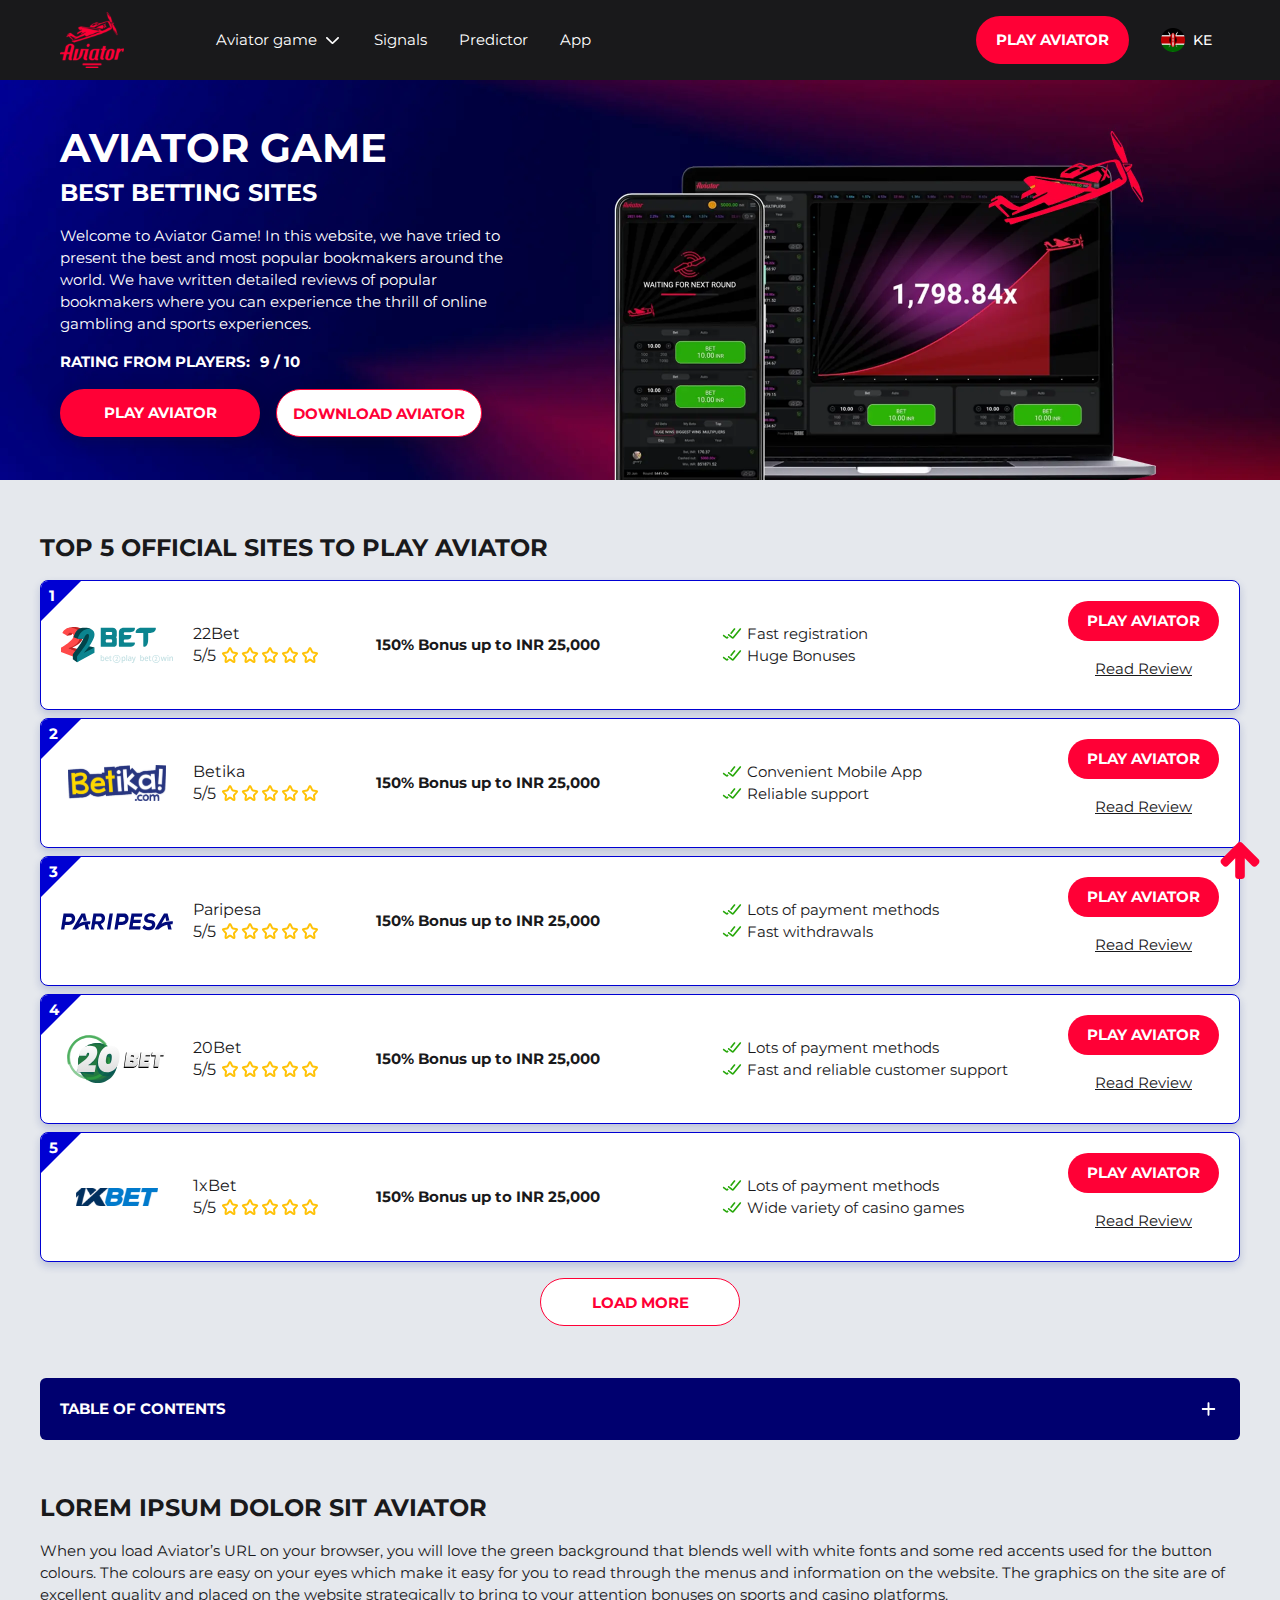
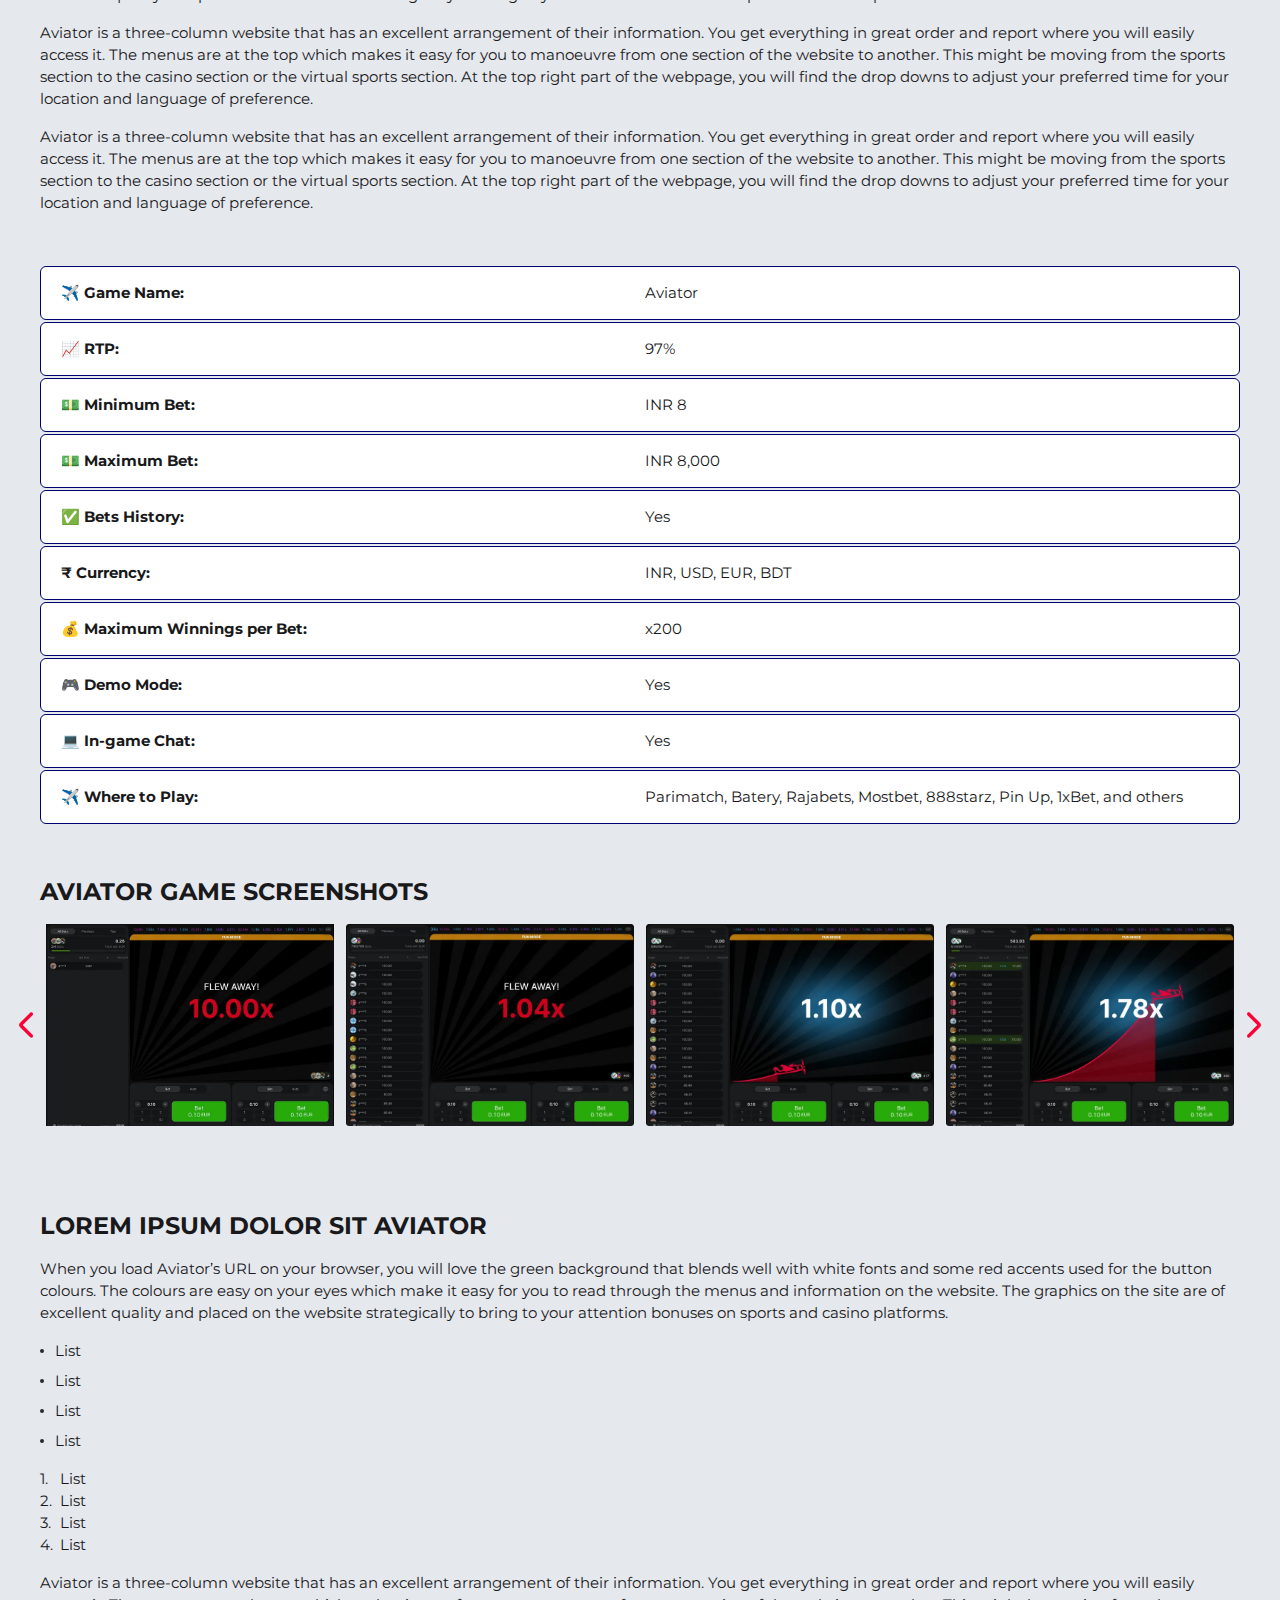
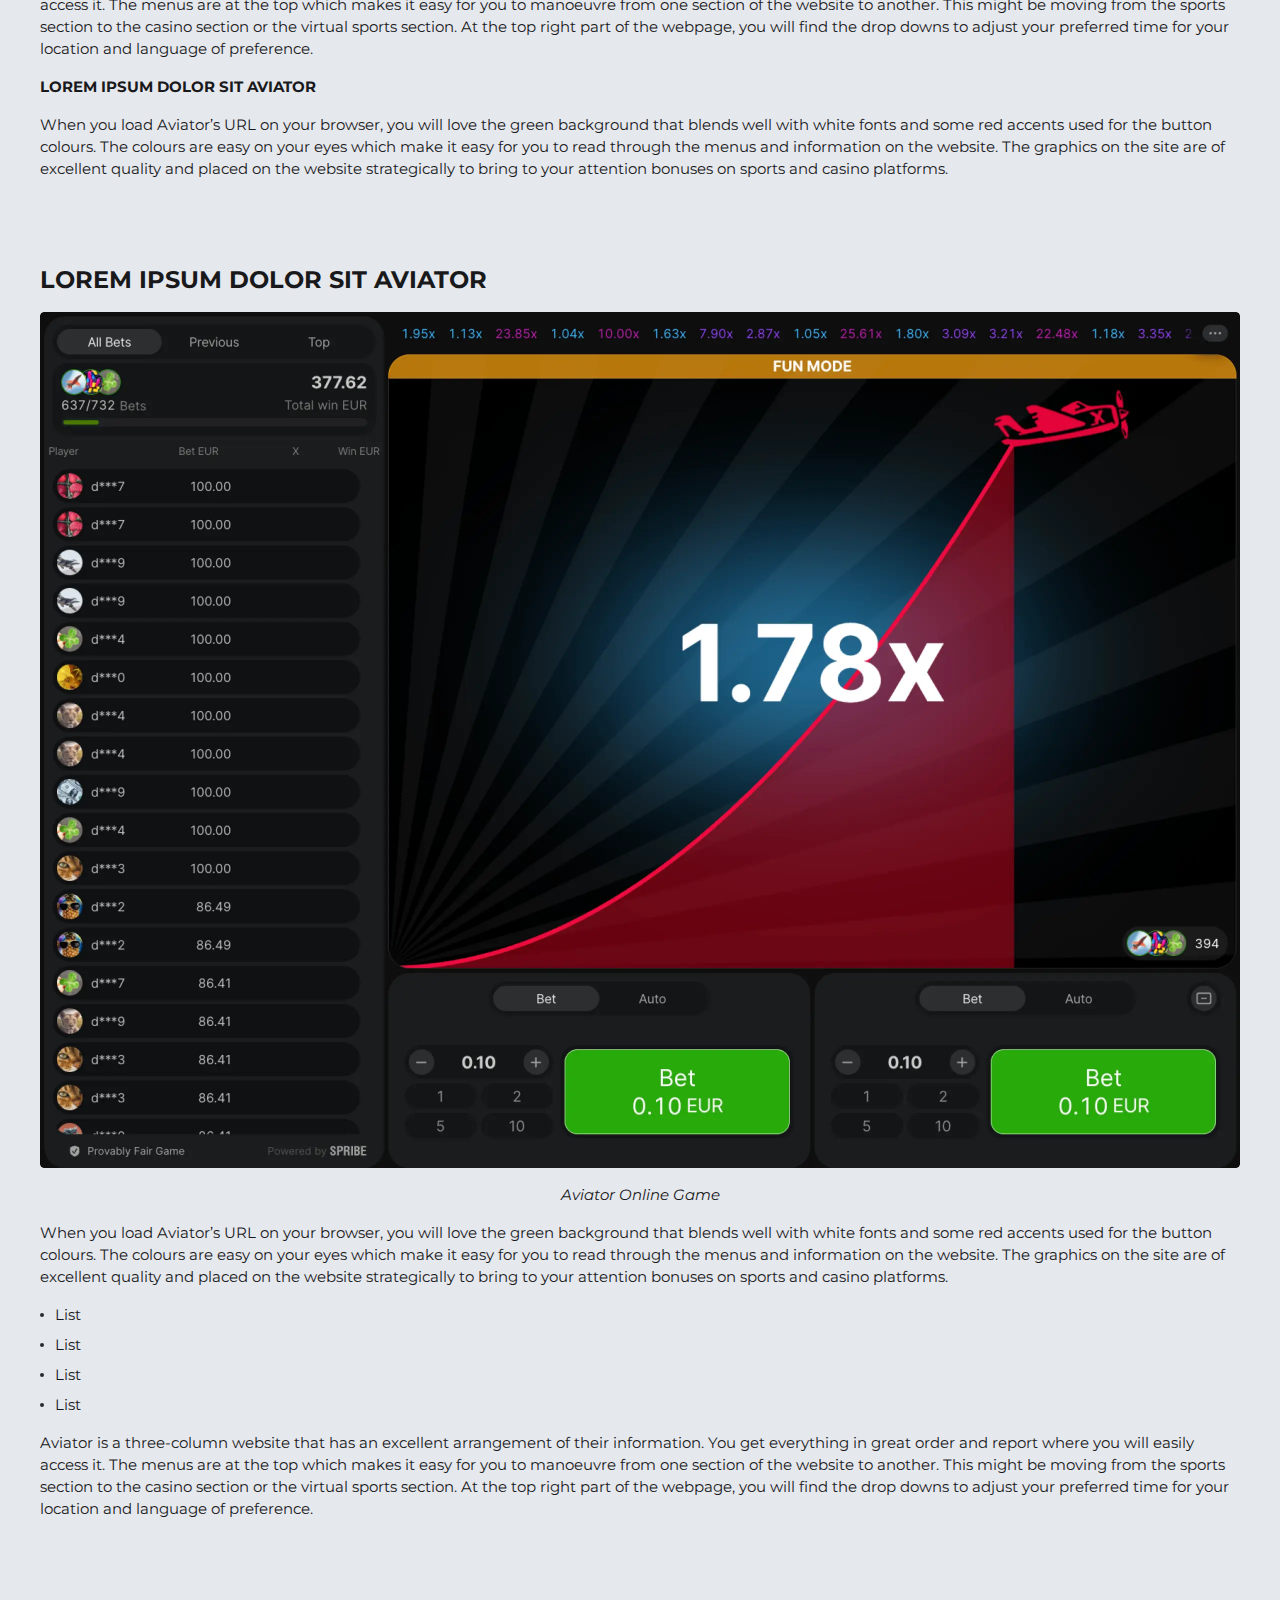
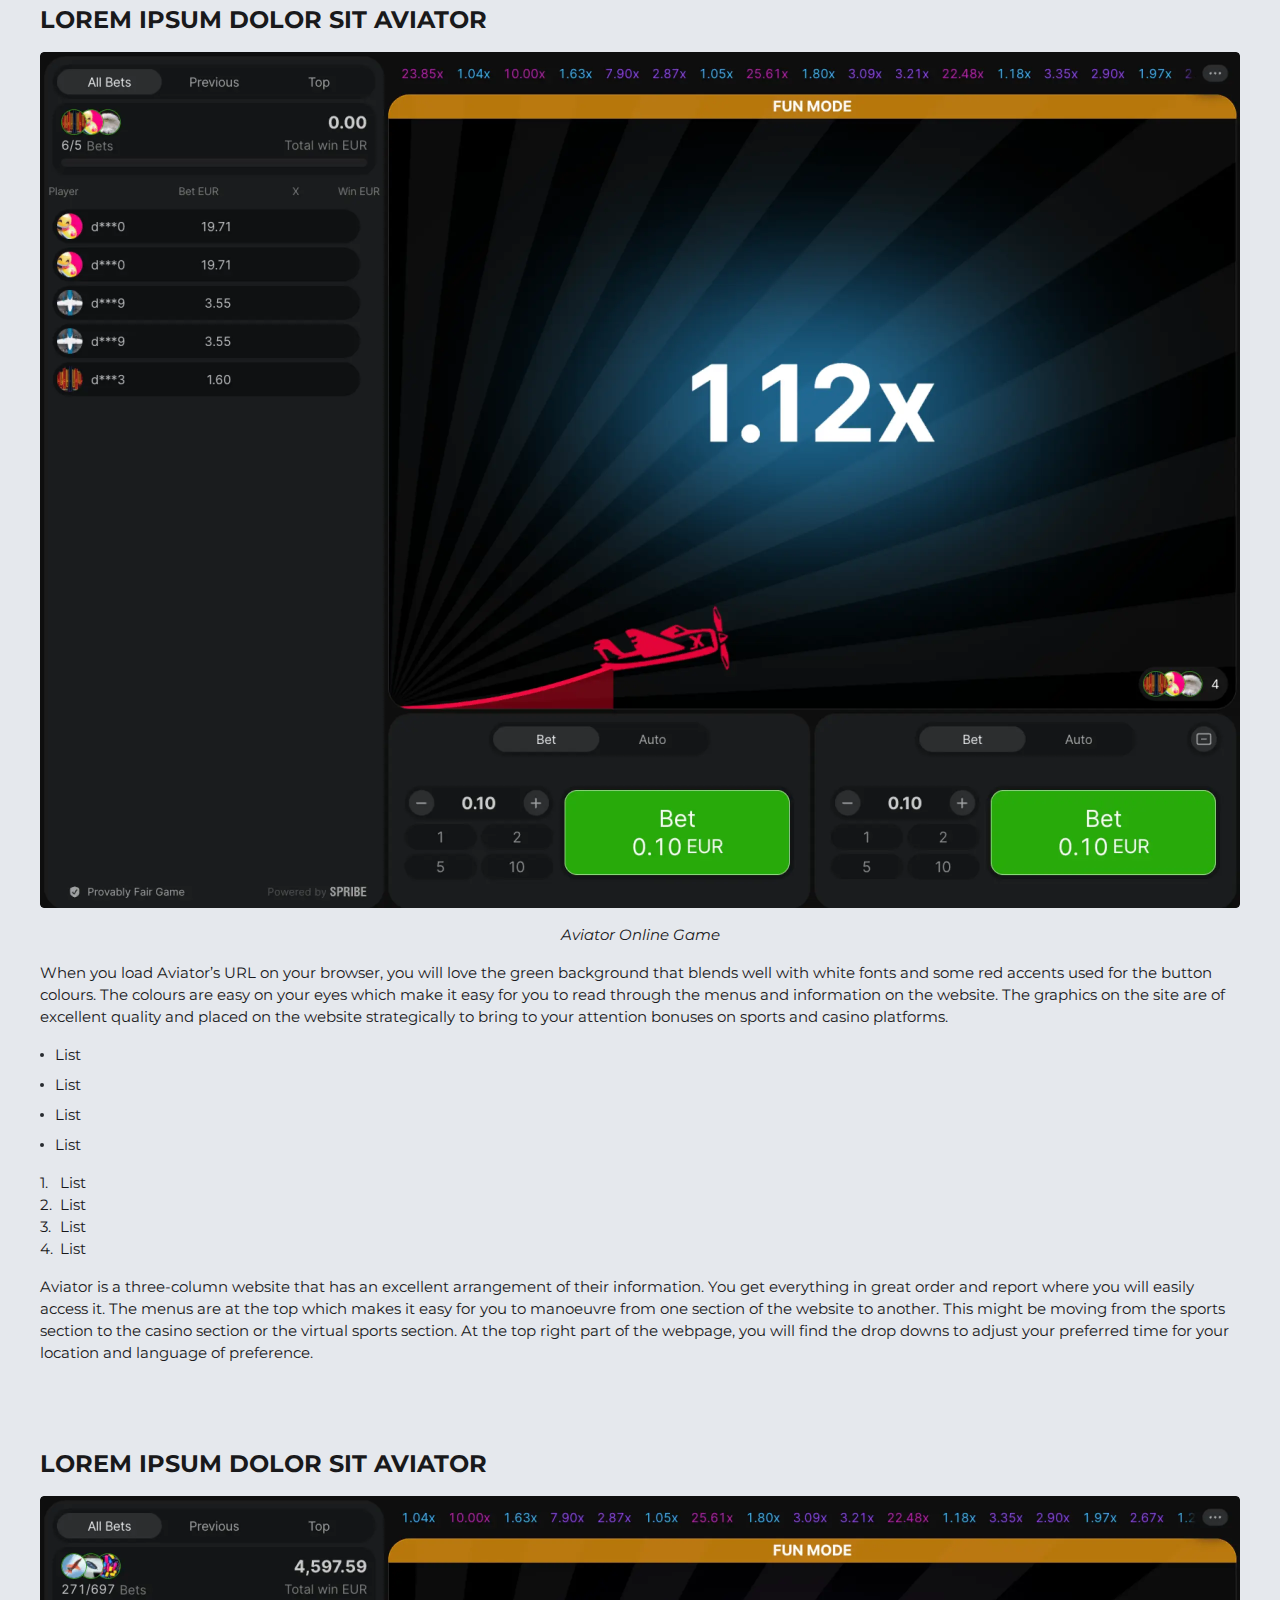
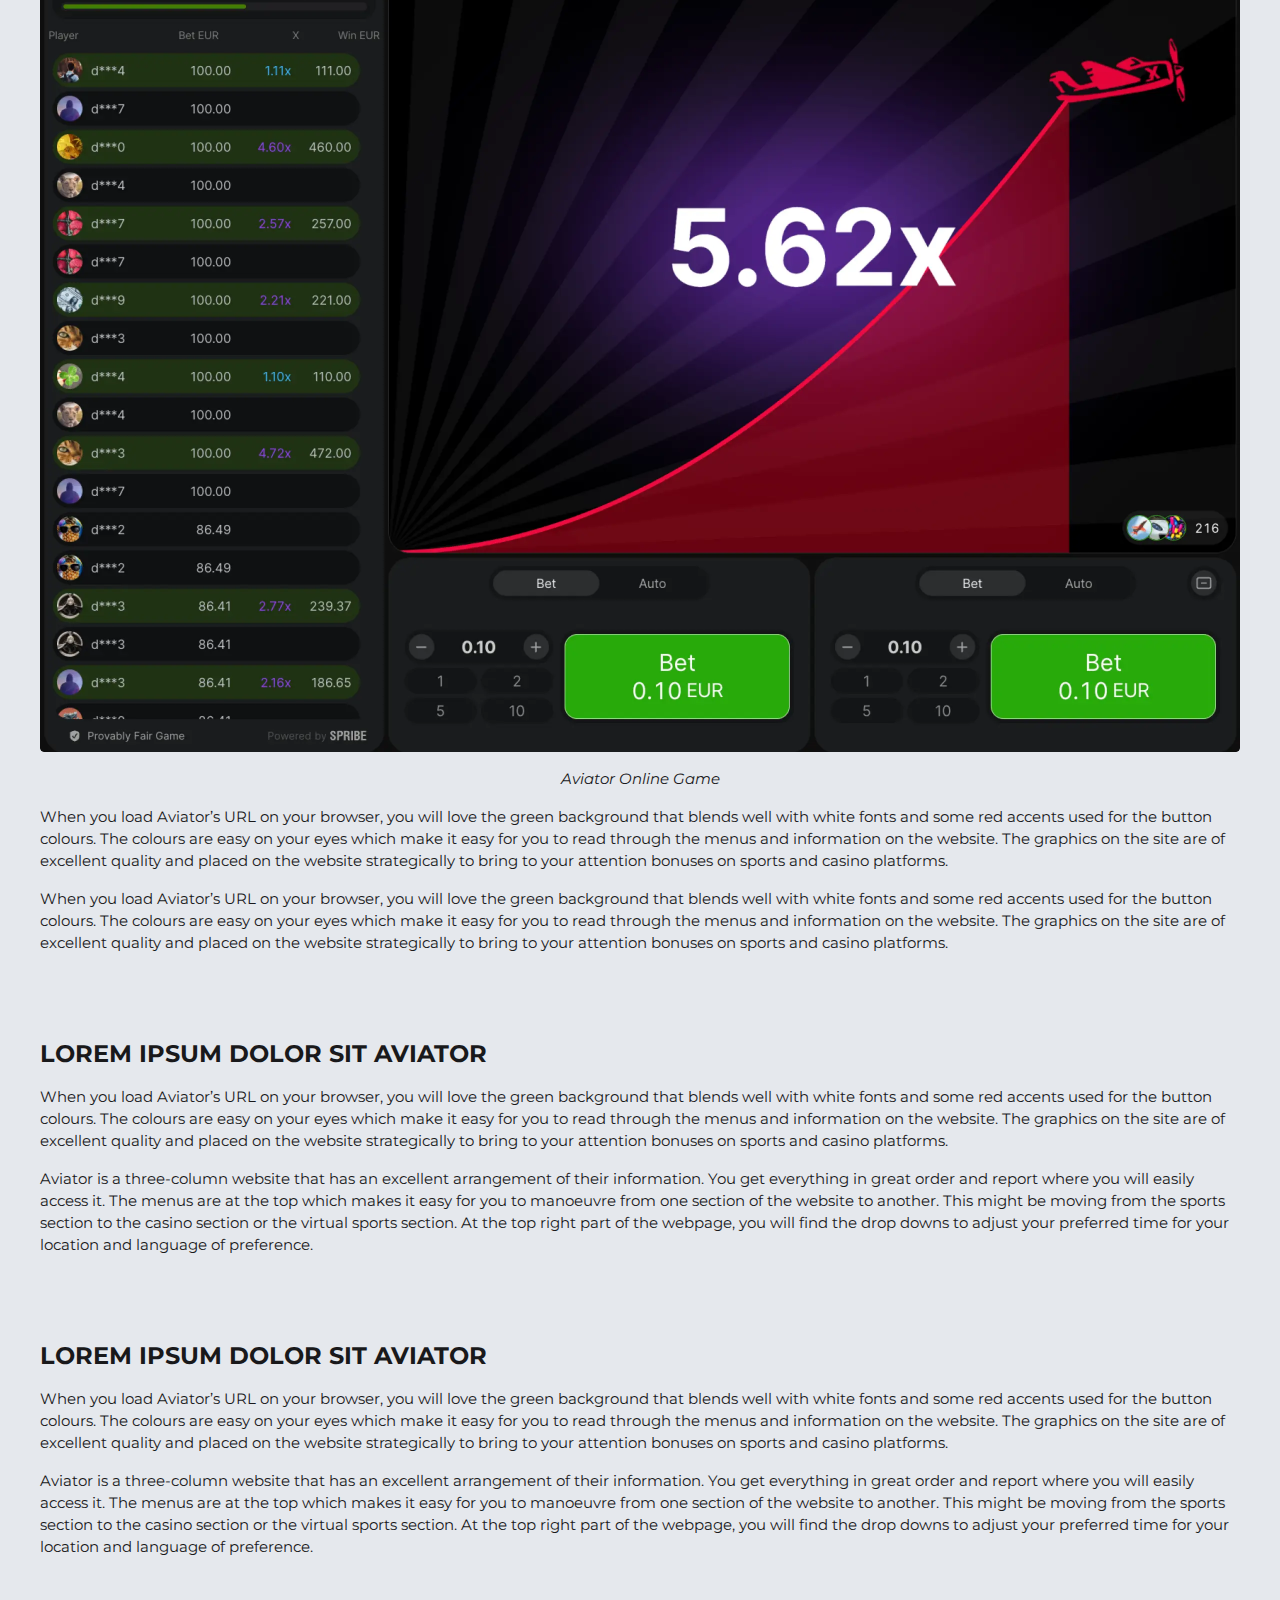
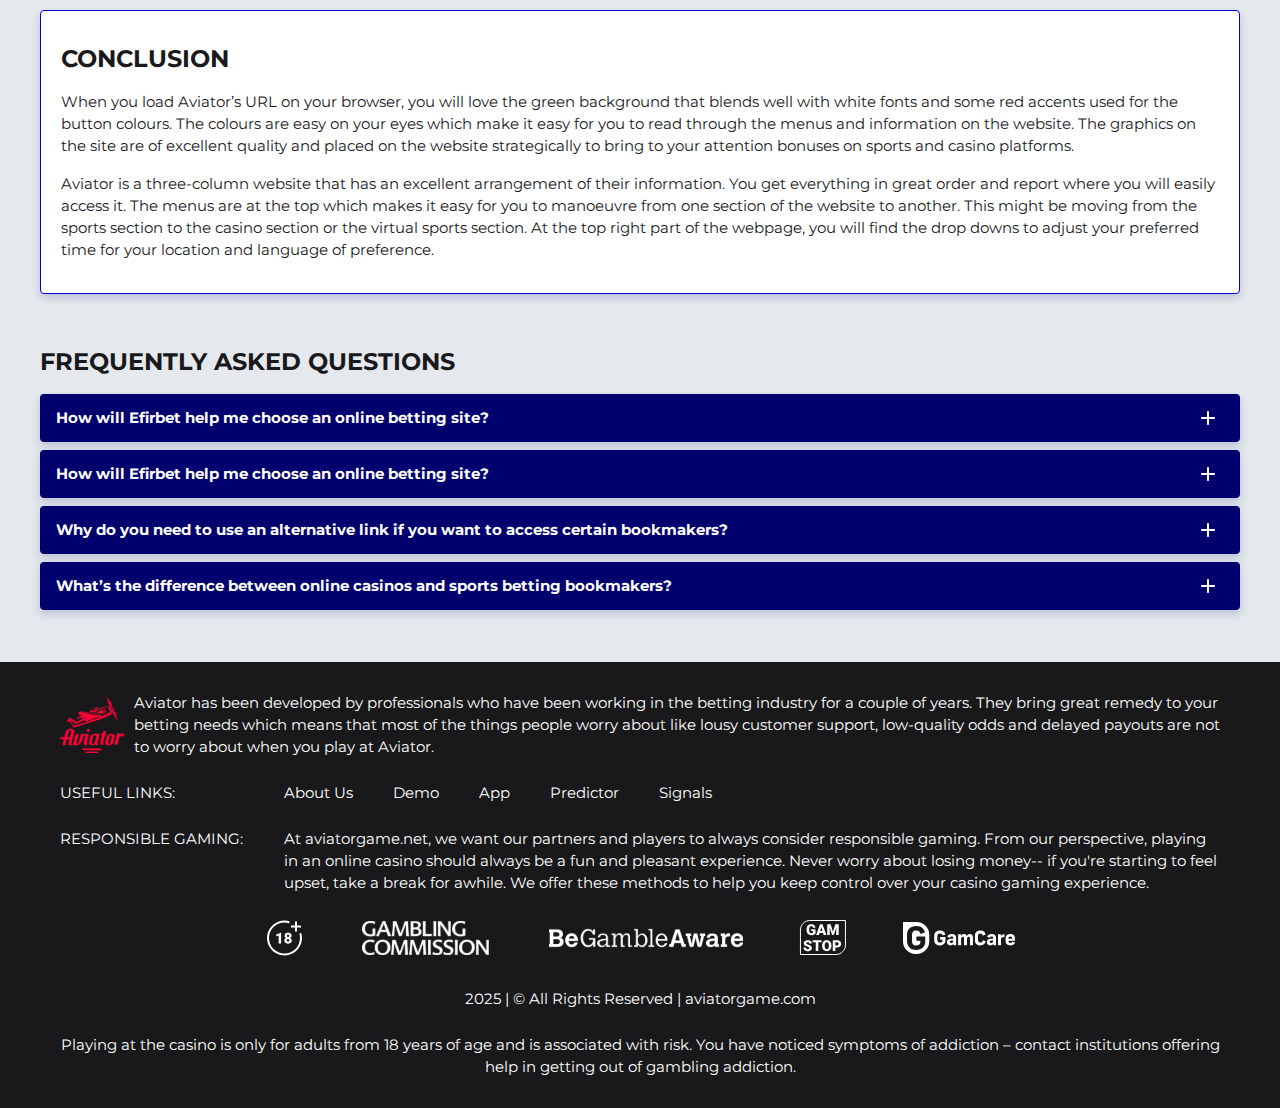
<file: index.html>
<!DOCTYPE html>
<html lang="ke">
  <head>
    <meta charset="UTF-8" />
   
    <meta name="viewport" content="width=device-width, initial-scale=1.0" />
    <title>AVIATOR GAME
BEST BETTING SITES</title>
    <meta name="description" content />
    <meta property="og:site_name" content />
    <meta property="og:title" content />
    <meta property="og:type" content="website" />
    <meta property="og:url" content />
    <meta property="og:image" content />
    <meta property="og:image:alt" content />
    <meta property="og:locale" content="ke" />
    <meta property="og:description" content />
    <link rel="preconnect" href="https://fonts.googleapis.com" />
    <link rel="preconnect" href="https://fonts.gstatic.com" crossorigin />
   <link href="https://fonts.googleapis.com/css2?family=Montserrat:wght@100;200;300;400;500;600;700;800;900&display=swap" rel="stylesheet">

    <link rel="stylesheet" href="./css/reset.css" />
    <link rel="stylesheet" href="./css/main.css" />
    <link rel="stylesheet" href="./css/media.css"/>
    <link rel="icon" href="./images/logo.svg" type="image/x-icon"/>
    <script
    src="https://code.jquery.com/jquery-3.6.1.min.js"
    integrity="sha256-o88AwQnZB+VDvE9tvIXrMQaPlFFSUTR+nldQm1LuPXQ="
    crossorigin="anonymous"
  ></script>
  </head>
  <body>
    <header class="header">
      <section class="content header__content">
        <a href="./index.html" class="logo header__logo"
          ><img src="./images/logo.svg" alt="logo" title
        /></a>
        <button class="header__btn-menu" >
          <svg width="16px" height="16px" viewBox="0 0 16 16" xmlns="http://www.w3.org/2000/svg">
              <rect y="0" width="16" height="3" rx="1.5"></rect>
              <rect y="6.5" width="16" height="3" rx="1.5"></rect>
              <rect y="13" width="16" height="3" rx="1.5"></rect>
            </svg>
        </button>

          <nav class="menu header__menu">
            <ul class="header__menu-list">
                
              <li>
                <div class="header__menu-wrapper">
                <div class="js-button-expander js-button-expander--menu" >
                <a href="#" >
                <span>Aviator game</span>
              </a>
              </div>
              <div class="header__menu-wrap js-expand-content js-expand-content--menu">
                <ul class="header__menu-wrap-list">
                  <li>
                    <a href="./demo.html">
                    <span>Demo</span>
                  </a></li>
                 
                </ul>
              </div>
              </div>
               <a href="#" class="header__menu-item">
                <span>Aviator game</span>
              </a>
              </li>
              
              <li>
                <a href="./signals.html">
                Signals
                </a>
              </li>
               <li>
                <a href="./predictor.html">
              Predictor
                </a>
              </li> <li>
                <a href="./app.html">
                App
                </a>
              </li> 
              <li >
             <a href="./demo.html">Demo</a>
            </li>
             
            </ul>
            <div class="header__button header__button-menu " >
              <a href="#" class="button  button__login-menu">Play Aviator</a>
              
            </div>
           
          </nav>
            <a href="#" class="button button__login">Play Aviator</a>
           
           
            
            
              <div class="header__language">
                <div class="header__flag-wrap">
                  <a class="header__country" href="#">
                    <span><img src="./images/flag.png" alt=" Flag" title /></span>
                    <span>ke</span>
                  </a>
                </div>
                
              </div>  
      </section>
    </header>
     <main class="main home">
      <section class="content hero">
           
            <div class="background">
              <img src="./images/main/bg-main.webp" alt="hero" title />
              
            </div>
            <div class="hero__wrapper hero__wrapper-main">
              <div class="hero__data">
                <h1 class="title general hero__title">
                 AVIATOR GAME
                </h1>
                <p class="hero__subtitle">BEST BETTING SITES</p>
                <p>Welcome to Aviator Game! In this website, we have tried to present the best and most popular bookmakers around the world. We have written detailed reviews of popular bookmakers where you can experience the thrill of online gambling and sports experiences.</p>
                <div class="hero__rating" >
                  <p>Rating from Players:</p>
                  
                  <span >
                    <span >9</span>
                  <span>/</span> 
                  <span >10</span>
                 
                  </span>
                </div>
                
                <div class="hero__buttons">
                  <a href="#" class="button  hero__button">Play Aviator</a>
                <a href="#" class="button  hero__button">Download Aviator</a>
                </div>
              </div>
             
            </div>
          </section>
      <section class="main__wrap">
         
       <section class="content__wrapper ">

       
         <section class=" content sites">
          <h2 class="title high sites__title">Top 5 Official Sites to Play Aviator</h2>
          <ol class="angled-numbered-list">
  <li>
    <div class="number-label"></div>
    <div class="card-content">
      <img src="./images/main/logo1.svg" alt="logo" title>
      <div class="info">
        <p>22Bet</p>
        <div class="info__wrap">
          <p>5/5</p>
        <div class="ratings__img">
<img src="./images/main/ratings-icon.svg" alt="icon" title>
<img src="./images/main/ratings-icon.svg" alt="icon" title>
<img src="./images/main/ratings-icon.svg" alt="icon" title>
<img src="./images/main/ratings-icon.svg" alt="icon" title>
<img src="./images/main/ratings-icon.svg" alt="icon" title>
        </div>
        </div>
      </div>
      <p class="card-content-text">150% Bonus up to INR 25,000</p>
     
        <ul>
          <li><img src="./images/main/features-icon.svg" alt="icon" title>Fast registration</li>
          <li><img src="./images/main/features-icon.svg" alt="icon" title>Huge Bonuses</li>
        </ul>
      
     <div class="sites__buttons">
          <a href="#" class="button sites__btn">Play Aviator</a>
            <a href="#" class="button sites__btn">Read Review</a>
        </div>
    </div>
  </li>
  <li>
    <div class="number-label"></div>
    <div class="card-content">
      <img src="./images/main/logo2.svg" alt="logo" title>
      <div class="info">
        <p>Betika</p>
        <div class="info__wrap">
          <p>5/5</p>
        <div class="ratings__img">
<img src="./images/main/ratings-icon.svg" alt="icon" title>
<img src="./images/main/ratings-icon.svg" alt="icon" title>
<img src="./images/main/ratings-icon.svg" alt="icon" title>
<img src="./images/main/ratings-icon.svg" alt="icon" title>
<img src="./images/main/ratings-icon.svg" alt="icon" title>
        </div>
        </div>
      </div>
      <p class="card-content-text">150% Bonus up to INR 25,000</p>
     
        <ul>
          <li><img src="./images/main/features-icon.svg" alt="icon" title>Convenient Mobile App</li>
          <li><img src="./images/main/features-icon.svg" alt="icon" title>Reliable support</li>
        </ul>
      
     <div class="sites__buttons">
          <a href="#" class="button sites__btn">Play Aviator</a>
            <a href="#" class="button sites__btn">Read Review</a>
        </div>
    </div>
  </li>
  <li>
    <div class="number-label"></div>
    <div class="card-content">
      <img src="./images/main/logo3.svg" alt="logo" title>
      <div class="info">
        <p>Paripesa</p>
        <div class="info__wrap">
          <p>5/5</p>
        <div class="ratings__img">
<img src="./images/main/ratings-icon.svg" alt="icon" title>
<img src="./images/main/ratings-icon.svg" alt="icon" title>
<img src="./images/main/ratings-icon.svg" alt="icon" title>
<img src="./images/main/ratings-icon.svg" alt="icon" title>
<img src="./images/main/ratings-icon.svg" alt="icon" title>
        </div>
        </div>
      </div>
      <p class="card-content-text">150% Bonus up to INR 25,000</p>
     
        <ul>
          <li><img src="./images/main/features-icon.svg" alt="icon" title>Lots of payment methods</li>
          <li><img src="./images/main/features-icon.svg" alt="icon" title>Fast withdrawals</li>
        </ul>
      
     <div class="sites__buttons">
          <a href="#" class="button sites__btn">Play Aviator</a>
            <a href="#" class="button sites__btn">Read Review</a>
        </div>
    </div>
  </li>
  <li>
    <div class="number-label"></div>
    <div class="card-content">
      <img src="./images/main/logo4.svg" alt="logo" title>
      <div class="info">
        <p>20Bet</p>
        <div class="info__wrap">
          <p>5/5</p>
        <div class="ratings__img">
<img src="./images/main/ratings-icon.svg" alt="icon" title>
<img src="./images/main/ratings-icon.svg" alt="icon" title>
<img src="./images/main/ratings-icon.svg" alt="icon" title>
<img src="./images/main/ratings-icon.svg" alt="icon" title>
<img src="./images/main/ratings-icon.svg" alt="icon" title>
        </div>
        </div>
      </div>
      <p class="card-content-text">150% Bonus up to INR 25,000</p>
     
        <ul>
          <li><img src="./images/main/features-icon.svg" alt="icon" title>Lots of payment methods</li>
          <li><img src="./images/main/features-icon.svg" alt="icon" title>Fast and reliable customer support</li>
        </ul>
      
     <div class="sites__buttons">
          <a href="#" class="button sites__btn">Play Aviator</a>
            <a href="#" class="button sites__btn">Read Review</a>
        </div>
    </div>
  </li>
  <li>
    <div class="number-label"></div>
    <div class="card-content">
      <img src="./images/main/logo5.svg" alt="logo" title>
      <div class="info">
        <p>1xBet</p>
        <div class="info__wrap">
          <p>5/5</p>
        <div class="ratings__img">
<img src="./images/main/ratings-icon.svg" alt="icon" title>
<img src="./images/main/ratings-icon.svg" alt="icon" title>
<img src="./images/main/ratings-icon.svg" alt="icon" title>
<img src="./images/main/ratings-icon.svg" alt="icon" title>
<img src="./images/main/ratings-icon.svg" alt="icon" title>
        </div>
        </div>
      </div>
      <p class="card-content-text">150% Bonus up to INR 25,000</p>
     
        <ul>
          <li><img src="./images/main/features-icon.svg" alt="icon" title>Lots of payment methods</li>
          <li><img src="./images/main/features-icon.svg" alt="icon" title>Wide variety of casino games</li>
        </ul>
      
     <div class="sites__buttons">
          <a href="#" class="button sites__btn">Play Aviator</a>
            <a href="#" class="button sites__btn">Read Review</a>
        </div>
    </div>
  </li>
 
</ol>
<a href="#" class="button site__btn">Load More</a>
         </section>
          <section class="content menu-review__content">
                <div class="menu__review-desk menu__review-content">Table of Contents
</div>
                <ul class="menu__review menu__review-list">
                    <li><a href="#">The Best Sites to Play Aviator Game</a></li>
                    <li><a href="#">What is Aviator Online?</a></li>
                    <li><a href="#">Best Websites to Play Aviator</a></li>
                    <li><a href="#">How to Start Play Aviator</a></li>
                    <li><a href="#">Aviator Demo</a></li>
                    <li><a href="#">Differences Between Aviator Game in Different Casinos</a></li>
                    <li><a href="#">Aviator Strategies</a></li>
                    <li><a href="#">Aviator Predictor</a></li>
                    <li><a href="#">Aviator App</a></li>
                    <li><a href="#">Legality of Aviator Game</a></li>
                    <li><a href="#">Aviator Reviews</a></li>
                    <li><a href="#">Responsible Gaming</a></li>
                    <li><a href="#">Conclusion</a></li>
                    <li><a href="#">FAQ</a></li>
                </ul>
             
          
          </section>
          <section class="content article">
            <h2 class="title high article__title">Lorem Ipsum Dolor Sit Aviator</h2>
            <p>
             When you load Aviator’s URL on your browser, you will love the green background that blends well with white fonts and some red accents used for the button colours. The colours are easy on your eyes which make it easy for you to read through the menus and information on the website. The graphics on the site are of excellent quality and placed on the website strategically to bring to your attention bonuses on sports and casino platforms.
            </p>
            <p>
              Aviator is a three-column website that has an excellent arrangement of their information. You get everything in great order and report where you will easily access it. The menus are at the top which makes it easy for you to manoeuvre from one section of the website to another. This might be moving from the sports section to the casino section or the virtual sports section. At the top right part of the webpage, you will find the drop downs to adjust your preferred time for your location and language of preference.
            </p>
            <p>Aviator is a three-column website that has an excellent arrangement of their information. You get everything in great order and report where you will easily access it. The menus are at the top which makes it easy for you to manoeuvre from one section of the website to another. This might be moving from the sports section to the casino section or the virtual sports section. At the top right part of the webpage, you will find the drop downs to adjust your preferred time for your location and language of preference.</p>
          </section>
           
           <section class="content features">
           
            <table class="features__table">
               <tbody class="features__group">
                 
                   <tr>
                   <td>✈️ Game Name:</td>
                   <td>Aviator</td>
                  </tr>
                  <tr>
                   <td>📈 RTP:</td>
                   <td>97%</td>
                  </tr>
                  <tr>
                   <td>💵 Minimum Bet:</td>
                   <td>INR 8</td>
                  </tr>
               
                     <tr>
                     <td>💵 Maximum Bet:</td>
                     <td>INR 8,000</td>
                   </tr>
                   <tr>
                     <td>✅ Bets History:</td>
                     <td>Yes</td>
                   </tr>
                   <tr>
                     <td>₹ Currency:</td>
                     <td>INR, USD, EUR, BDT</td>
                   </tr>
                <tr>
                  <td>💰 Maximum Winnings per Bet:</td>
                  <td>x200</td>
                </tr>
                <tr>
                  <td>🎮 Demo Mode:</td>
                  <td>Yes</td>
                </tr>
                <tr>
                  <td>💻 In-game Chat:</td>
                  <td>Yes</td>
                </tr>
                <tr>
                  <td>✈️ Where to Play:</td>
                  <td>Parimatch, Batery, Rajabets, Mostbet, 888starz, Pin Up, 1xBet, and others</td>
                </tr>
               </tbody>
             </table>
            
           </section>
         <section class="content sliders">
  <h2 class="title high slider__title">Aviator Game Screenshots</h2>

  <div class="slider">
    <button class="prev">
      <img src="./images/main/slider-left-arrow.svg" alt="left arrow" title>
    </button>

    <div class="slides-wrapper">
      <div class="slides">
        <img src="./images/main/slider1.webp" alt="slide" class="slide" title="">
        <img src="./images/main/slider2.webp" alt="slide" class="slide" title="">
        <img src="./images/main/slider3.webp" alt="slide" class="slide" title="">
        <img src="./images/main/slider4.webp" alt="slide" class="slide" title="">
        <img src="./images/main/slider5.webp" alt="slide" class="slide" title="">
        <img src="./images/main/slider6.webp" alt="slide" class="slide" title="">
        <img src="./images/main/slider7.webp" alt="slide" class="slide" title="">
        <img src="./images/main/slider8.webp" alt="slide" class="slide" title="">
        <img src="./images/main/slider9.webp" alt="slide" class="slide" title="">
        <img src="./images/main/slider10.webp" alt="slide" class="slide" title="">
      </div>
    </div>

    <button class="next">
      <img src="./images/main/slider-right-arrow.svg" alt="right arrow" title>
    </button>
  </div>
</section>

    
           <section class="content article">
            <h2 class="title high article__title">Lorem Ipsum Dolor Sit Aviator</h2>
            <p>
              When you load Aviator’s URL on your browser, you will love the green background that blends well with white fonts and some red accents used for the button colours. The colours are easy on your eyes which make it easy for you to read through the menus and information on the website. The graphics on the site are of excellent quality and placed on the website strategically to bring to your attention bonuses on sports and casino platforms.
            </p>
            
            <ul>
              <li>List</li>
              <li>List</li>
              <li>List</li>
               <li>List</li>
            </ul>
             <ol>
              <li>List</li>
              <li>List</li>
              <li>List</li>
               <li>List</li>
            </ol>
            <p>
             Aviator is a three-column website that has an excellent arrangement of their information. You get everything in great order and report where you will easily access it. The menus are at the top which makes it easy for you to manoeuvre from one section of the website to another. This might be moving from the sports section to the casino section or the virtual sports section. At the top right part of the webpage, you will find the drop downs to adjust your preferred time for your location and language of preference.
            </p>
            <h3>Lorem Ipsum Dolor Sit Aviator</h3>
            <p>When you load Aviator’s URL on your browser, you will love the green background that blends well with white fonts and some red accents used for the button colours. The colours are easy on your eyes which make it easy for you to read through the menus and information on the website. The graphics on the site are of excellent quality and placed on the website strategically to bring to your attention bonuses on sports and casino platforms.</p>
          </section>
            <section class="content article">
            <h2 class="title high article__title">Lorem Ipsum Dolor Sit Aviator</h2>
            <div class="images">
                <img src="./images/main/image1-main.webp" alt="banner" title />
                 <p class="images__title">Aviator Online Game</p>
              </div>
            <p>
              When you load Aviator’s URL on your browser, you will love the green background that blends well with white fonts and some red accents used for the button colours. The colours are easy on your eyes which make it easy for you to read through the menus and information on the website. The graphics on the site are of excellent quality and placed on the website strategically to bring to your attention bonuses on sports and casino platforms.
            </p>
  <ul>
              <li>List</li>
              <li>List</li>
              <li>List</li>
               <li>List</li>
            </ul>
            <p>
             Aviator is a three-column website that has an excellent arrangement of their information. You get everything in great order and report where you will easily access it. The menus are at the top which makes it easy for you to manoeuvre from one section of the website to another. This might be moving from the sports section to the casino section or the virtual sports section. At the top right part of the webpage, you will find the drop downs to adjust your preferred time for your location and language of preference.
            </p>
           
          </section>
         
          <section class="content article">
            <h2 class="title high article__title">Lorem Ipsum Dolor Sit Aviator</h2>
            <div class="images">
                <img src="./images/main/image2-main.webp" alt="banner" title/>
                 <p class="images__title">Aviator Online Game</p>
              </div>
            <p>
             When you load Aviator’s URL on your browser, you will love the green background that blends well with white fonts and some red accents used for the button colours. The colours are easy on your eyes which make it easy for you to read through the menus and information on the website. The graphics on the site are of excellent quality and placed on the website strategically to bring to your attention bonuses on sports and casino platforms.
            </p>
             <ul>
              <li>List</li>
              <li>List</li>
              <li>List</li>
               <li>List</li>
            </ul>
             <ol>
              <li>List</li>
              <li>List</li>
              <li>List</li>
               <li>List</li>
            </ol>
            <p>
             Aviator is a three-column website that has an excellent arrangement of their information. You get everything in great order and report where you will easily access it. The menus are at the top which makes it easy for you to manoeuvre from one section of the website to another. This might be moving from the sports section to the casino section or the virtual sports section. At the top right part of the webpage, you will find the drop downs to adjust your preferred time for your location and language of preference.
            </p>
            
          </section>
          <section class="content article">
            <h2 class="title high article__title">Lorem Ipsum Dolor Sit Aviator</h2>
            <div class="images">
                <img src="./images/main/image3-main.webp" alt="banner" title/>
                 <p class="images__title">Aviator Online Game</p>
              </div>
            <p>
              When you load Aviator’s URL on your browser, you will love the green background that blends well with white fonts and some red accents used for the button colours. The colours are easy on your eyes which make it easy for you to read through the menus and information on the website. The graphics on the site are of excellent quality and placed on the website strategically to bring to your attention bonuses on sports and casino platforms.
            </p>

            <p>
              When you load Aviator’s URL on your browser, you will love the green background that blends well with white fonts and some red accents used for the button colours. The colours are easy on your eyes which make it easy for you to read through the menus and information on the website. The graphics on the site are of excellent quality and placed on the website strategically to bring to your attention bonuses on sports and casino platforms.
            </p>
            
          </section>
          <section class="content article">
            <h2 class="title high article__title">Lorem Ipsum Dolor Sit Aviator</h2>
            <p>When you load Aviator’s URL on your browser, you will love the green background that blends well with white fonts and some red accents used for the button colours. The colours are easy on your eyes which make it easy for you to read through the menus and information on the website. The graphics on the site are of excellent quality and placed on the website strategically to bring to your attention bonuses on sports and casino platforms.</p>
            <p>Aviator is a three-column website that has an excellent arrangement of their information. You get everything in great order and report where you will easily access it. The menus are at the top which makes it easy for you to manoeuvre from one section of the website to another. This might be moving from the sports section to the casino section or the virtual sports section. At the top right part of the webpage, you will find the drop downs to adjust your preferred time for your location and language of preference.</p>
          </section>
          <section class="content article">
            <h2 class="title high article__title">Lorem Ipsum Dolor Sit Aviator</h2>
            <p>When you load Aviator’s URL on your browser, you will love the green background that blends well with white fonts and some red accents used for the button colours. The colours are easy on your eyes which make it easy for you to read through the menus and information on the website. The graphics on the site are of excellent quality and placed on the website strategically to bring to your attention bonuses on sports and casino platforms.</p>
            <p>Aviator is a three-column website that has an excellent arrangement of their information. You get everything in great order and report where you will easily access it. The menus are at the top which makes it easy for you to manoeuvre from one section of the website to another. This might be moving from the sports section to the casino section or the virtual sports section. At the top right part of the webpage, you will find the drop downs to adjust your preferred time for your location and language of preference.</p>
          </section>
           <section class="content article article__conclusion">
            <h2 class="title high article__title">Conclusion</h2>
            <p>When you load Aviator’s URL on your browser, you will love the green background that blends well with white fonts and some red accents used for the button colours. The colours are easy on your eyes which make it easy for you to read through the menus and information on the website. The graphics on the site are of excellent quality and placed on the website strategically to bring to your attention bonuses on sports and casino platforms.</p>
            <p>Aviator is a three-column website that has an excellent arrangement of their information. You get everything in great order and report where you will easily access it. The menus are at the top which makes it easy for you to manoeuvre from one section of the website to another. This might be moving from the sports section to the casino section or the virtual sports section. At the top right part of the webpage, you will find the drop downs to adjust your preferred time for your location and language of preference.</p>
          </section>
          <section class="content faq">
            <h2 class="title high faq__title">Frequently Asked Questions</h2>
            <ul class="faq__list " >
              <li class="faq__item"  >
                <h3 class="title medium faq__subtitle js-button-expander"  >How will Efirbet help me choose an online betting site?
                 </h3>
                <div  class="faq__answer js-expand-content" >
                  <p  >
                   Aviator is a three-column website that has an excellent arrangement of their information. You get everything in great order and report where you will easily access it.
                  </p>
                </div>
              </li>
              <li class="faq__item"  >
                <h3 class="title medium faq__subtitle js-button-expander"  >How will Efirbet help me choose an online betting site?</h3>
                <div class="faq__answer js-expand-content" >
                  <p  >
                  Aviator is a three-column website that has an excellent arrangement of their information. You get everything in great order and report where you will easily access it.
                  </p>
                </div>
              </li> 
              <li class="faq__item" >
                <h3 class="title medium faq__subtitle js-button-expander" >Why do you need to use an alternative link if you want to access certain bookmakers?</h3>
                <div class="faq__answer js-expand-content">
                  <p >
                   Aviator is a three-column website that has an excellent arrangement of their information. You get everything in great order and report where you will easily access it.
                  </p>
                </div>
              </li> 
              <li class="faq__item"  >
                <h3 class="title medium faq__subtitle js-button-expander" >What’s the difference between online casinos and sports betting bookmakers?</h3>
                <div class="faq__answer js-expand-content" >
                  <p >
                   Aviator is a three-column website that has an excellent arrangement of their information. You get everything in great order and report where you will easily access it.
                  </p>
                </div>
              </li> 
            </ul>
          </section>
          
        </section> 
     
        <div class=""  onclick="scrollToTop()">
          <button class="main__arrow" id="scrollToTopBtn"></button>
        </div> 
        
      </section>
    </main> 
     <footer class=" footer ">
      <section class="content footer__content">
        <div class="footer__box">
          <img src="./images/logo.svg" alt="logo" title class="footer__logo">
          <p>Aviator has been developed by professionals who have been working in the betting industry for a couple of years. They bring great remedy to your betting needs which means that most of the things people worry about like lousy customer support, low-quality odds and delayed payouts are not to worry about when you play at Aviator.</p>
        </div>
<div class="footer__links">
  <p>Useful Links: </p>
  <ul>
    <li><a href="./about-us.html">About Us</a></li>
    <li><a href="./demo.html">Demo</a></li>
    <li><a href="./app.html">App</a></li>
    <li><a href="./predictor.html">Predictor</a></li>
    <li><a href="./signals.html">Signals</a></li>
  </ul>
</div>
<div class="footer__resp">
<p>Responsible Gaming:</p>
<div><p>At aviatorgame.net, we want our partners and players to always consider responsible gaming. From our perspective, playing in an online casino should always be a fun and pleasant experience. Never worry about losing money-- if you're starting to feel upset, take a break for awhile. We offer these methods to help you keep control over your casino gaming experience.</p>

</div></div>
<ul class="footer__cards">
  <li><a href="#"><img src="./images/footer/footer-icon1.svg" alt="card" title></a></li>
  <li><a href="#"><img src="./images/footer/footer-icon2.svg" alt="card" title></a></li>
  <li><a href="#"><img src="./images/footer/footer-icon3.svg" alt="card" title></a></li>
  <li><a href="#"><img src="./images/footer/footer-icon4.svg" alt="card" title></a></li>
  <li><a href="#"><img src="./images/footer/footer-icon5.svg" alt="card" title></a></li>
</ul>
<span class="footer__info">
  <span>2025</span>
  <span>|</span>
  <span>&copy; All Rights Reserved </span>
  <span>|</span>
  <span><a href="#">aviatorgame.com</a></span>
</span>
<p class="footer__text">Playing at the casino is only for adults from 18 years of age and is associated with risk. You have noticed symptoms of addiction – contact institutions offering help in getting out of gambling addiction.</p>
      </section>
    </footer>
    <script src="./js/arrowUp.js" defer></script>
    <script src="./js/sidebar.js" defer></script>
    <script src="./js/expander.js" defer></script>
    <script src="./js/mobile-menu.js" defer></script>
    <script src="./js/slider.js" defer></script>
    
  </body>
</html>
</file>
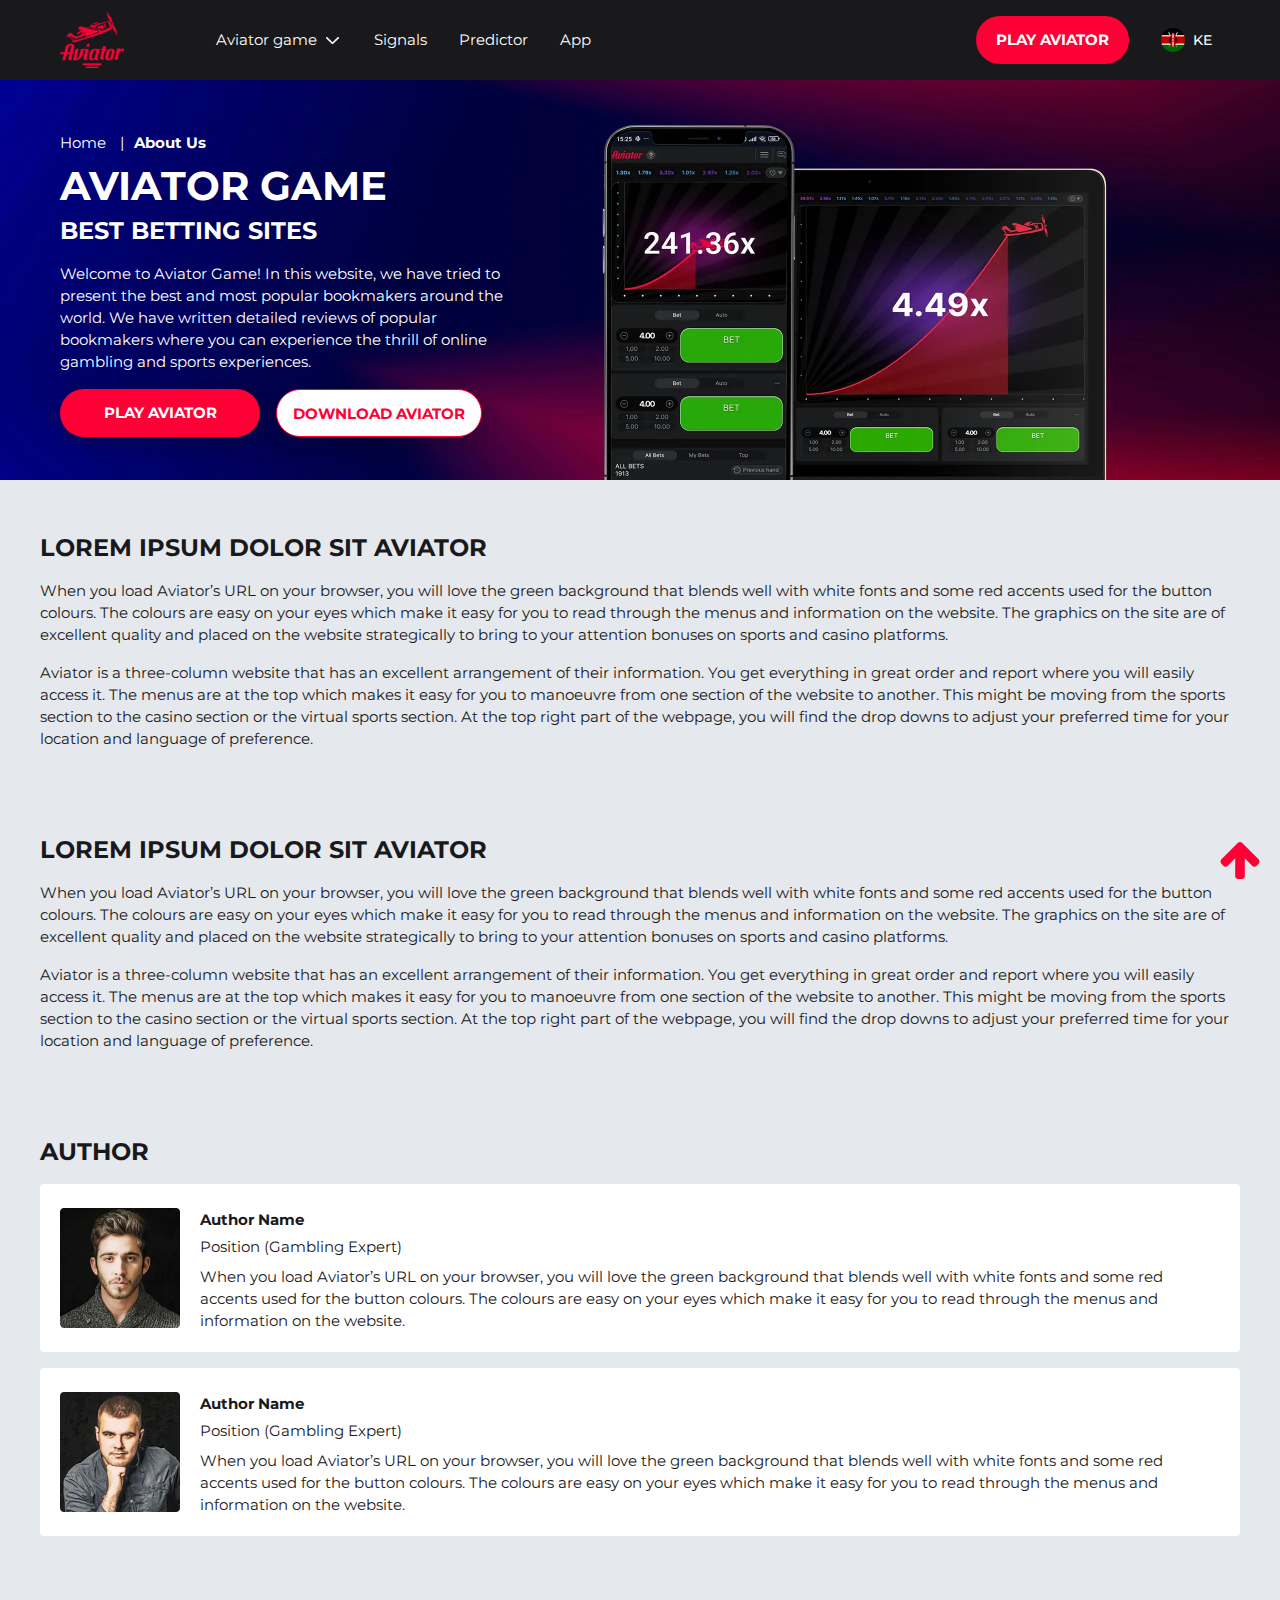
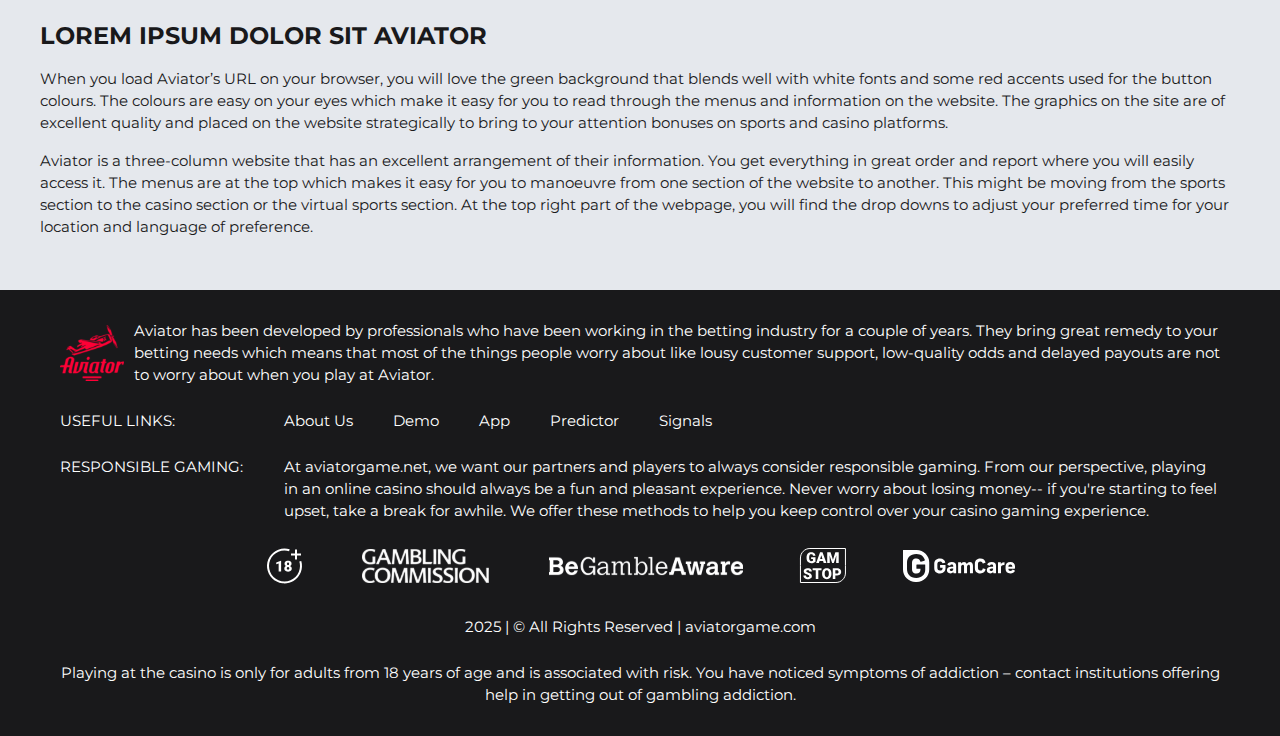
<file: about-us.html>
<!DOCTYPE html>
<html lang="ke">
  <head>
    <meta charset="UTF-8" />
   
    <meta name="viewport" content="width=device-width, initial-scale=1.0" />
    <title>AVIATOR GAME
BEST BETTING SITES</title>
    <meta name="description" content />
    <meta property="og:site_name" content />
    <meta property="og:title" content />
    <meta property="og:type" content="website" />
    <meta property="og:url" content />
    <meta property="og:image" content />
    <meta property="og:image:alt" content />
    <meta property="og:locale" content="ke" />
    <meta property="og:description" content />
    <link rel="preconnect" href="https://fonts.googleapis.com" />
    <link rel="preconnect" href="https://fonts.gstatic.com" crossorigin />
   <link href="https://fonts.googleapis.com/css2?family=Montserrat:wght@100;200;300;400;500;600;700;800;900&display=swap" rel="stylesheet">

    <link rel="stylesheet" href="./css/reset.css" />
    <link rel="stylesheet" href="./css/main.css" />
    <link rel="stylesheet" href="./css/media.css"/>
    <link rel="icon" href="./images/logo.svg" type="image/x-icon"/>
    <script
    src="https://code.jquery.com/jquery-3.6.1.min.js"
    integrity="sha256-o88AwQnZB+VDvE9tvIXrMQaPlFFSUTR+nldQm1LuPXQ="
    crossorigin="anonymous"
  ></script>
  </head>
  <body>
    <header class="header">
      <section class="content header__content">
        <a href="./index.html" class="logo header__logo"
          ><img src="./images/logo.svg" alt="logo" title
        /></a>
        <button class="header__btn-menu" >
          <svg width="16px" height="16px" viewBox="0 0 16 16" xmlns="http://www.w3.org/2000/svg">
              <rect y="0" width="16" height="3" rx="1.5"></rect>
              <rect y="6.5" width="16" height="3" rx="1.5"></rect>
              <rect y="13" width="16" height="3" rx="1.5"></rect>
            </svg>
        </button>

          <nav class="menu header__menu">
            <ul class="header__menu-list">
                
              <li>
                <div class="header__menu-wrapper">
                <div class="js-button-expander js-button-expander--menu" >
                <a href="#" >
                <span>Aviator game</span>
              </a>
              </div>
              <div class="header__menu-wrap js-expand-content js-expand-content--menu">
                <ul class="header__menu-wrap-list">
                  <li>
                    <a href="./demo.html">
                    <span>Demo</span>
                  </a></li>
                 
                </ul>
              </div>
              </div>
               <a href="#" class="header__menu-item">
                <span>Aviator game</span>
              </a>
              </li>
              
              <li>
                <a href="./signals.html">
                Signals
                </a>
              </li>
               <li>
                <a href="./predictor.html">
              Predictor
                </a>
              </li> <li>
                <a href="./app.html">
                App
                </a>
              </li> 
              <li >
             <a href="./demo.html">Demo</a>
            </li>
             
            </ul>
            <div class="header__button header__button-menu " >
              <a href="#" class="button  button__login-menu">Play Aviator</a>
              
            </div>
           
          </nav>
            <a href="#" class="button button__login">Play Aviator</a>
           
           
            
            
              <div class="header__language">
                <div class="header__flag-wrap">
                  <a class="header__country" href="#">
                    <span><img src="./images/flag.png" alt=" Flag" title /></span>
                    <span>ke</span>
                  </a>
                </div>
                
              </div>  
      </section>
    </header>
     <main class="main home">
      <section class="content hero">
           
            <div class="background background-page">
              <img src="./images/about/bg-about.webp" alt="hero" title />
              
            </div>
            <div class="hero__wrapper hero__wrapper-main">
              <div class="hero__data">
                  <ul
              class="breadcrumbs"
             
            >
              <li
                
              >
                <a href="#" >
                  <span >Home</span></a
                >
                
              </li>
              <li
               
              >
                <a href="#" >
                  <span >About Us</span></a
                >
                
              </li>
            </ul>
                <h1 class="title general hero__title">
                 AVIATOR GAME
                </h1>
                <p class="hero__subtitle">BEST BETTING SITES</p>
                <p>Welcome to Aviator Game! In this website, we have tried to present the best and most popular bookmakers around the world. We have written detailed reviews of popular bookmakers where you can experience the thrill of online gambling and sports experiences.</p>
                
                <div class="hero__buttons">
                  <a href="#" class="button  hero__button">Play Aviator</a>
                <a href="#" class="button  hero__button">Download Aviator</a>
                </div>
              </div>
             
            </div>
          </section>
      <section class="main__wrap">
         
       <section class="content__wrapper ">
        
          <section class="content article">
            <h2 class="title high article__title">Lorem Ipsum Dolor Sit Aviator</h2>
            <p>When you load Aviator’s URL on your browser, you will love the green background that blends well with white fonts and some red accents used for the button colours. The colours are easy on your eyes which make it easy for you to read through the menus and information on the website. The graphics on the site are of excellent quality and placed on the website strategically to bring to your attention bonuses on sports and casino platforms.</p>
            <p>Aviator is a three-column website that has an excellent arrangement of their information. You get everything in great order and report where you will easily access it. The menus are at the top which makes it easy for you to manoeuvre from one section of the website to another. This might be moving from the sports section to the casino section or the virtual sports section. At the top right part of the webpage, you will find the drop downs to adjust your preferred time for your location and language of preference.</p>
          </section>
         <section class="content article">
            <h2 class="title high article__title">Lorem Ipsum Dolor Sit Aviator</h2>
            <p>When you load Aviator’s URL on your browser, you will love the green background that blends well with white fonts and some red accents used for the button colours. The colours are easy on your eyes which make it easy for you to read through the menus and information on the website. The graphics on the site are of excellent quality and placed on the website strategically to bring to your attention bonuses on sports and casino platforms.</p>
            <p>Aviator is a three-column website that has an excellent arrangement of their information. You get everything in great order and report where you will easily access it. The menus are at the top which makes it easy for you to manoeuvre from one section of the website to another. This might be moving from the sports section to the casino section or the virtual sports section. At the top right part of the webpage, you will find the drop downs to adjust your preferred time for your location and language of preference.</p>
          </section>
         <section class="content author">
             <h2 class="title high author__title">Author</h2>
            <ul class="author__list">
                <li><img src="./images/about/photo1.webp" alt="author" title>
                <div class="author__info">
                    <h2>Author Name</h2>
            <p>Position (Gambling Expert)</p>
        <p>When you load Aviator’s URL on your browser, you will love the green background that blends well with white fonts and some red accents used for the button colours. The colours are easy on your eyes which make it easy for you to read through the menus and information on the website.</p>
                </div></li>
                <li><img src="./images/about/photo2.webp" alt="author" title>
                <div class="author__info"><h2>Author Name</h2>
            <p>Position (Gambling Expert)</p>
        <p>When you load Aviator’s URL on your browser, you will love the green background that blends well with white fonts and some red accents used for the button colours. The colours are easy on your eyes which make it easy for you to read through the menus and information on the website.</p></div></li>
            </ul>

         </section>
          <section class="content article">
            <h2 class="title high article__title">Lorem Ipsum Dolor Sit Aviator</h2>
            <p>When you load Aviator’s URL on your browser, you will love the green background that blends well with white fonts and some red accents used for the button colours. The colours are easy on your eyes which make it easy for you to read through the menus and information on the website. The graphics on the site are of excellent quality and placed on the website strategically to bring to your attention bonuses on sports and casino platforms.</p>
            <p>Aviator is a three-column website that has an excellent arrangement of their information. You get everything in great order and report where you will easily access it. The menus are at the top which makes it easy for you to manoeuvre from one section of the website to another. This might be moving from the sports section to the casino section or the virtual sports section. At the top right part of the webpage, you will find the drop downs to adjust your preferred time for your location and language of preference.</p>
          </section>
         
        </section> 
     
        <div class=""  onclick="scrollToTop()">
          <button class="main__arrow" id="scrollToTopBtn"></button>
        </div> 
        
      </section>
    </main> 
     <footer class=" footer ">
      <section class="content footer__content">
        <div class="footer__box">
          <img src="./images/logo.svg" alt="logo" title class="footer__logo">
          <p>Aviator has been developed by professionals who have been working in the betting industry for a couple of years. They bring great remedy to your betting needs which means that most of the things people worry about like lousy customer support, low-quality odds and delayed payouts are not to worry about when you play at Aviator.</p>
        </div>
<div class="footer__links">
  <p>Useful Links: </p>
  <ul>
    <li><a href="./about-us.html">About Us</a></li>
    <li><a href="./demo.html">Demo</a></li>
    <li><a href="./app.html">App</a></li>
    <li><a href="./predictor.html">Predictor</a></li>
    <li><a href="./signals.html">Signals</a></li>
  </ul>
</div>
<div class="footer__resp">
<p>Responsible Gaming:</p>
<div><p>At aviatorgame.net, we want our partners and players to always consider responsible gaming. From our perspective, playing in an online casino should always be a fun and pleasant experience. Never worry about losing money-- if you're starting to feel upset, take a break for awhile. We offer these methods to help you keep control over your casino gaming experience.</p>

</div></div>
<ul class="footer__cards">
  <li><a href="#"><img src="./images/footer/footer-icon1.svg" alt="card" title></a></li>
  <li><a href="#"><img src="./images/footer/footer-icon2.svg" alt="card" title></a></li>
  <li><a href="#"><img src="./images/footer/footer-icon3.svg" alt="card" title></a></li>
  <li><a href="#"><img src="./images/footer/footer-icon4.svg" alt="card" title></a></li>
  <li><a href="#"><img src="./images/footer/footer-icon5.svg" alt="card" title></a></li>
</ul>
<span class="footer__info">
  <span>2025</span>
  <span>|</span>
  <span>&copy; All Rights Reserved </span>
  <span>|</span>
  <span><a href="#">aviatorgame.com</a></span>
</span>
<p class="footer__text">Playing at the casino is only for adults from 18 years of age and is associated with risk. You have noticed symptoms of addiction – contact institutions offering help in getting out of gambling addiction.</p>
      </section>
    </footer>
    <script src="./js/arrowUp.js" defer></script>
    <script src="./js/sidebar.js" defer></script>
    <script src="./js/expander.js" defer></script>
    <script src="./js/mobile-menu.js" defer></script>
  
  </body>
</html>
</file>
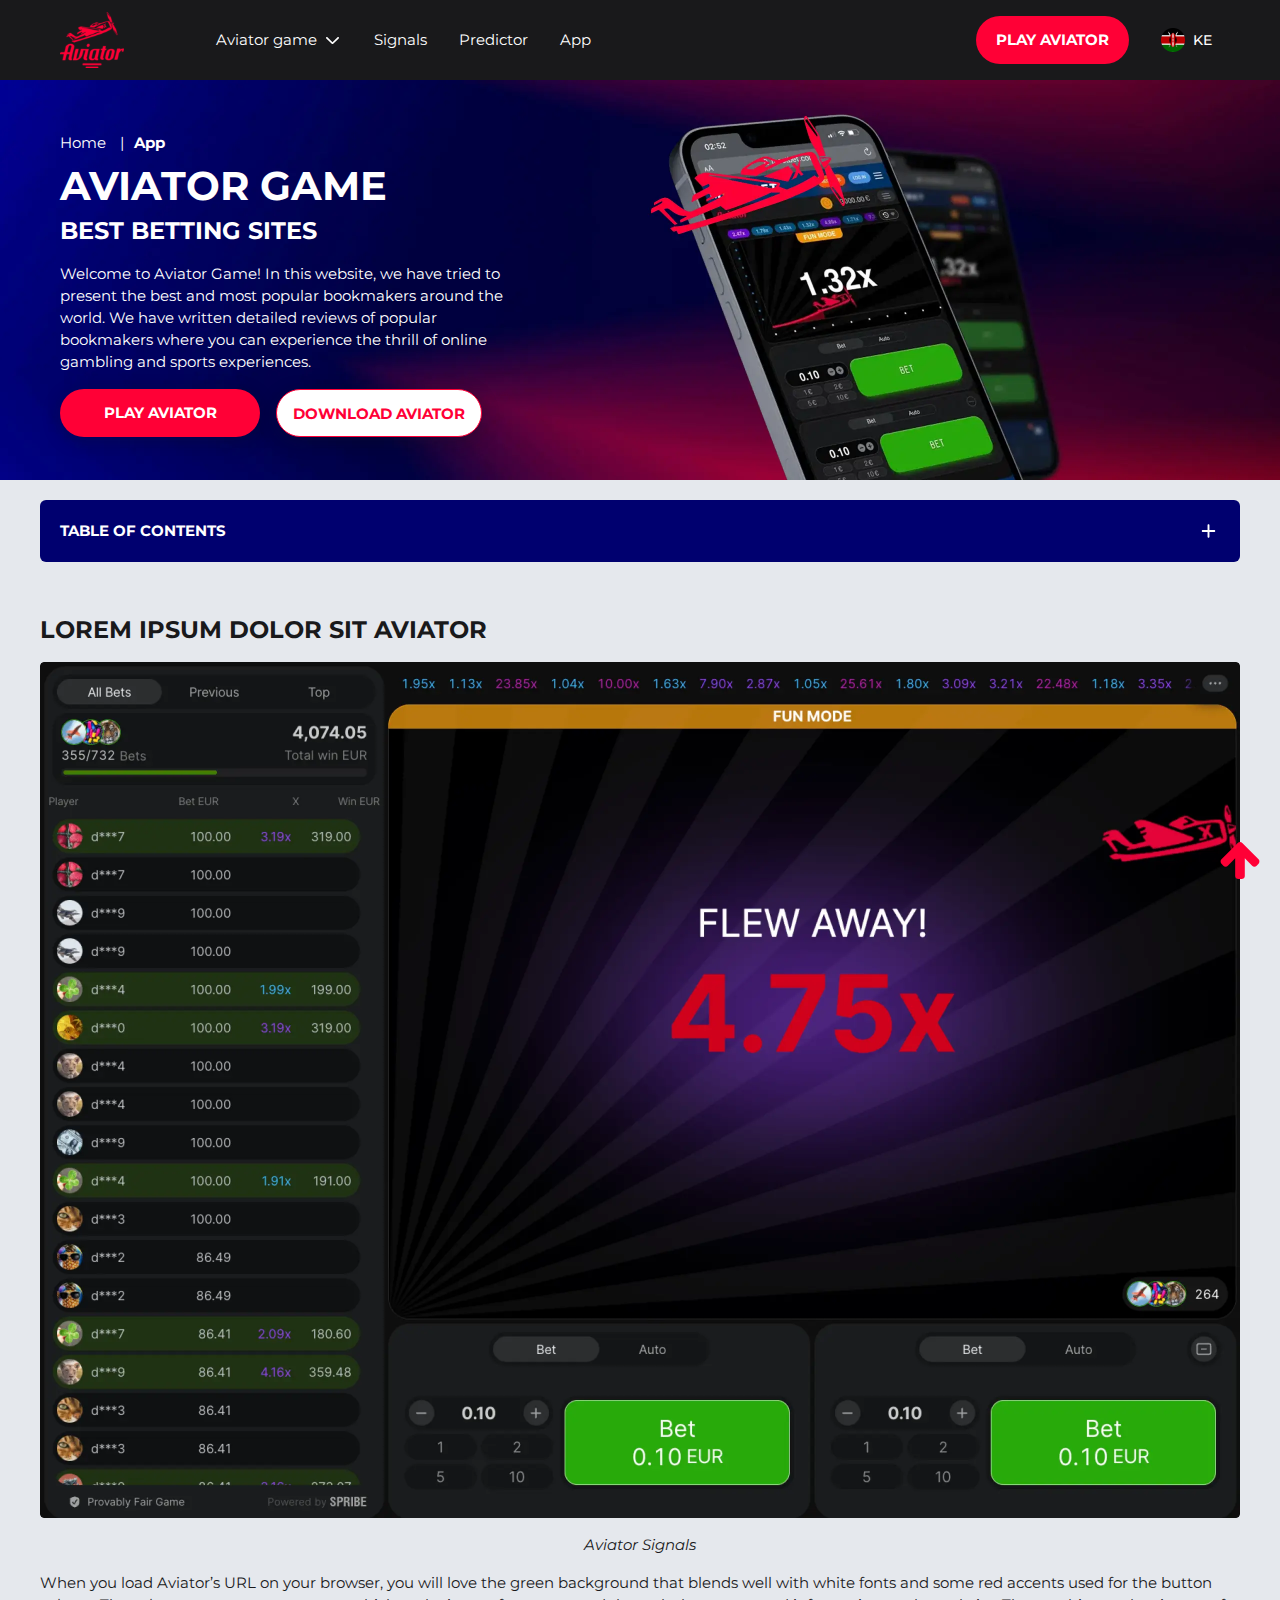
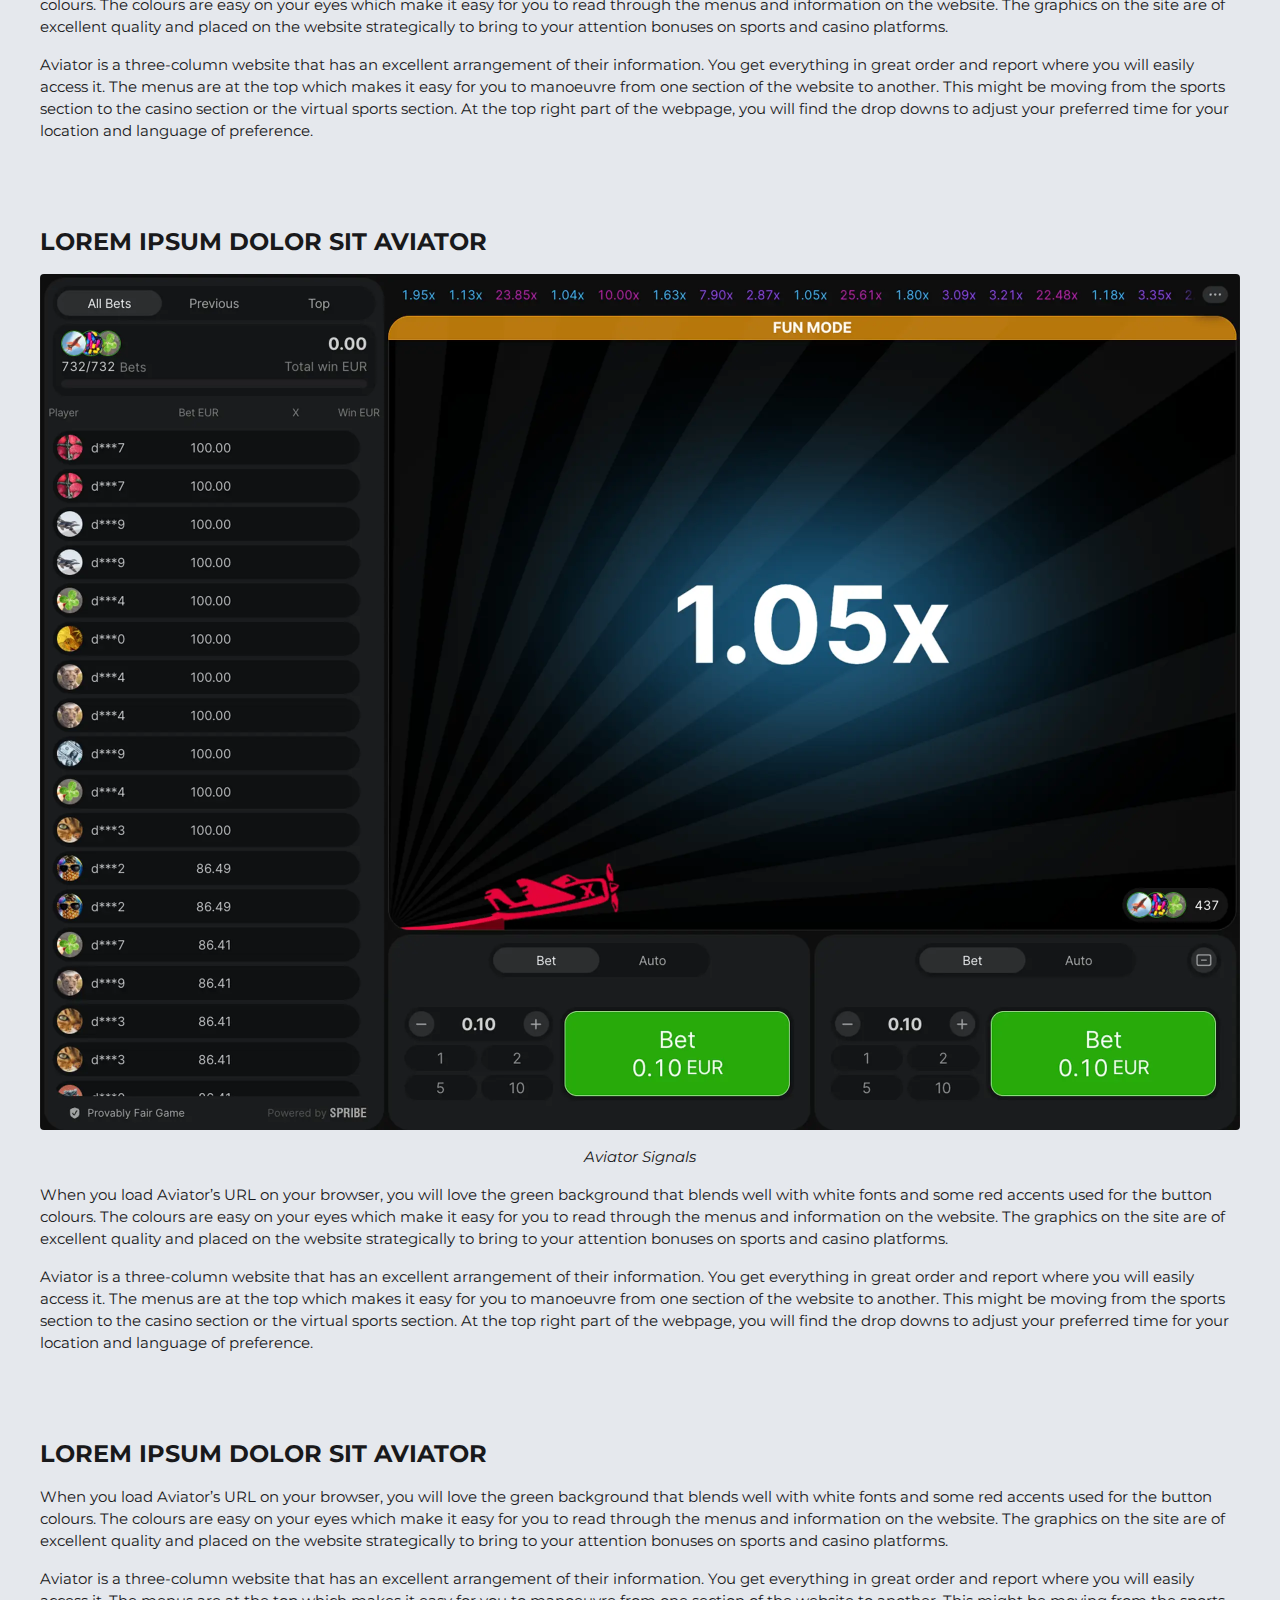
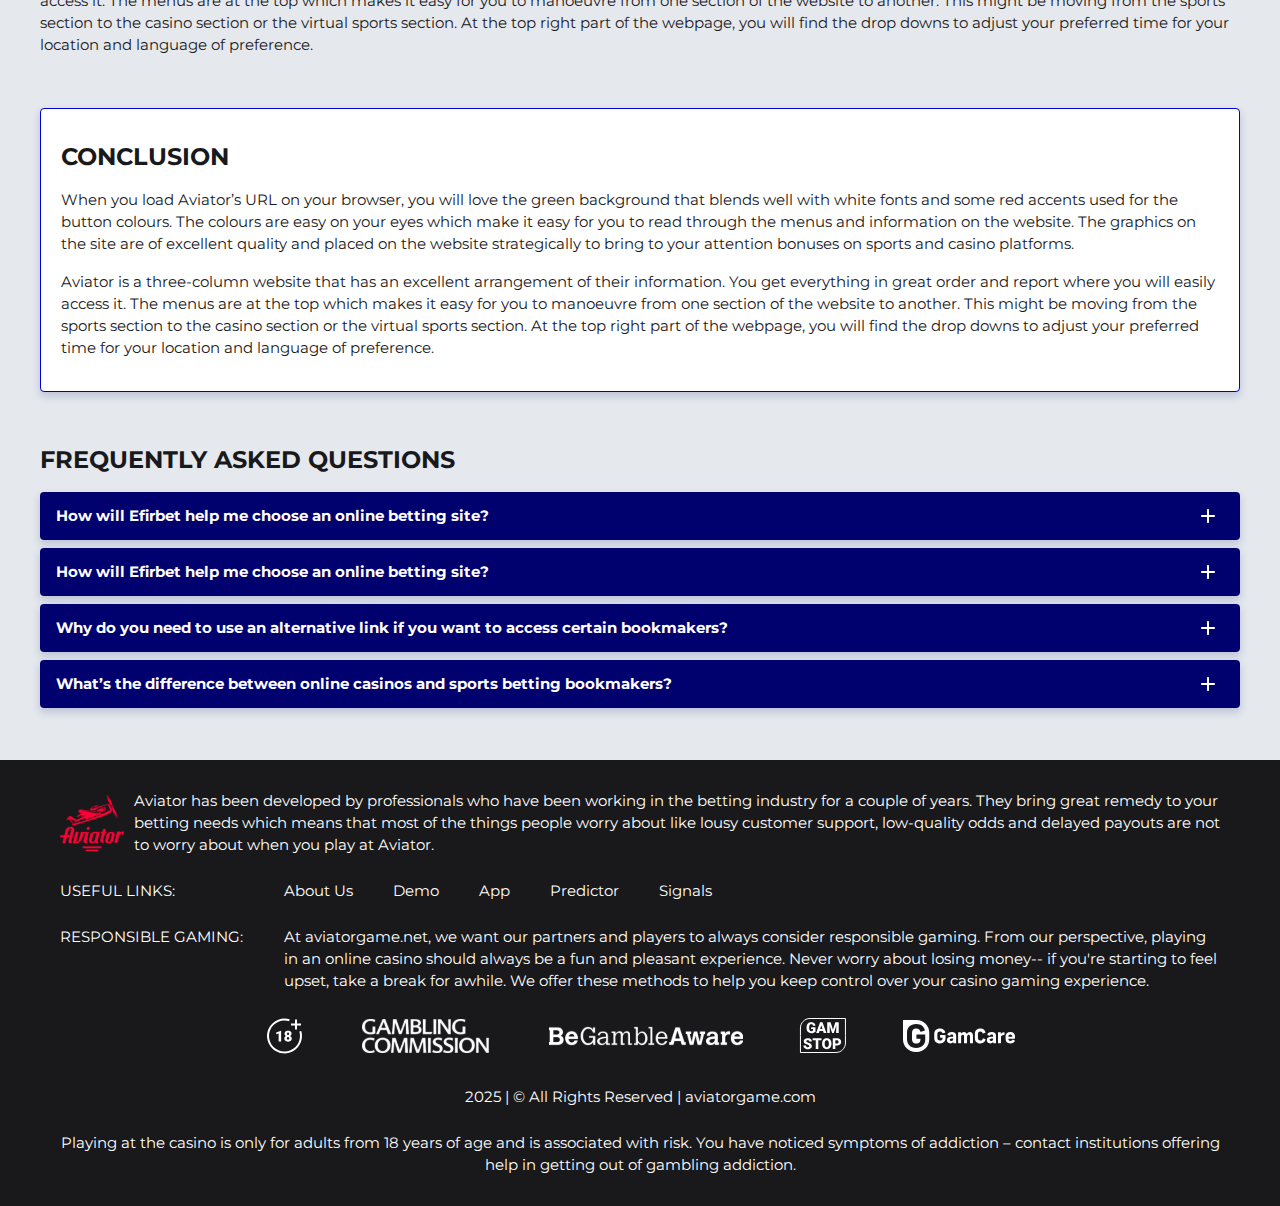
<file: app.html>
<!DOCTYPE html>
<html lang="ke">
  <head>
    <meta charset="UTF-8" />
   
    <meta name="viewport" content="width=device-width, initial-scale=1.0" />
    <title>AVIATOR GAME
BEST BETTING SITES</title>
    <meta name="description" content />
    <meta property="og:site_name" content />
    <meta property="og:title" content />
    <meta property="og:type" content="website" />
    <meta property="og:url" content />
    <meta property="og:image" content />
    <meta property="og:image:alt" content />
    <meta property="og:locale" content="ke" />
    <meta property="og:description" content />
    <link rel="preconnect" href="https://fonts.googleapis.com" />
    <link rel="preconnect" href="https://fonts.gstatic.com" crossorigin />
   <link href="https://fonts.googleapis.com/css2?family=Montserrat:wght@100;200;300;400;500;600;700;800;900&display=swap" rel="stylesheet">

    <link rel="stylesheet" href="./css/reset.css" />
    <link rel="stylesheet" href="./css/main.css" />
    <link rel="stylesheet" href="./css/media.css"/>
    <link rel="icon" href="./images/logo.svg" type="image/x-icon"/>
    <script
    src="https://code.jquery.com/jquery-3.6.1.min.js"
    integrity="sha256-o88AwQnZB+VDvE9tvIXrMQaPlFFSUTR+nldQm1LuPXQ="
    crossorigin="anonymous"
  ></script>
  </head>
  <body>
    <header class="header">
      <section class="content header__content">
        <a href="./index.html" class="logo header__logo"
          ><img src="./images/logo.svg" alt="logo" title
        /></a>
        <button class="header__btn-menu" >
          <svg width="16px" height="16px" viewBox="0 0 16 16" xmlns="http://www.w3.org/2000/svg">
              <rect y="0" width="16" height="3" rx="1.5"></rect>
              <rect y="6.5" width="16" height="3" rx="1.5"></rect>
              <rect y="13" width="16" height="3" rx="1.5"></rect>
            </svg>
        </button>

          <nav class="menu header__menu">
            <ul class="header__menu-list">
                
              <li>
                <div class="header__menu-wrapper">
                <div class="js-button-expander js-button-expander--menu" >
                <a href="#" >
                <span>Aviator game</span>
              </a>
              </div>
              <div class="header__menu-wrap js-expand-content js-expand-content--menu">
                <ul class="header__menu-wrap-list">
                  <li>
                    <a href="./demo.html">
                    <span>Demo</span>
                  </a></li>
                 
                </ul>
              </div>
              </div>
               <a href="#" class="header__menu-item">
                <span>Aviator game</span>
              </a>
              </li>
              
              <li>
                <a href="./signals.html">
                Signals
                </a>
              </li>
               <li>
                <a href="./predictor.html">
              Predictor
                </a>
              </li> <li>
                <a href="./app.html">
                App
                </a>
              </li> 
              <li >
             <a href="./demo.html">Demo</a>
            </li>
             
            </ul>
            <div class="header__button header__button-menu " >
              <a href="#" class="button  button__login-menu">Play Aviator</a>
              
            </div>
           
          </nav>
            <a href="#" class="button button__login">Play Aviator</a>
           
           
            
            
              <div class="header__language">
                <div class="header__flag-wrap">
                  <a class="header__country" href="#">
                    <span><img src="./images/flag.png" alt=" Flag" title /></span>
                    <span>ke</span>
                  </a>
                </div>
                
              </div>  
      </section>
    </header>
     <main class="main home">
      <section class="content hero">
           
            <div class="background background-page">
              <img src="./images/app/bg-app.webp" alt="hero" title />
              
            </div>
            <div class="hero__wrapper hero__wrapper-main">
              <div class="hero__data">
                  <ul
              class="breadcrumbs"
             
            >
              <li
                
              >
                <a href="#" >
                  <span >Home</span></a
                >
                
              </li>
              <li
               
              >
                <a href="#" >
                  <span >App</span></a
                >
                
              </li>
            </ul>
                <h1 class="title general hero__title">
                 AVIATOR GAME
                </h1>
                <p class="hero__subtitle">BEST BETTING SITES</p>
                <p>Welcome to Aviator Game! In this website, we have tried to present the best and most popular bookmakers around the world. We have written detailed reviews of popular bookmakers where you can experience the thrill of online gambling and sports experiences.</p>
                
                <div class="hero__buttons">
                  <a href="#" class="button  hero__button">Play Aviator</a>
                <a href="#" class="button  hero__button">Download Aviator</a>
                </div>
              </div>
             
            </div>
          </section>
      <section class="main__wrap">
         
       <section class="content__wrapper ">

          
          <section class="content menu-review__content">
                <div class="menu__review-desk menu__review-content">Table of Contents
</div>
                <ul class="menu__review menu__review-list">
                    <li><a href="#">The Best Sites to Play Aviator Game</a></li>
                    <li><a href="#">What is Aviator Online?</a></li>
                    <li><a href="#">Best Websites to Play Aviator</a></li>
                    <li><a href="#">How to Start Play Aviator</a></li>
                    <li><a href="#">Aviator Demo</a></li>
                    <li><a href="#">Differences Between Aviator Game in Different Casinos</a></li>
                    <li><a href="#">Aviator Strategies</a></li>
                    <li><a href="#">Aviator Predictor</a></li>
                    <li><a href="#">Aviator App</a></li>
                    <li><a href="#">Legality of Aviator Game</a></li>
                    <li><a href="#">Aviator Reviews</a></li>
                    <li><a href="#">Responsible Gaming</a></li>
                    <li><a href="#">Conclusion</a></li>
                    <li><a href="#">FAQ</a></li>
                </ul>
             
          
          </section>
          
         
               <section class="content article">
            <h2 class="title high article__title">Lorem Ipsum Dolor Sit Aviator</h2>
            <div class="images">
                <img src="./images/app/image8.webp" alt="banner" title />
                 <p class="images__title">Aviator Signals</p>
              </div>
            <p>
              When you load Aviator’s URL on your browser, you will love the green background that blends well with white fonts and some red accents used for the button colours. The colours are easy on your eyes which make it easy for you to read through the menus and information on the website. The graphics on the site are of excellent quality and placed on the website strategically to bring to your attention bonuses on sports and casino platforms.
            </p>
  
            <p>
             Aviator is a three-column website that has an excellent arrangement of their information. You get everything in great order and report where you will easily access it. The menus are at the top which makes it easy for you to manoeuvre from one section of the website to another. This might be moving from the sports section to the casino section or the virtual sports section. At the top right part of the webpage, you will find the drop downs to adjust your preferred time for your location and language of preference.
            </p>
           
          </section>
              <section class="content article">
            <h2 class="title high article__title">Lorem Ipsum Dolor Sit Aviator</h2>
            <div class="images">
                <img src="./images/app/image9.webp" alt="banner" title />
                 <p class="images__title">Aviator Signals</p>
              </div>
            <p>
              When you load Aviator’s URL on your browser, you will love the green background that blends well with white fonts and some red accents used for the button colours. The colours are easy on your eyes which make it easy for you to read through the menus and information on the website. The graphics on the site are of excellent quality and placed on the website strategically to bring to your attention bonuses on sports and casino platforms.
            </p>

            <p>
             Aviator is a three-column website that has an excellent arrangement of their information. You get everything in great order and report where you will easily access it. The menus are at the top which makes it easy for you to manoeuvre from one section of the website to another. This might be moving from the sports section to the casino section or the virtual sports section. At the top right part of the webpage, you will find the drop downs to adjust your preferred time for your location and language of preference.
            </p>
           
          </section>
        
          <section class="content article">
            <h2 class="title high article__title">Lorem Ipsum Dolor Sit Aviator</h2>
            <p>When you load Aviator’s URL on your browser, you will love the green background that blends well with white fonts and some red accents used for the button colours. The colours are easy on your eyes which make it easy for you to read through the menus and information on the website. The graphics on the site are of excellent quality and placed on the website strategically to bring to your attention bonuses on sports and casino platforms.</p>
            <p>Aviator is a three-column website that has an excellent arrangement of their information. You get everything in great order and report where you will easily access it. The menus are at the top which makes it easy for you to manoeuvre from one section of the website to another. This might be moving from the sports section to the casino section or the virtual sports section. At the top right part of the webpage, you will find the drop downs to adjust your preferred time for your location and language of preference.</p>
          </section>
         
           <section class="content article article__conclusion">
            <h2 class="title high article__title">Conclusion</h2>
            <p>When you load Aviator’s URL on your browser, you will love the green background that blends well with white fonts and some red accents used for the button colours. The colours are easy on your eyes which make it easy for you to read through the menus and information on the website. The graphics on the site are of excellent quality and placed on the website strategically to bring to your attention bonuses on sports and casino platforms.</p>
            <p>Aviator is a three-column website that has an excellent arrangement of their information. You get everything in great order and report where you will easily access it. The menus are at the top which makes it easy for you to manoeuvre from one section of the website to another. This might be moving from the sports section to the casino section or the virtual sports section. At the top right part of the webpage, you will find the drop downs to adjust your preferred time for your location and language of preference.</p>
          </section>
          <section class="content faq">
            <h2 class="title high faq__title">Frequently Asked Questions</h2>
            <ul class="faq__list " >
              <li class="faq__item"  >
                <h3 class="title medium faq__subtitle js-button-expander"  >How will Efirbet help me choose an online betting site?
                 </h3>
                <div  class="faq__answer js-expand-content" >
                  <p  >
                   Aviator is a three-column website that has an excellent arrangement of their information. You get everything in great order and report where you will easily access it.
                  </p>
                </div>
              </li>
              <li class="faq__item"  >
                <h3 class="title medium faq__subtitle js-button-expander"  >How will Efirbet help me choose an online betting site?</h3>
                <div class="faq__answer js-expand-content" >
                  <p  >
                  Aviator is a three-column website that has an excellent arrangement of their information. You get everything in great order and report where you will easily access it.
                  </p>
                </div>
              </li> 
              <li class="faq__item" >
                <h3 class="title medium faq__subtitle js-button-expander" >Why do you need to use an alternative link if you want to access certain bookmakers?</h3>
                <div class="faq__answer js-expand-content">
                  <p >
                   Aviator is a three-column website that has an excellent arrangement of their information. You get everything in great order and report where you will easily access it.
                  </p>
                </div>
              </li> 
              <li class="faq__item"  >
                <h3 class="title medium faq__subtitle js-button-expander" >What’s the difference between online casinos and sports betting bookmakers?</h3>
                <div class="faq__answer js-expand-content" >
                  <p >
                   Aviator is a three-column website that has an excellent arrangement of their information. You get everything in great order and report where you will easily access it.
                  </p>
                </div>
              </li> 
            </ul>
          </section>
          
        </section> 
     
        <div class=""  onclick="scrollToTop()">
          <button class="main__arrow" id="scrollToTopBtn"></button>
        </div> 
        
      </section>
    </main> 
     <footer class=" footer ">
      <section class="content footer__content">
        <div class="footer__box">
          <img src="./images/logo.svg" alt="logo" title class="footer__logo">
          <p>Aviator has been developed by professionals who have been working in the betting industry for a couple of years. They bring great remedy to your betting needs which means that most of the things people worry about like lousy customer support, low-quality odds and delayed payouts are not to worry about when you play at Aviator.</p>
        </div>
<div class="footer__links">
  <p>Useful Links: </p>
  <ul>
    <li><a href="./about-us.html">About Us</a></li>
    <li><a href="./demo.html">Demo</a></li>
    <li><a href="./app.html">App</a></li>
    <li><a href="./predictor.html">Predictor</a></li>
    <li><a href="./signals.html">Signals</a></li>
  </ul>
</div>
<div class="footer__resp">
<p>Responsible Gaming:</p>
<div><p>At aviatorgame.net, we want our partners and players to always consider responsible gaming. From our perspective, playing in an online casino should always be a fun and pleasant experience. Never worry about losing money-- if you're starting to feel upset, take a break for awhile. We offer these methods to help you keep control over your casino gaming experience.</p>

</div></div>
<ul class="footer__cards">
  <li><a href="#"><img src="./images/footer/footer-icon1.svg" alt="card" title></a></li>
  <li><a href="#"><img src="./images/footer/footer-icon2.svg" alt="card" title></a></li>
  <li><a href="#"><img src="./images/footer/footer-icon3.svg" alt="card" title></a></li>
  <li><a href="#"><img src="./images/footer/footer-icon4.svg" alt="card" title></a></li>
  <li><a href="#"><img src="./images/footer/footer-icon5.svg" alt="card" title></a></li>
</ul>
<span class="footer__info">
  <span>2025</span>
  <span>|</span>
  <span>&copy; All Rights Reserved </span>
  <span>|</span>
  <span><a href="#">aviatorgame.com</a></span>
</span>
<p class="footer__text">Playing at the casino is only for adults from 18 years of age and is associated with risk. You have noticed symptoms of addiction – contact institutions offering help in getting out of gambling addiction.</p>
      </section>
    </footer>
    <script src="./js/arrowUp.js" defer></script>
    <script src="./js/sidebar.js" defer></script>
    <script src="./js/expander.js" defer></script>
    <script src="./js/mobile-menu.js" defer></script>
  
  </body>
</html>
</file>
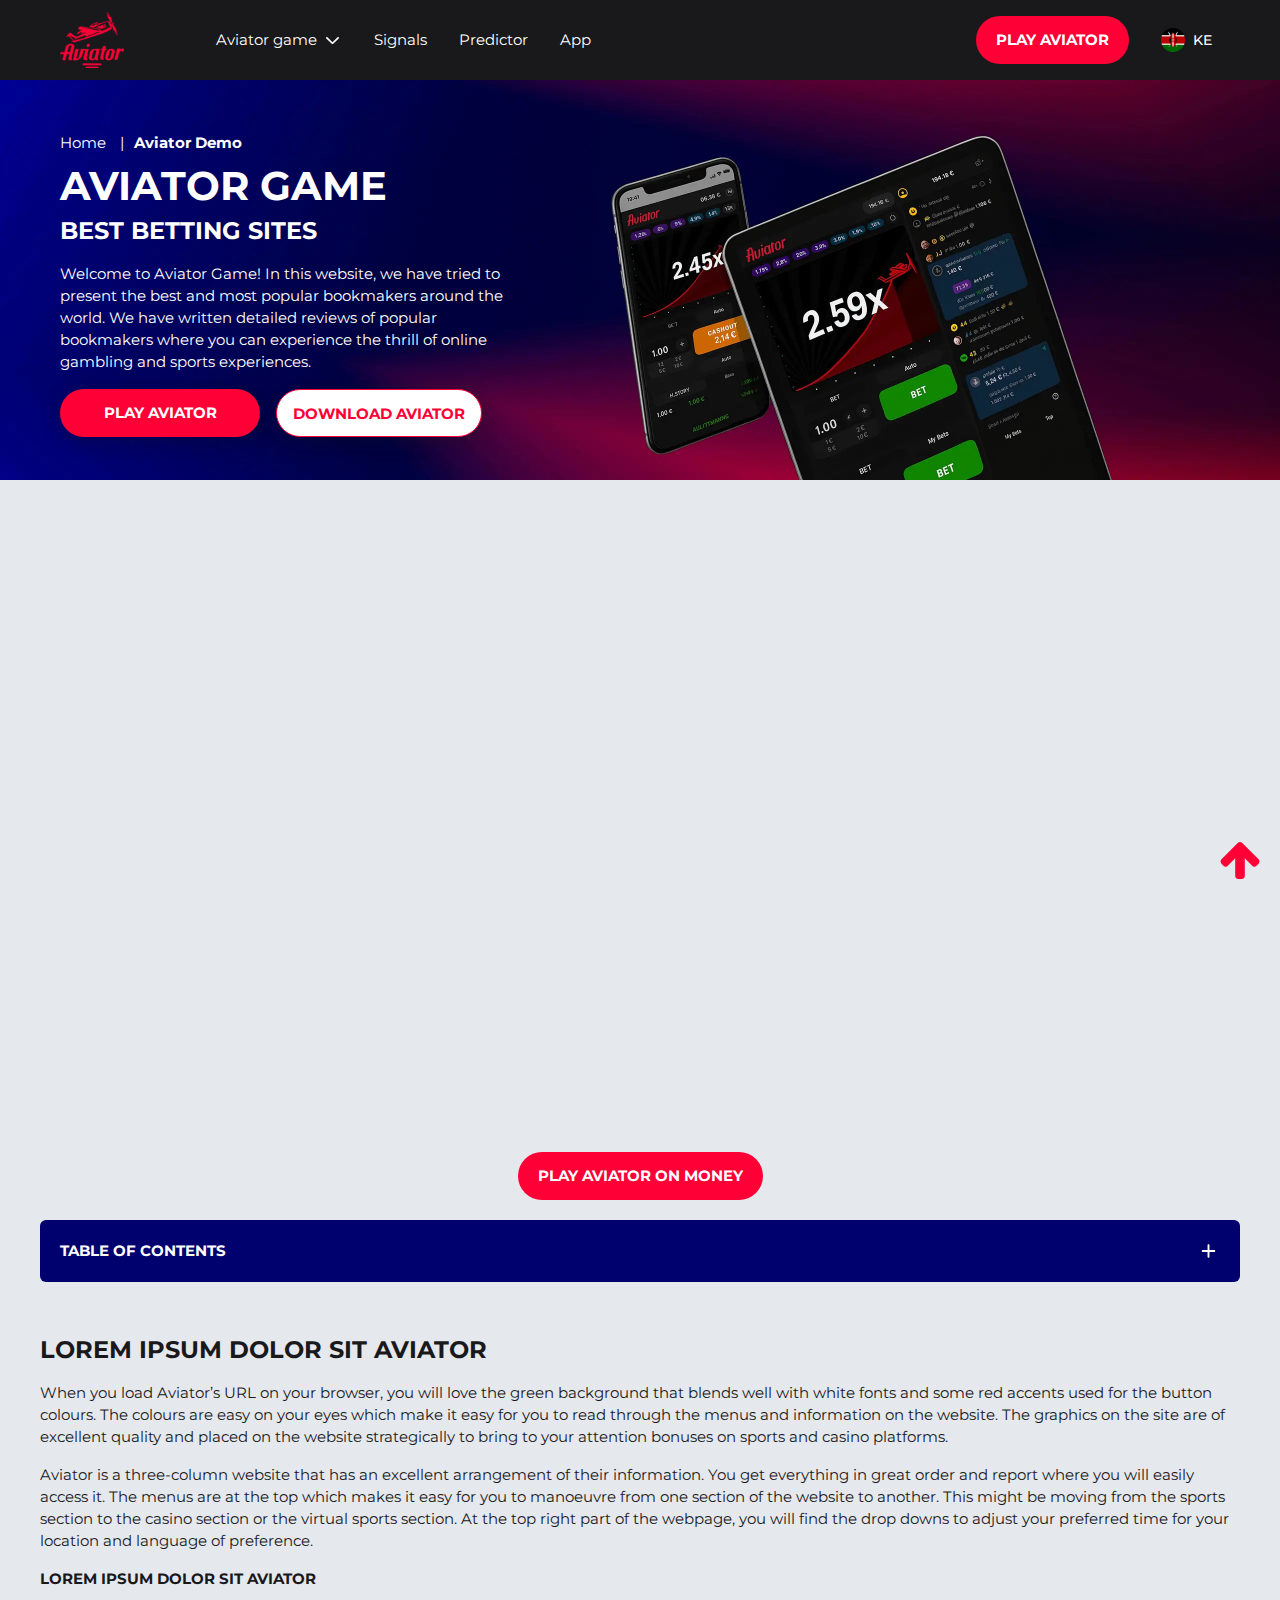
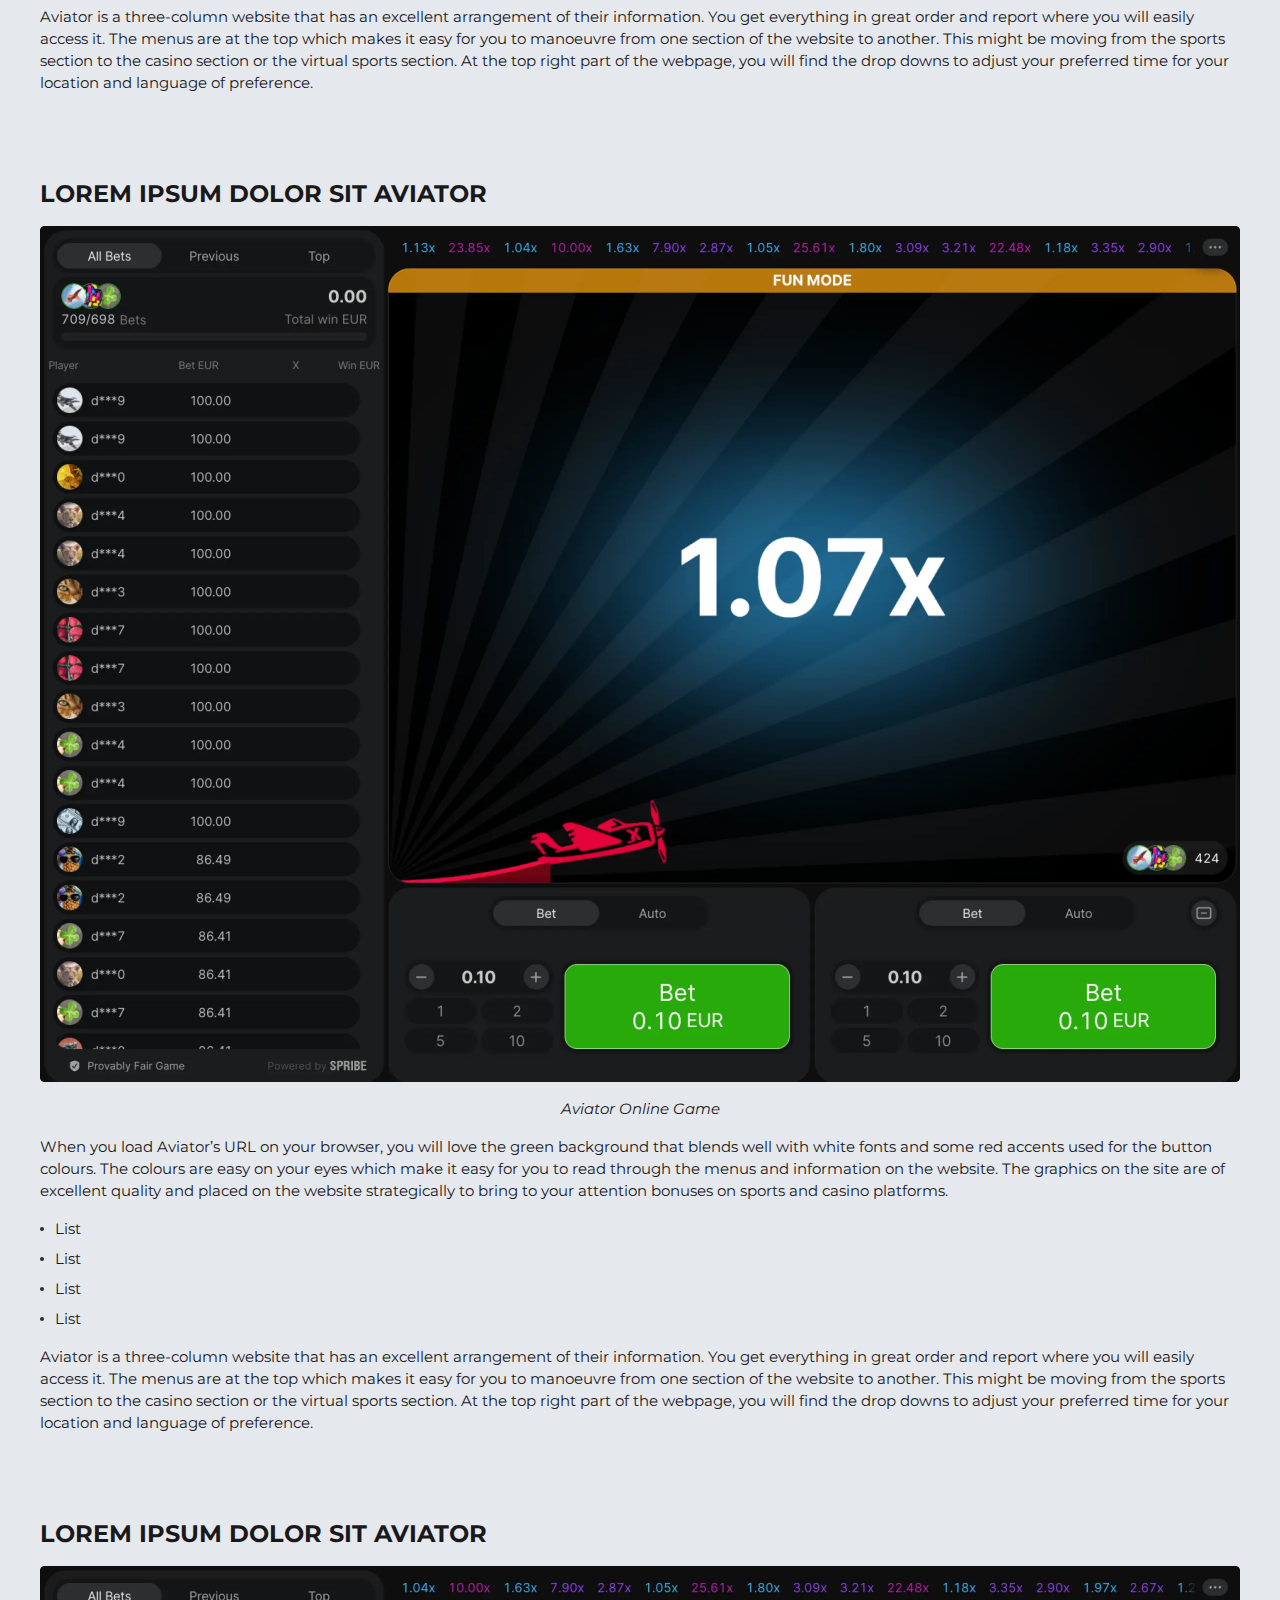
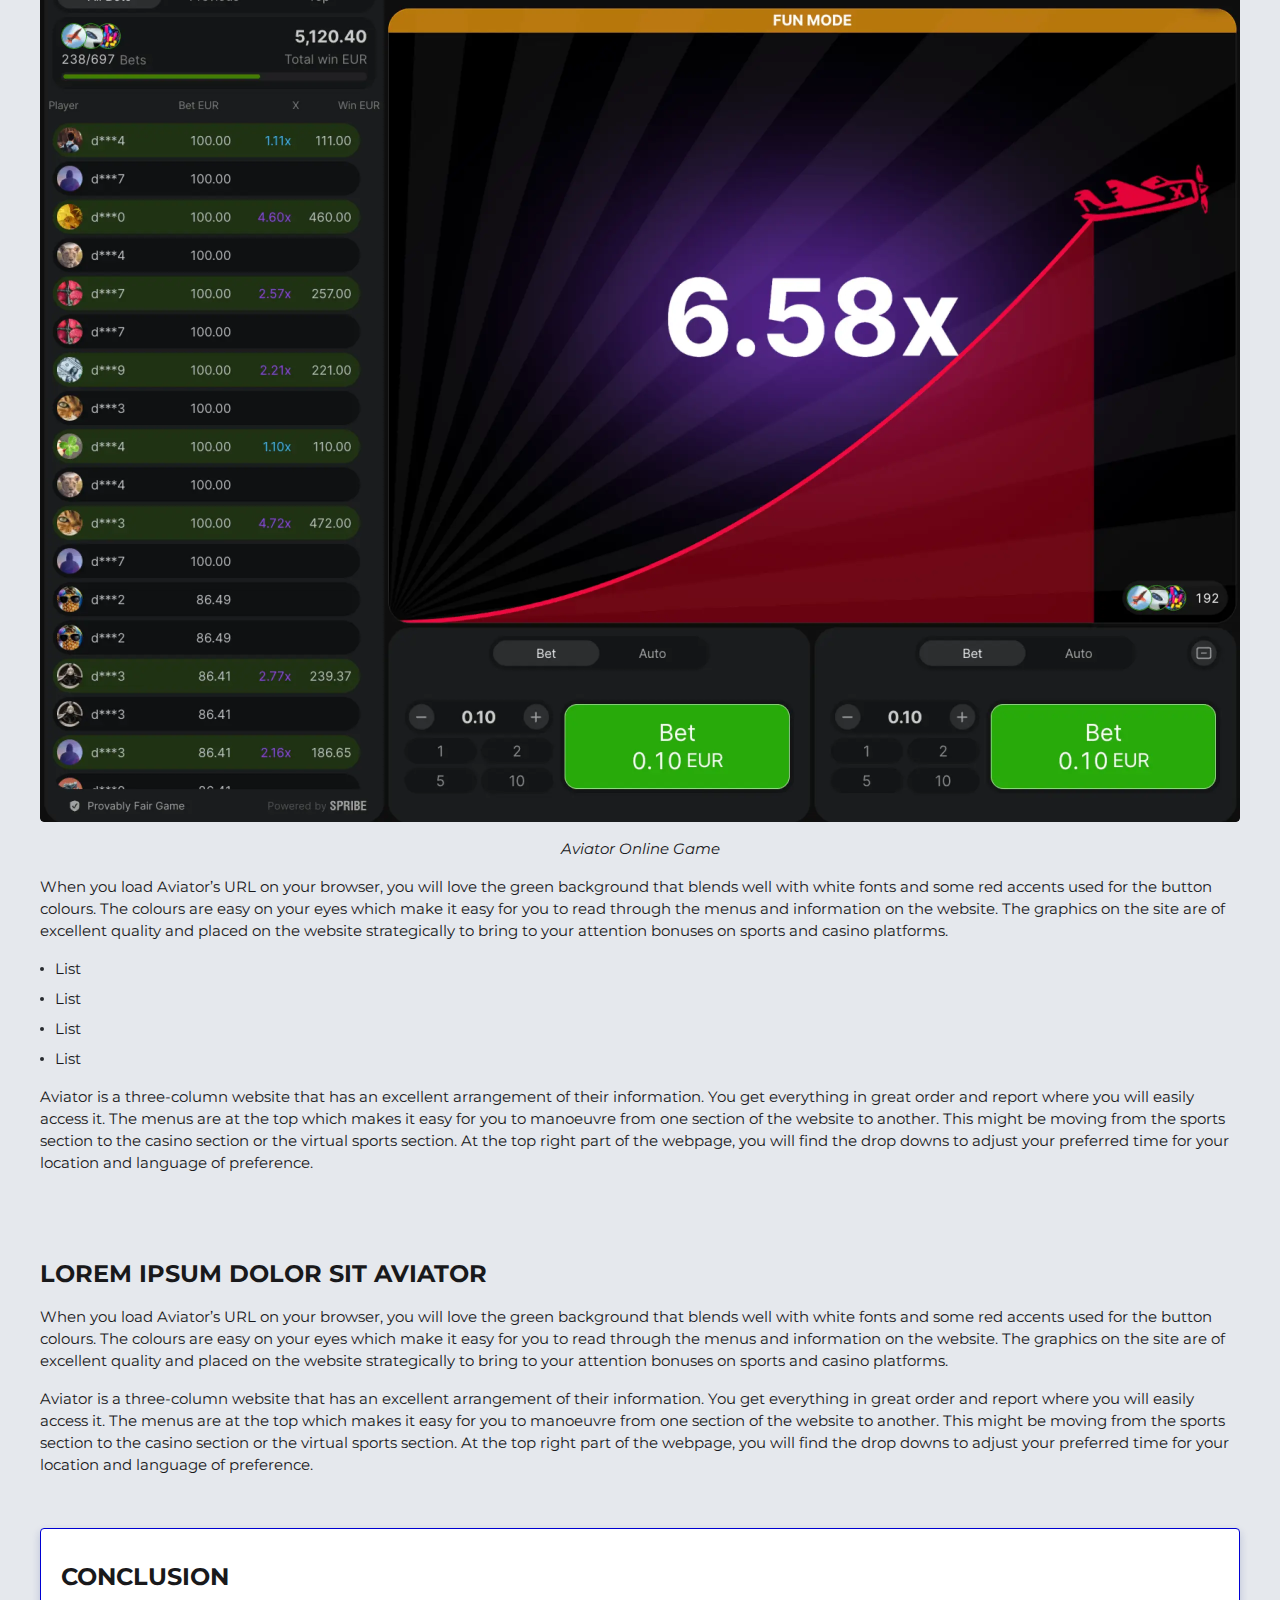
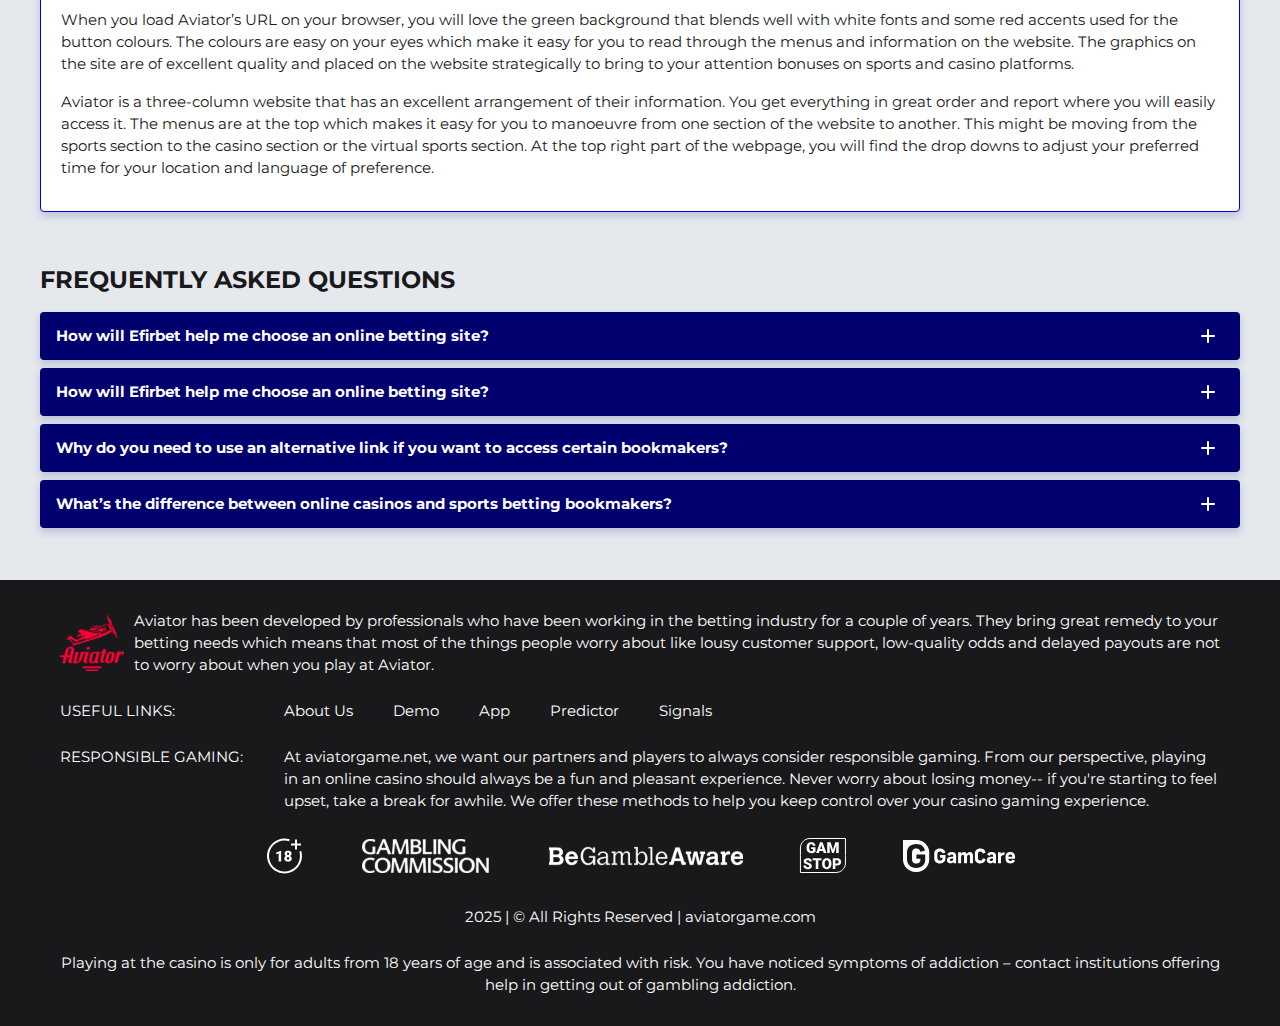
<file: demo.html>
<!DOCTYPE html>
<html lang="ke">
  <head>
    <meta charset="UTF-8" />
   
    <meta name="viewport" content="width=device-width, initial-scale=1.0" />
    <title>AVIATOR GAME
BEST BETTING SITES</title>
    <meta name="description" content />
    <meta property="og:site_name" content />
    <meta property="og:title" content />
    <meta property="og:type" content="website" />
    <meta property="og:url" content />
    <meta property="og:image" content />
    <meta property="og:image:alt" content />
    <meta property="og:locale" content="ke" />
    <meta property="og:description" content />
    <link rel="preconnect" href="https://fonts.googleapis.com" />
    <link rel="preconnect" href="https://fonts.gstatic.com" crossorigin />
   <link href="https://fonts.googleapis.com/css2?family=Montserrat:wght@100;200;300;400;500;600;700;800;900&display=swap" rel="stylesheet">

    <link rel="stylesheet" href="./css/reset.css" />
    <link rel="stylesheet" href="./css/main.css" />
    <link rel="stylesheet" href="./css/media.css"/>
    <link rel="icon" href="./images/logo.svg" type="image/x-icon"/>
    <script
    src="https://code.jquery.com/jquery-3.6.1.min.js"
    integrity="sha256-o88AwQnZB+VDvE9tvIXrMQaPlFFSUTR+nldQm1LuPXQ="
    crossorigin="anonymous"
  ></script>
  </head>
  <body>
    <header class="header">
      <section class="content header__content">
        <a href="./index.html" class="logo header__logo"
          ><img src="./images/logo.svg" alt="logo" title
        /></a>
        <button class="header__btn-menu" >
          <svg width="16px" height="16px" viewBox="0 0 16 16" xmlns="http://www.w3.org/2000/svg">
              <rect y="0" width="16" height="3" rx="1.5"></rect>
              <rect y="6.5" width="16" height="3" rx="1.5"></rect>
              <rect y="13" width="16" height="3" rx="1.5"></rect>
            </svg>
        </button>

          <nav class="menu header__menu">
            <ul class="header__menu-list">
                
              <li>
                <div class="header__menu-wrapper">
                <div class="js-button-expander js-button-expander--menu" >
                <a href="#" >
                <span>Aviator game</span>
              </a>
              </div>
              <div class="header__menu-wrap js-expand-content js-expand-content--menu">
                <ul class="header__menu-wrap-list">
                  <li>
                    <a href="./demo.html">
                    <span>Demo</span>
                  </a></li>
                 
                </ul>
              </div>
              </div>
               <a href="#" class="header__menu-item">
                <span>Aviator game</span>
              </a>
              </li>
              
              <li>
                <a href="./signals.html">
                Signals
                </a>
              </li>
               <li>
                <a href="./predictor.html">
              Predictor
                </a>
              </li> <li>
                <a href="./app.html">
                App
                </a>
              </li> 
              <li >
             <a href="./demo.html">Demo</a>
            </li>
             
            </ul>
            <div class="header__button header__button-menu " >
              <a href="#" class="button  button__login-menu">Play Aviator</a>
              
            </div>
           
          </nav>
            <a href="#" class="button button__login">Play Aviator</a>
           
           
            
            
              <div class="header__language">
                <div class="header__flag-wrap">
                  <a class="header__country" href="#">
                    <span><img src="./images/flag.png" alt=" Flag" title /></span>
                    <span>ke</span>
                  </a>
                </div>
                
              </div>  
      </section>
    </header>
     <main class="main home">
      <section class="content hero">
           
            <div class="background">
              <img src="./images/demo/bg-demo.webp" alt="hero" title />
              
            </div>
            <div class="hero__wrapper hero__wrapper-main">
              <div class="hero__data">
                  <ul
              class="breadcrumbs"
             
            >
              <li
                
              >
                <a href="#" >
                  <span >Home</span></a
                >
                
              </li>
              <li
               
              >
                <a href="#" >
                  <span >Aviator Demo</span></a
                >
                
              </li>
            </ul>
                <h1 class="title general hero__title">
                 AVIATOR GAME
                </h1>
                <p class="hero__subtitle">BEST BETTING SITES</p>
                <p>Welcome to Aviator Game! In this website, we have tried to present the best and most popular bookmakers around the world. We have written detailed reviews of popular bookmakers where you can experience the thrill of online gambling and sports experiences.</p>
                
                <div class="hero__buttons">
                  <a href="#" class="button  hero__button">Play Aviator</a>
                <a href="#" class="button  hero__button">Download Aviator</a>
                </div>
              </div>
             
            </div>
          </section>
      <section class="main__wrap">
         
       <section class="content__wrapper ">

         <section class="content demo">
                <div class="demo__game-wrapper">
                    <iframe class="demo__games" src="https://demo.spribe.io/launch/aviator?currency=EUR&amp;lang=EN&amp;return_url=https://spribe.co" frameborder="0" loading="lazy"></iframe>
                </div>
                <a class="button demo__button" href="#">Play Aviator on Money</a>
            </section>
    
          <section class="content menu-review__content">
                <div class="menu__review-desk menu__review-content">Table of Contents
</div>
                <ul class="menu__review menu__review-list">
                    <li><a href="#">The Best Sites to Play Aviator Game</a></li>
                    <li><a href="#">What is Aviator Online?</a></li>
                    <li><a href="#">Best Websites to Play Aviator</a></li>
                    <li><a href="#">How to Start Play Aviator</a></li>
                    <li><a href="#">Aviator Demo</a></li>
                    <li><a href="#">Differences Between Aviator Game in Different Casinos</a></li>
                    <li><a href="#">Aviator Strategies</a></li>
                    <li><a href="#">Aviator Predictor</a></li>
                    <li><a href="#">Aviator App</a></li>
                    <li><a href="#">Legality of Aviator Game</a></li>
                    <li><a href="#">Aviator Reviews</a></li>
                    <li><a href="#">Responsible Gaming</a></li>
                    <li><a href="#">Conclusion</a></li>
                    <li><a href="#">FAQ</a></li>
                </ul>
             
          
          </section>
          <section class="content article">
            <h2 class="title high article__title">Lorem Ipsum Dolor Sit Aviator</h2>
            <p>
             When you load Aviator’s URL on your browser, you will love the green background that blends well with white fonts and some red accents used for the button colours. The colours are easy on your eyes which make it easy for you to read through the menus and information on the website. The graphics on the site are of excellent quality and placed on the website strategically to bring to your attention bonuses on sports and casino platforms.
            </p>
            <p>
              Aviator is a three-column website that has an excellent arrangement of their information. You get everything in great order and report where you will easily access it. The menus are at the top which makes it easy for you to manoeuvre from one section of the website to another. This might be moving from the sports section to the casino section or the virtual sports section. At the top right part of the webpage, you will find the drop downs to adjust your preferred time for your location and language of preference.
            </p>
            <h3>Lorem Ipsum Dolor Sit Aviator</h3>
            <p>Aviator is a three-column website that has an excellent arrangement of their information. You get everything in great order and report where you will easily access it. The menus are at the top which makes it easy for you to manoeuvre from one section of the website to another. This might be moving from the sports section to the casino section or the virtual sports section. At the top right part of the webpage, you will find the drop downs to adjust your preferred time for your location and language of preference.</p>
          </section>
               <section class="content article">
            <h2 class="title high article__title">Lorem Ipsum Dolor Sit Aviator</h2>
            <div class="images">
                <img src="./images/demo/image2.webp" alt="banner" title />
                 <p class="images__title">Aviator Online Game</p>
              </div>
            <p>
              When you load Aviator’s URL on your browser, you will love the green background that blends well with white fonts and some red accents used for the button colours. The colours are easy on your eyes which make it easy for you to read through the menus and information on the website. The graphics on the site are of excellent quality and placed on the website strategically to bring to your attention bonuses on sports and casino platforms.
            </p>
  <ul>
              <li>List</li>
              <li>List</li>
              <li>List</li>
               <li>List</li>
            </ul>
            <p>
             Aviator is a three-column website that has an excellent arrangement of their information. You get everything in great order and report where you will easily access it. The menus are at the top which makes it easy for you to manoeuvre from one section of the website to another. This might be moving from the sports section to the casino section or the virtual sports section. At the top right part of the webpage, you will find the drop downs to adjust your preferred time for your location and language of preference.
            </p>
           
          </section>
              <section class="content article">
            <h2 class="title high article__title">Lorem Ipsum Dolor Sit Aviator</h2>
            <div class="images">
                <img src="./images/demo/image3.webp" alt="banner" title />
                 <p class="images__title">Aviator Online Game</p>
              </div>
            <p>
              When you load Aviator’s URL on your browser, you will love the green background that blends well with white fonts and some red accents used for the button colours. The colours are easy on your eyes which make it easy for you to read through the menus and information on the website. The graphics on the site are of excellent quality and placed on the website strategically to bring to your attention bonuses on sports and casino platforms.
            </p>
  <ul>
              <li>List</li>
              <li>List</li>
              <li>List</li>
               <li>List</li>
            </ul>
            <p>
             Aviator is a three-column website that has an excellent arrangement of their information. You get everything in great order and report where you will easily access it. The menus are at the top which makes it easy for you to manoeuvre from one section of the website to another. This might be moving from the sports section to the casino section or the virtual sports section. At the top right part of the webpage, you will find the drop downs to adjust your preferred time for your location and language of preference.
            </p>
           
          </section>
        
          <section class="content article">
            <h2 class="title high article__title">Lorem Ipsum Dolor Sit Aviator</h2>
            <p>When you load Aviator’s URL on your browser, you will love the green background that blends well with white fonts and some red accents used for the button colours. The colours are easy on your eyes which make it easy for you to read through the menus and information on the website. The graphics on the site are of excellent quality and placed on the website strategically to bring to your attention bonuses on sports and casino platforms.</p>
            <p>Aviator is a three-column website that has an excellent arrangement of their information. You get everything in great order and report where you will easily access it. The menus are at the top which makes it easy for you to manoeuvre from one section of the website to another. This might be moving from the sports section to the casino section or the virtual sports section. At the top right part of the webpage, you will find the drop downs to adjust your preferred time for your location and language of preference.</p>
          </section>
         
           <section class="content article article__conclusion">
            <h2 class="title high article__title">Conclusion</h2>
            <p>When you load Aviator’s URL on your browser, you will love the green background that blends well with white fonts and some red accents used for the button colours. The colours are easy on your eyes which make it easy for you to read through the menus and information on the website. The graphics on the site are of excellent quality and placed on the website strategically to bring to your attention bonuses on sports and casino platforms.</p>
            <p>Aviator is a three-column website that has an excellent arrangement of their information. You get everything in great order and report where you will easily access it. The menus are at the top which makes it easy for you to manoeuvre from one section of the website to another. This might be moving from the sports section to the casino section or the virtual sports section. At the top right part of the webpage, you will find the drop downs to adjust your preferred time for your location and language of preference.</p>
          </section>
          <section class="content faq">
            <h2 class="title high faq__title">Frequently Asked Questions</h2>
            <ul class="faq__list " >
              <li class="faq__item"  >
                <h3 class="title medium faq__subtitle js-button-expander"  >How will Efirbet help me choose an online betting site?
                 </h3>
                <div  class="faq__answer js-expand-content" >
                  <p  >
                   Aviator is a three-column website that has an excellent arrangement of their information. You get everything in great order and report where you will easily access it.
                  </p>
                </div>
              </li>
              <li class="faq__item"  >
                <h3 class="title medium faq__subtitle js-button-expander"  >How will Efirbet help me choose an online betting site?</h3>
                <div class="faq__answer js-expand-content" >
                  <p  >
                  Aviator is a three-column website that has an excellent arrangement of their information. You get everything in great order and report where you will easily access it.
                  </p>
                </div>
              </li> 
              <li class="faq__item" >
                <h3 class="title medium faq__subtitle js-button-expander" >Why do you need to use an alternative link if you want to access certain bookmakers?</h3>
                <div class="faq__answer js-expand-content">
                  <p >
                   Aviator is a three-column website that has an excellent arrangement of their information. You get everything in great order and report where you will easily access it.
                  </p>
                </div>
              </li> 
              <li class="faq__item"  >
                <h3 class="title medium faq__subtitle js-button-expander" >What’s the difference between online casinos and sports betting bookmakers?</h3>
                <div class="faq__answer js-expand-content" >
                  <p >
                   Aviator is a three-column website that has an excellent arrangement of their information. You get everything in great order and report where you will easily access it.
                  </p>
                </div>
              </li> 
            </ul>
          </section>
          
        </section> 
     
        <div class=""  onclick="scrollToTop()">
          <button class="main__arrow" id="scrollToTopBtn"></button>
        </div> 
        
      </section>
    </main> 
     <footer class=" footer ">
      <section class="content footer__content">
        <div class="footer__box">
          <img src="./images/logo.svg" alt="logo" title class="footer__logo">
          <p>Aviator has been developed by professionals who have been working in the betting industry for a couple of years. They bring great remedy to your betting needs which means that most of the things people worry about like lousy customer support, low-quality odds and delayed payouts are not to worry about when you play at Aviator.</p>
        </div>
<div class="footer__links">
  <p>Useful Links: </p>
  <ul>
    <li><a href="./about-us.html">About Us</a></li>
    <li><a href="./demo.html">Demo</a></li>
    <li><a href="./app.html">App</a></li>
    <li><a href="./predictor.html">Predictor</a></li>
    <li><a href="./signals.html">Signals</a></li>
  </ul>
</div>
<div class="footer__resp">
<p>Responsible Gaming:</p>
<div><p>At aviatorgame.net, we want our partners and players to always consider responsible gaming. From our perspective, playing in an online casino should always be a fun and pleasant experience. Never worry about losing money-- if you're starting to feel upset, take a break for awhile. We offer these methods to help you keep control over your casino gaming experience.</p>

</div></div>
<ul class="footer__cards">
  <li><a href="#"><img src="./images/footer/footer-icon1.svg" alt="card" title></a></li>
  <li><a href="#"><img src="./images/footer/footer-icon2.svg" alt="card" title></a></li>
  <li><a href="#"><img src="./images/footer/footer-icon3.svg" alt="card" title></a></li>
  <li><a href="#"><img src="./images/footer/footer-icon4.svg" alt="card" title></a></li>
  <li><a href="#"><img src="./images/footer/footer-icon5.svg" alt="card" title></a></li>
</ul>
<span class="footer__info">
  <span>2025</span>
  <span>|</span>
  <span>&copy; All Rights Reserved </span>
  <span>|</span>
  <span><a href="#">aviatorgame.com</a></span>
</span>
<p class="footer__text">Playing at the casino is only for adults from 18 years of age and is associated with risk. You have noticed symptoms of addiction – contact institutions offering help in getting out of gambling addiction.</p>
      </section>
    </footer>
    <script src="./js/arrowUp.js" defer></script>
    <script src="./js/sidebar.js" defer></script>
    <script src="./js/expander.js" defer></script>
    <script src="./js/mobile-menu.js" defer></script>
   
    
  </body>
</html>
</file>
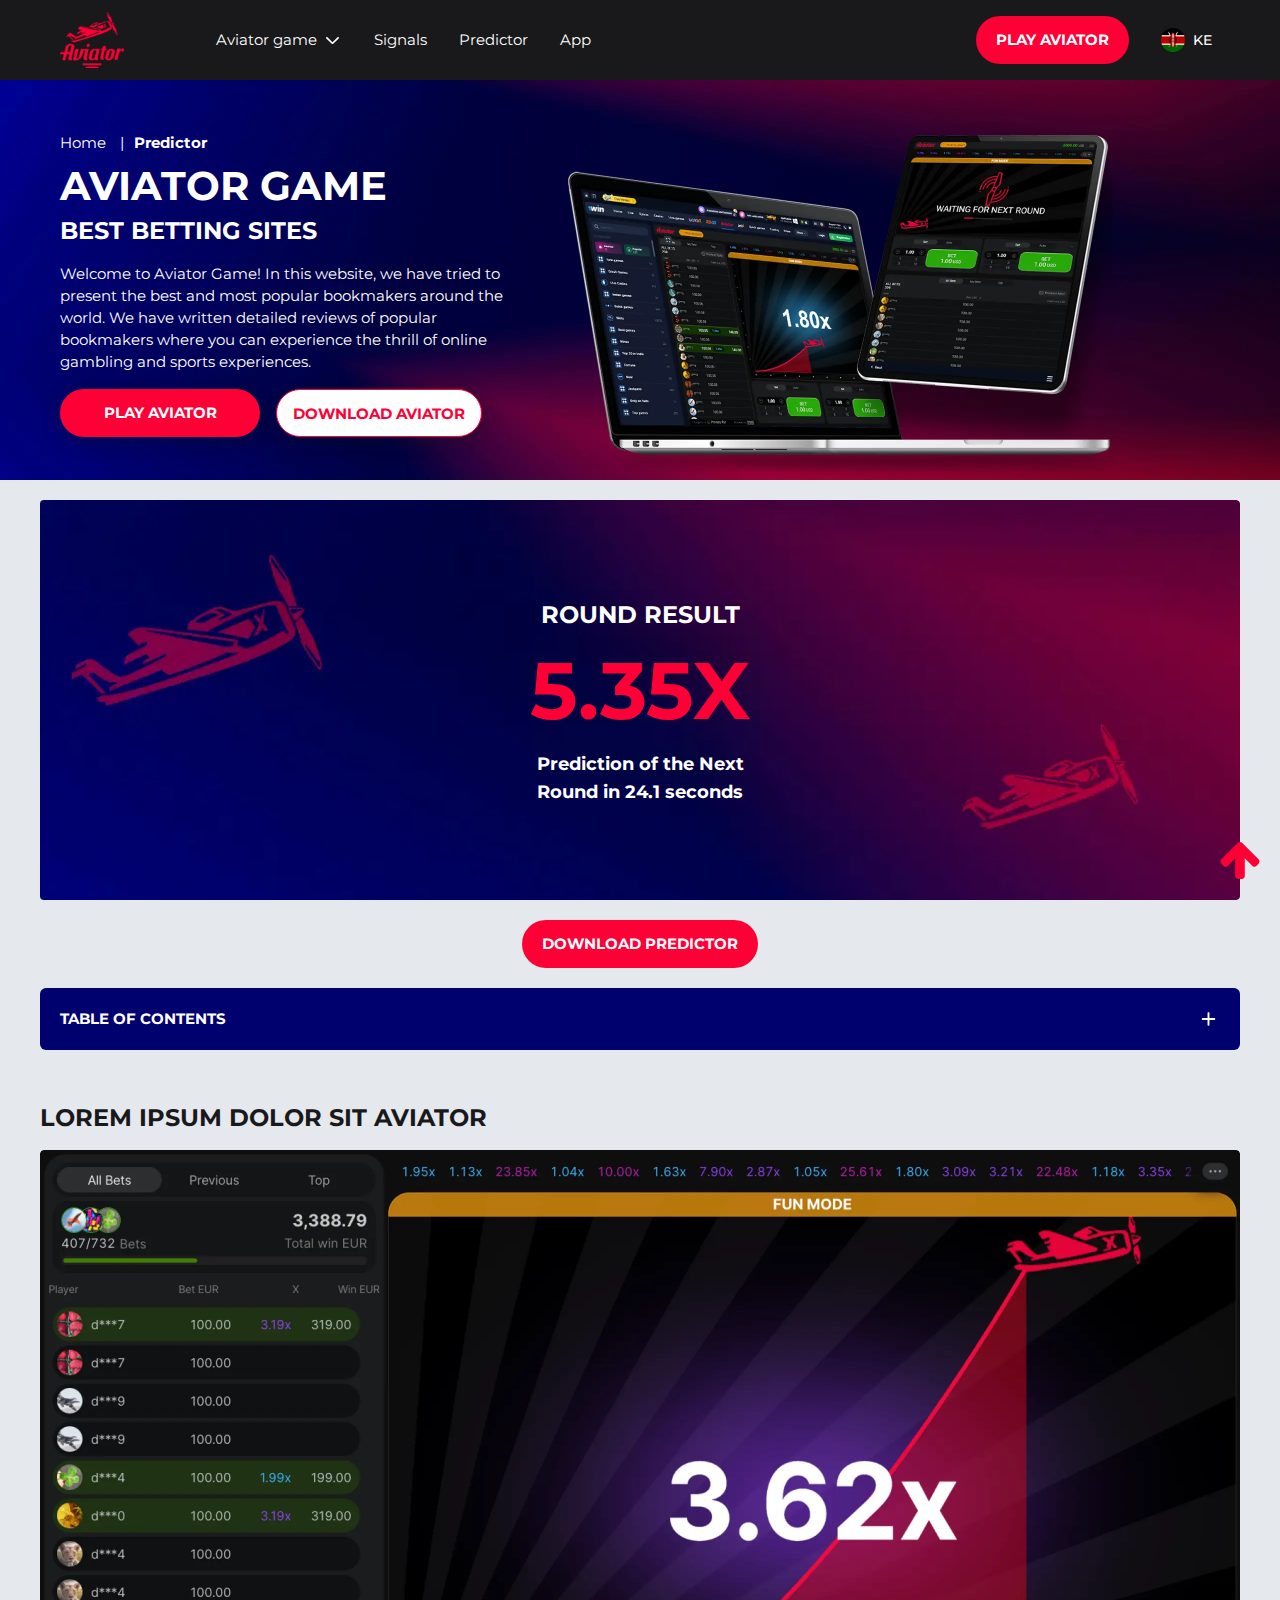
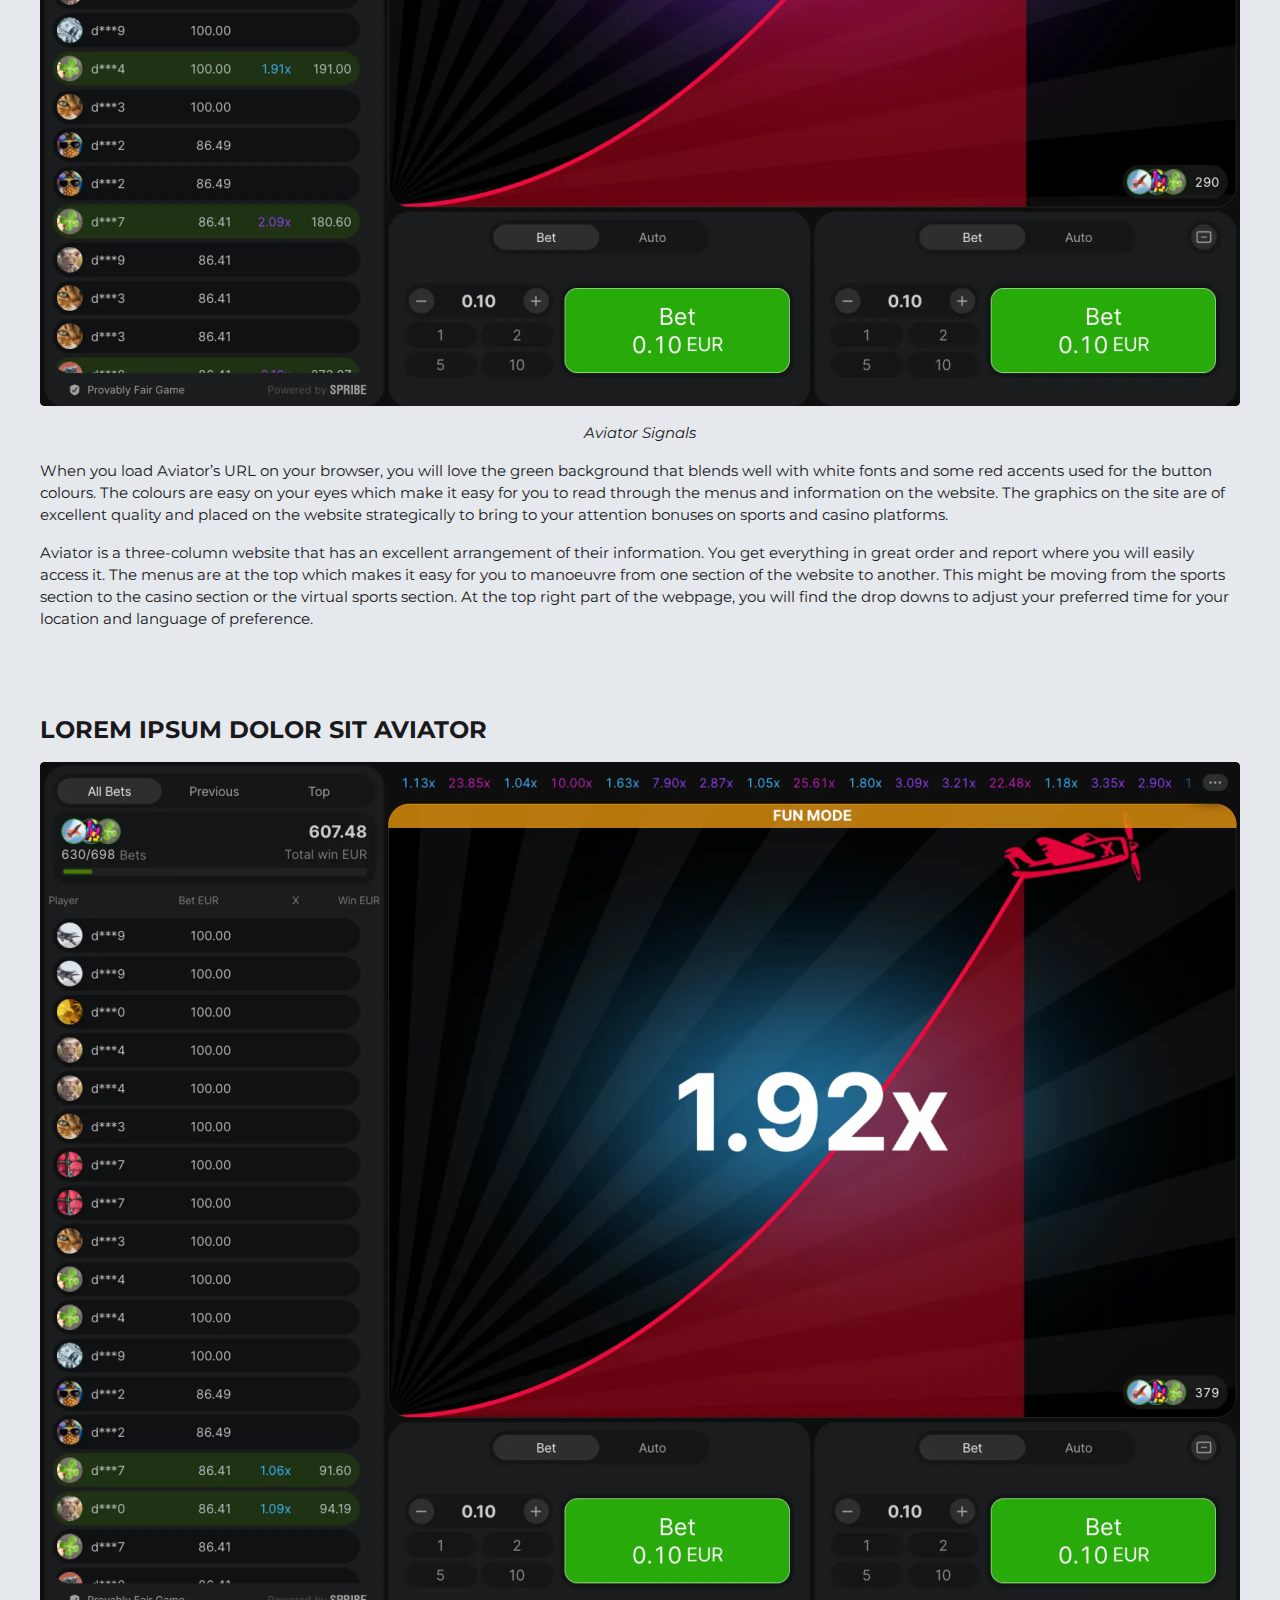
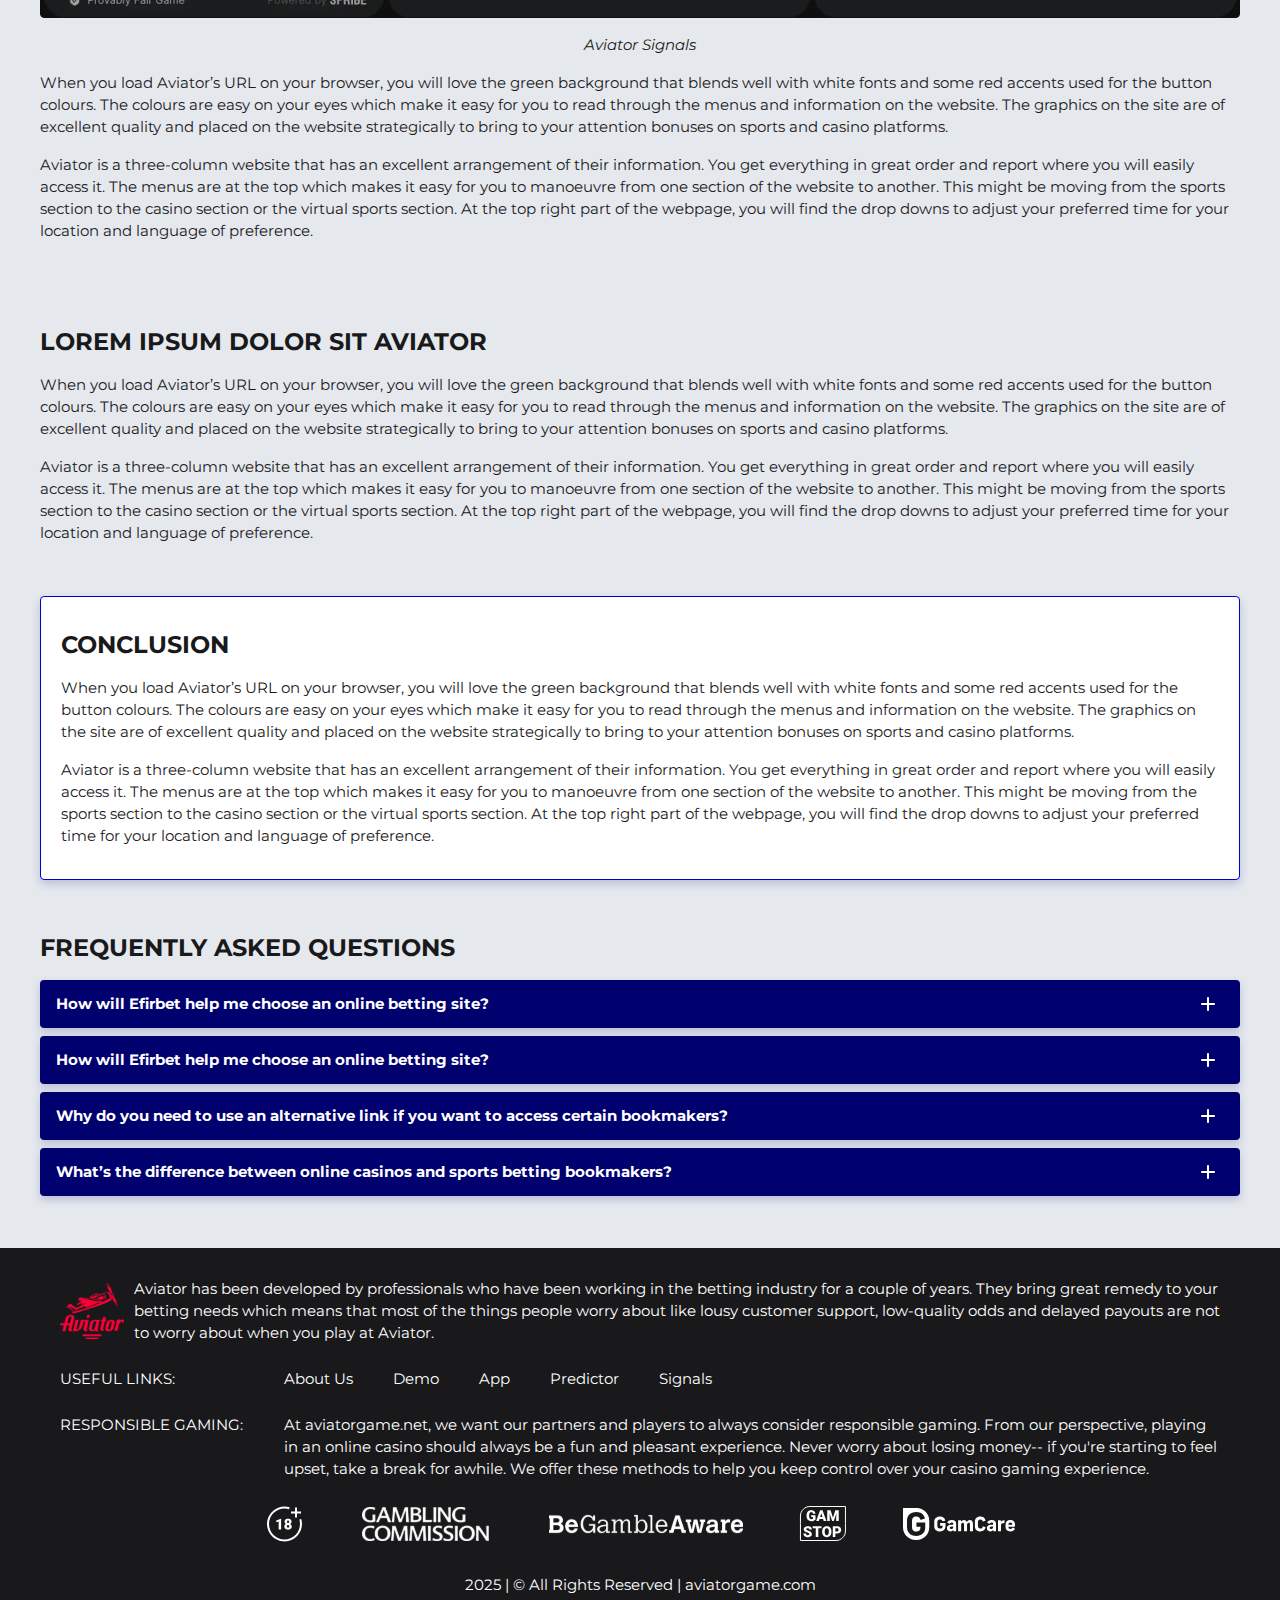
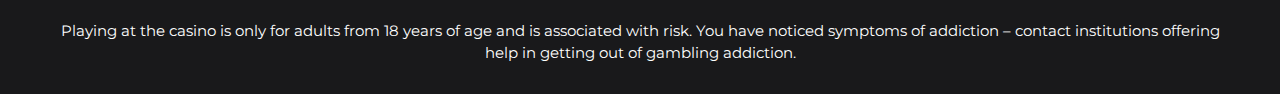
<file: predictor.html>
<!DOCTYPE html>
<html lang="ke">
  <head>
    <meta charset="UTF-8" />
   
    <meta name="viewport" content="width=device-width, initial-scale=1.0" />
    <title>AVIATOR GAME
BEST BETTING SITES</title>
    <meta name="description" content />
    <meta property="og:site_name" content />
    <meta property="og:title" content />
    <meta property="og:type" content="website" />
    <meta property="og:url" content />
    <meta property="og:image" content />
    <meta property="og:image:alt" content />
    <meta property="og:locale" content="ke" />
    <meta property="og:description" content />
    <link rel="preconnect" href="https://fonts.googleapis.com" />
    <link rel="preconnect" href="https://fonts.gstatic.com" crossorigin />
   <link href="https://fonts.googleapis.com/css2?family=Montserrat:wght@100;200;300;400;500;600;700;800;900&display=swap" rel="stylesheet">

    <link rel="stylesheet" href="./css/reset.css" />
    <link rel="stylesheet" href="./css/main.css" />
    <link rel="stylesheet" href="./css/media.css"/>
    <link rel="icon" href="./images/logo.svg" type="image/x-icon"/>
    <script
    src="https://code.jquery.com/jquery-3.6.1.min.js"
    integrity="sha256-o88AwQnZB+VDvE9tvIXrMQaPlFFSUTR+nldQm1LuPXQ="
    crossorigin="anonymous"
  ></script>
  </head>
  <body>
    <header class="header">
      <section class="content header__content">
        <a href="./index.html" class="logo header__logo"
          ><img src="./images/logo.svg" alt="logo" title
        /></a>
        <button class="header__btn-menu" >
          <svg width="16px" height="16px" viewBox="0 0 16 16" xmlns="http://www.w3.org/2000/svg">
              <rect y="0" width="16" height="3" rx="1.5"></rect>
              <rect y="6.5" width="16" height="3" rx="1.5"></rect>
              <rect y="13" width="16" height="3" rx="1.5"></rect>
            </svg>
        </button>

          <nav class="menu header__menu">
            <ul class="header__menu-list">
                
              <li>
                <div class="header__menu-wrapper">
                <div class="js-button-expander js-button-expander--menu" >
                <a href="#" >
                <span>Aviator game</span>
              </a>
              </div>
              <div class="header__menu-wrap js-expand-content js-expand-content--menu">
                <ul class="header__menu-wrap-list">
                  <li>
                    <a href="./demo.html">
                    <span>Demo</span>
                  </a></li>
                 
                </ul>
              </div>
              </div>
               <a href="#" class="header__menu-item">
                <span>Aviator game</span>
              </a>
              </li>
              
              <li>
                <a href="./signals.html">
                Signals
                </a>
              </li>
               <li>
                <a href="./predictor.html">
              Predictor
                </a>
              </li> <li>
                <a href="./app.html">
                App
                </a>
              </li> 
              <li >
             <a href="./demo.html">Demo</a>
            </li>
             
            </ul>
            <div class="header__button header__button-menu " >
              <a href="#" class="button  button__login-menu">Play Aviator</a>
              
            </div>
           
          </nav>
            <a href="#" class="button button__login">Play Aviator</a>
           
           
            
            
              <div class="header__language">
                <div class="header__flag-wrap">
                  <a class="header__country" href="#">
                    <span><img src="./images/flag.png" alt=" Flag" title /></span>
                    <span>ke</span>
                  </a>
                </div>
                
              </div>  
      </section>
    </header>
     <main class="main home">
      <section class="content hero">
           
            <div class="background background-page ">
              <img src="./images/predictor/bg-predictor.webp" alt="hero" title />
              
            </div>
            <div class="hero__wrapper hero__wrapper-main">
              <div class="hero__data">
                  <ul
              class="breadcrumbs"
             
            >
              <li
                
              >
                <a href="#" >
                  <span >Home</span></a
                >
                
              </li>
              <li
               
              >
                <a href="#" >
                  <span >Predictor</span></a
                >
                
              </li>
            </ul>
                <h1 class="title general hero__title">
                 AVIATOR GAME
                </h1>
                <p class="hero__subtitle">BEST BETTING SITES</p>
                <p>Welcome to Aviator Game! In this website, we have tried to present the best and most popular bookmakers around the world. We have written detailed reviews of popular bookmakers where you can experience the thrill of online gambling and sports experiences.</p>
                
                <div class="hero__buttons">
                  <a href="#" class="button  hero__button">Play Aviator</a>
                <a href="#" class="button  hero__button">Download Aviator</a>
                </div>
              </div>
             
            </div>
          </section>
      <section class="main__wrap">
         
       <section class="content__wrapper ">

            <section class="content banner__wrap">
                   <section class="content banner">
           
             <div>
                 <div class="background banner__backgroud">
                <img
                  src="./images/predictor/banner-predictor.webp"
                  alt="banner"
                  title
                />
               
              </div>
              <div class="banner__info">
                <h2 class="title high banner__title">
                  Round Result
                </h2>
                 <p class="banner__subtitle">5.35x</p>
                <div class="banner__footnote">
                        Prediction of the Next <br /> Round in <span class="timer">0.000</span> seconds
                    </div>
              </div>
             </div>

             
            </section>
      <a class="button banner__button" href="#">Download Predictor</a>
            </section>
          <section class="content menu-review__content">
                <div class="menu__review-desk menu__review-content">Table of Contents
</div>
                <ul class="menu__review menu__review-list">
                    <li><a href="#">The Best Sites to Play Aviator Game</a></li>
                    <li><a href="#">What is Aviator Online?</a></li>
                    <li><a href="#">Best Websites to Play Aviator</a></li>
                    <li><a href="#">How to Start Play Aviator</a></li>
                    <li><a href="#">Aviator Demo</a></li>
                    <li><a href="#">Differences Between Aviator Game in Different Casinos</a></li>
                    <li><a href="#">Aviator Strategies</a></li>
                    <li><a href="#">Aviator Predictor</a></li>
                    <li><a href="#">Aviator App</a></li>
                    <li><a href="#">Legality of Aviator Game</a></li>
                    <li><a href="#">Aviator Reviews</a></li>
                    <li><a href="#">Responsible Gaming</a></li>
                    <li><a href="#">Conclusion</a></li>
                    <li><a href="#">FAQ</a></li>
                </ul>
             
          
          </section>
         
               <section class="content article">
            <h2 class="title high article__title">Lorem Ipsum Dolor Sit Aviator</h2>
            <div class="images">
                <img src="./images/predictor/image4.webp" alt="banner" title />
                 <p class="images__title">Aviator Signals</p>
              </div>
            <p>
              When you load Aviator’s URL on your browser, you will love the green background that blends well with white fonts and some red accents used for the button colours. The colours are easy on your eyes which make it easy for you to read through the menus and information on the website. The graphics on the site are of excellent quality and placed on the website strategically to bring to your attention bonuses on sports and casino platforms.
            </p>
  
            <p>
             Aviator is a three-column website that has an excellent arrangement of their information. You get everything in great order and report where you will easily access it. The menus are at the top which makes it easy for you to manoeuvre from one section of the website to another. This might be moving from the sports section to the casino section or the virtual sports section. At the top right part of the webpage, you will find the drop downs to adjust your preferred time for your location and language of preference.
            </p>
           
          </section>
              <section class="content article">
            <h2 class="title high article__title">Lorem Ipsum Dolor Sit Aviator</h2>
            <div class="images">
                <img src="./images/predictor/image5.webp" alt="banner" title />
                 <p class="images__title">Aviator Signals</p>
              </div>
            <p>
              When you load Aviator’s URL on your browser, you will love the green background that blends well with white fonts and some red accents used for the button colours. The colours are easy on your eyes which make it easy for you to read through the menus and information on the website. The graphics on the site are of excellent quality and placed on the website strategically to bring to your attention bonuses on sports and casino platforms.
            </p>

            <p>
             Aviator is a three-column website that has an excellent arrangement of their information. You get everything in great order and report where you will easily access it. The menus are at the top which makes it easy for you to manoeuvre from one section of the website to another. This might be moving from the sports section to the casino section or the virtual sports section. At the top right part of the webpage, you will find the drop downs to adjust your preferred time for your location and language of preference.
            </p>
           
          </section>
        
          <section class="content article">
            <h2 class="title high article__title">Lorem Ipsum Dolor Sit Aviator</h2>
            <p>When you load Aviator’s URL on your browser, you will love the green background that blends well with white fonts and some red accents used for the button colours. The colours are easy on your eyes which make it easy for you to read through the menus and information on the website. The graphics on the site are of excellent quality and placed on the website strategically to bring to your attention bonuses on sports and casino platforms.</p>
            <p>Aviator is a three-column website that has an excellent arrangement of their information. You get everything in great order and report where you will easily access it. The menus are at the top which makes it easy for you to manoeuvre from one section of the website to another. This might be moving from the sports section to the casino section or the virtual sports section. At the top right part of the webpage, you will find the drop downs to adjust your preferred time for your location and language of preference.</p>
          </section>
         
           <section class="content article article__conclusion">
            <h2 class="title high article__title">Conclusion</h2>
            <p>When you load Aviator’s URL on your browser, you will love the green background that blends well with white fonts and some red accents used for the button colours. The colours are easy on your eyes which make it easy for you to read through the menus and information on the website. The graphics on the site are of excellent quality and placed on the website strategically to bring to your attention bonuses on sports and casino platforms.</p>
            <p>Aviator is a three-column website that has an excellent arrangement of their information. You get everything in great order and report where you will easily access it. The menus are at the top which makes it easy for you to manoeuvre from one section of the website to another. This might be moving from the sports section to the casino section or the virtual sports section. At the top right part of the webpage, you will find the drop downs to adjust your preferred time for your location and language of preference.</p>
          </section>
          <section class="content faq">
            <h2 class="title high faq__title">Frequently Asked Questions</h2>
            <ul class="faq__list " >
              <li class="faq__item"  >
                <h3 class="title medium faq__subtitle js-button-expander"  >How will Efirbet help me choose an online betting site?
                 </h3>
                <div  class="faq__answer js-expand-content" >
                  <p  >
                   Aviator is a three-column website that has an excellent arrangement of their information. You get everything in great order and report where you will easily access it.
                  </p>
                </div>
              </li>
              <li class="faq__item"  >
                <h3 class="title medium faq__subtitle js-button-expander"  >How will Efirbet help me choose an online betting site?</h3>
                <div class="faq__answer js-expand-content" >
                  <p  >
                  Aviator is a three-column website that has an excellent arrangement of their information. You get everything in great order and report where you will easily access it.
                  </p>
                </div>
              </li> 
              <li class="faq__item" >
                <h3 class="title medium faq__subtitle js-button-expander" >Why do you need to use an alternative link if you want to access certain bookmakers?</h3>
                <div class="faq__answer js-expand-content">
                  <p >
                   Aviator is a three-column website that has an excellent arrangement of their information. You get everything in great order and report where you will easily access it.
                  </p>
                </div>
              </li> 
              <li class="faq__item"  >
                <h3 class="title medium faq__subtitle js-button-expander" >What’s the difference between online casinos and sports betting bookmakers?</h3>
                <div class="faq__answer js-expand-content" >
                  <p >
                   Aviator is a three-column website that has an excellent arrangement of their information. You get everything in great order and report where you will easily access it.
                  </p>
                </div>
              </li> 
            </ul>
          </section>
          
        </section> 
     
        <div class=""  onclick="scrollToTop()">
          <button class="main__arrow" id="scrollToTopBtn"></button>
        </div> 
        
      </section>
    </main> 
     <footer class=" footer ">
      <section class="content footer__content">
        <div class="footer__box">
          <img src="./images/logo.svg" alt="logo" title class="footer__logo">
          <p>Aviator has been developed by professionals who have been working in the betting industry for a couple of years. They bring great remedy to your betting needs which means that most of the things people worry about like lousy customer support, low-quality odds and delayed payouts are not to worry about when you play at Aviator.</p>
        </div>
<div class="footer__links">
  <p>Useful Links: </p>
  <ul>
    <li><a href="./about-us.html">About Us</a></li>
    <li><a href="./demo.html">Demo</a></li>
    <li><a href="./app.html">App</a></li>
    <li><a href="./predictor.html">Predictor</a></li>
    <li><a href="./signals.html">Signals</a></li>
  </ul>
</div>
<div class="footer__resp">
<p>Responsible Gaming:</p>
<div><p>At aviatorgame.net, we want our partners and players to always consider responsible gaming. From our perspective, playing in an online casino should always be a fun and pleasant experience. Never worry about losing money-- if you're starting to feel upset, take a break for awhile. We offer these methods to help you keep control over your casino gaming experience.</p>

</div></div>
<ul class="footer__cards">
  <li><a href="#"><img src="./images/footer/footer-icon1.svg" alt="card" title></a></li>
  <li><a href="#"><img src="./images/footer/footer-icon2.svg" alt="card" title></a></li>
  <li><a href="#"><img src="./images/footer/footer-icon3.svg" alt="card" title></a></li>
  <li><a href="#"><img src="./images/footer/footer-icon4.svg" alt="card" title></a></li>
  <li><a href="#"><img src="./images/footer/footer-icon5.svg" alt="card" title></a></li>
</ul>
<span class="footer__info">
  <span>2025</span>
  <span>|</span>
  <span>&copy; All Rights Reserved </span>
  <span>|</span>
  <span><a href="#">aviatorgame.com</a></span>
</span>
<p class="footer__text">Playing at the casino is only for adults from 18 years of age and is associated with risk. You have noticed symptoms of addiction – contact institutions offering help in getting out of gambling addiction.</p>
      </section>
    </footer>
    <script src="./js/arrowUp.js" defer></script>
    <script src="./js/sidebar.js" defer></script>
    <script src="./js/expander.js" defer></script>
    <script src="./js/mobile-menu.js" defer></script>
   <script src="./js/predictor.js" defer></script>
    
  </body>
</html>
</file>
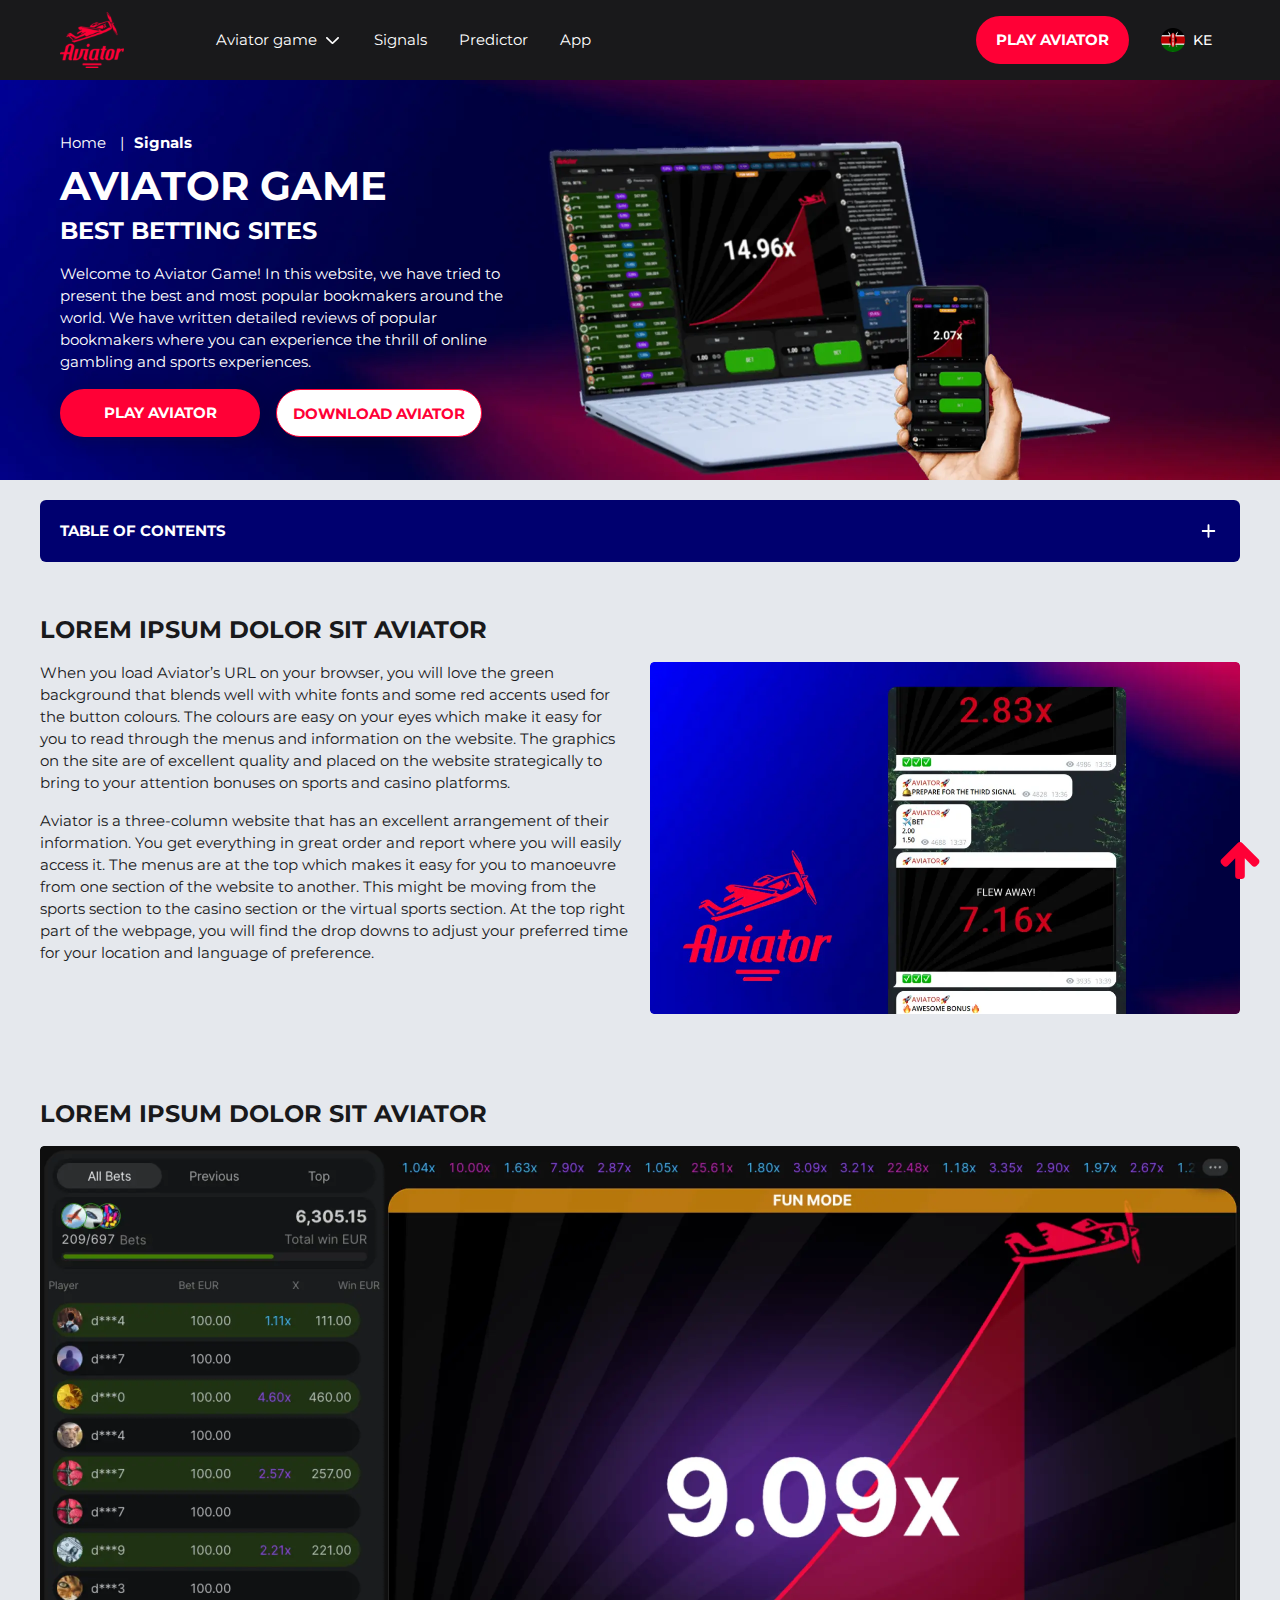
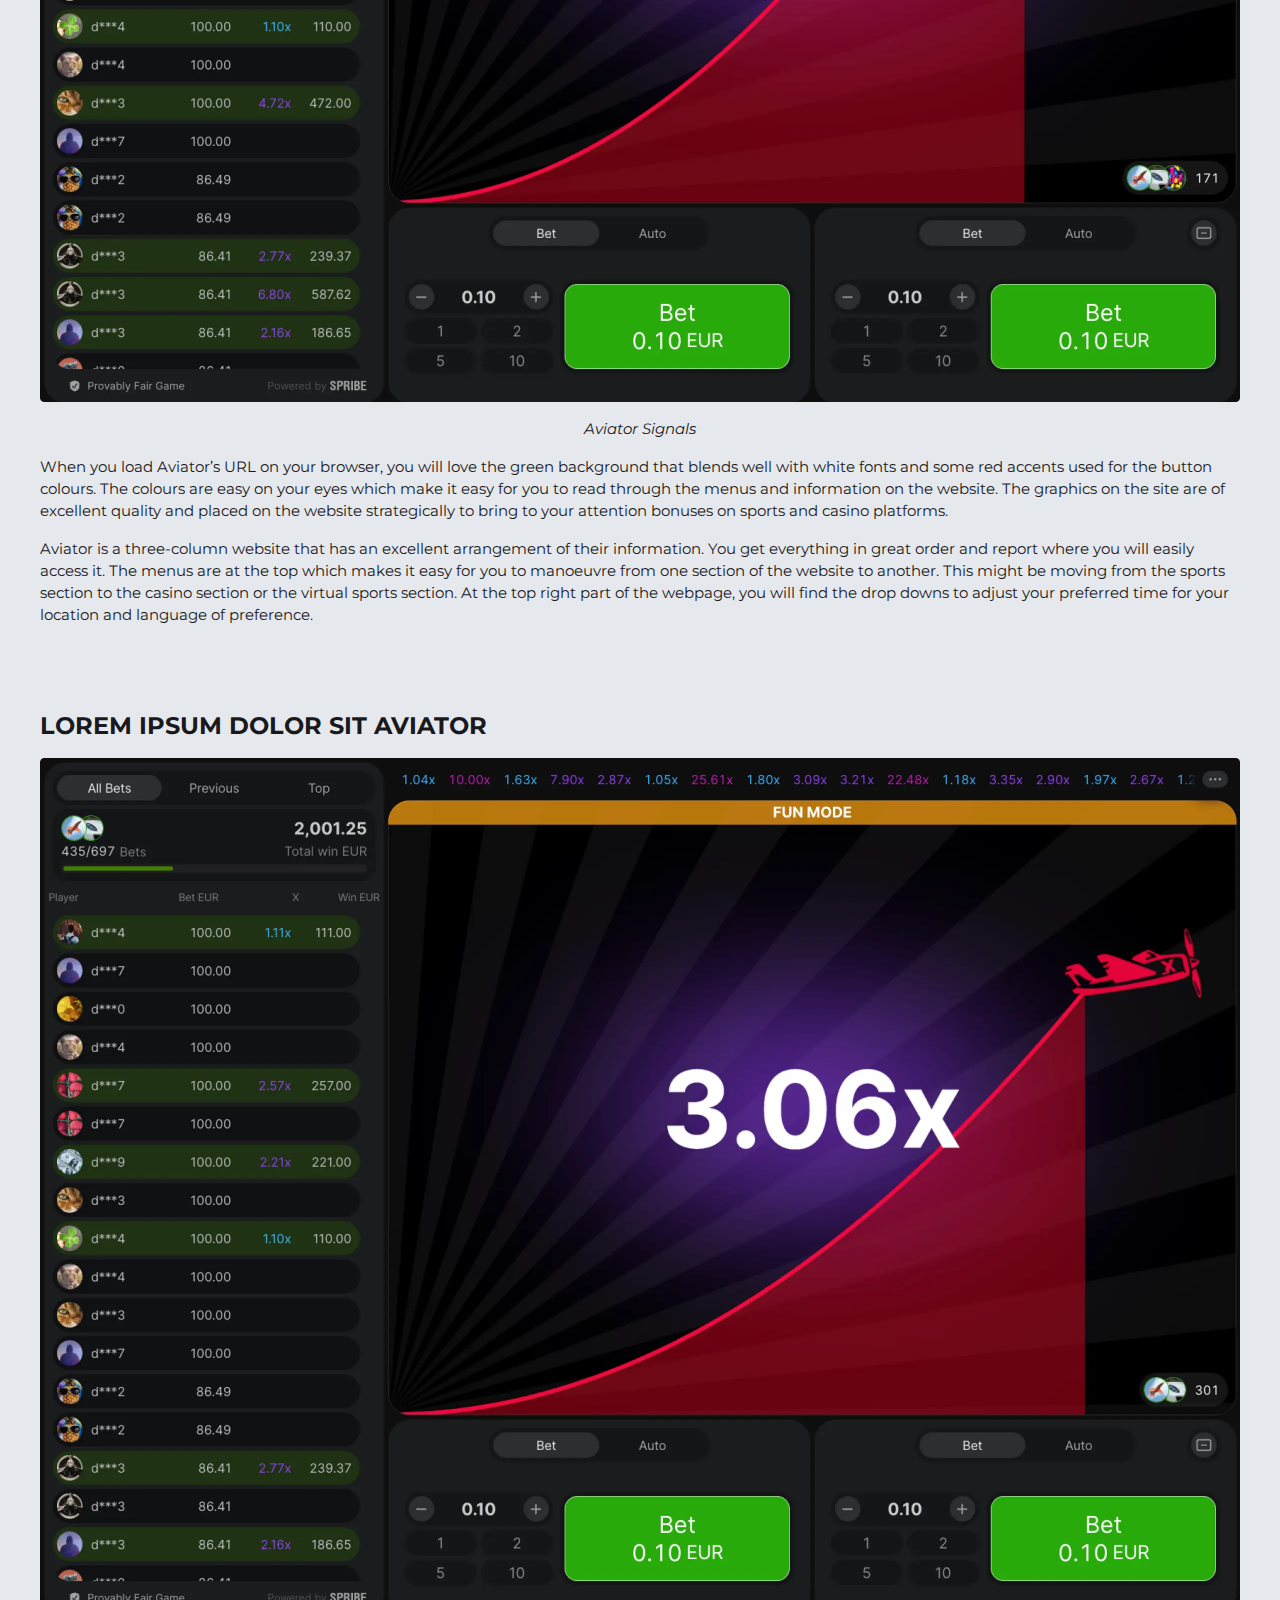
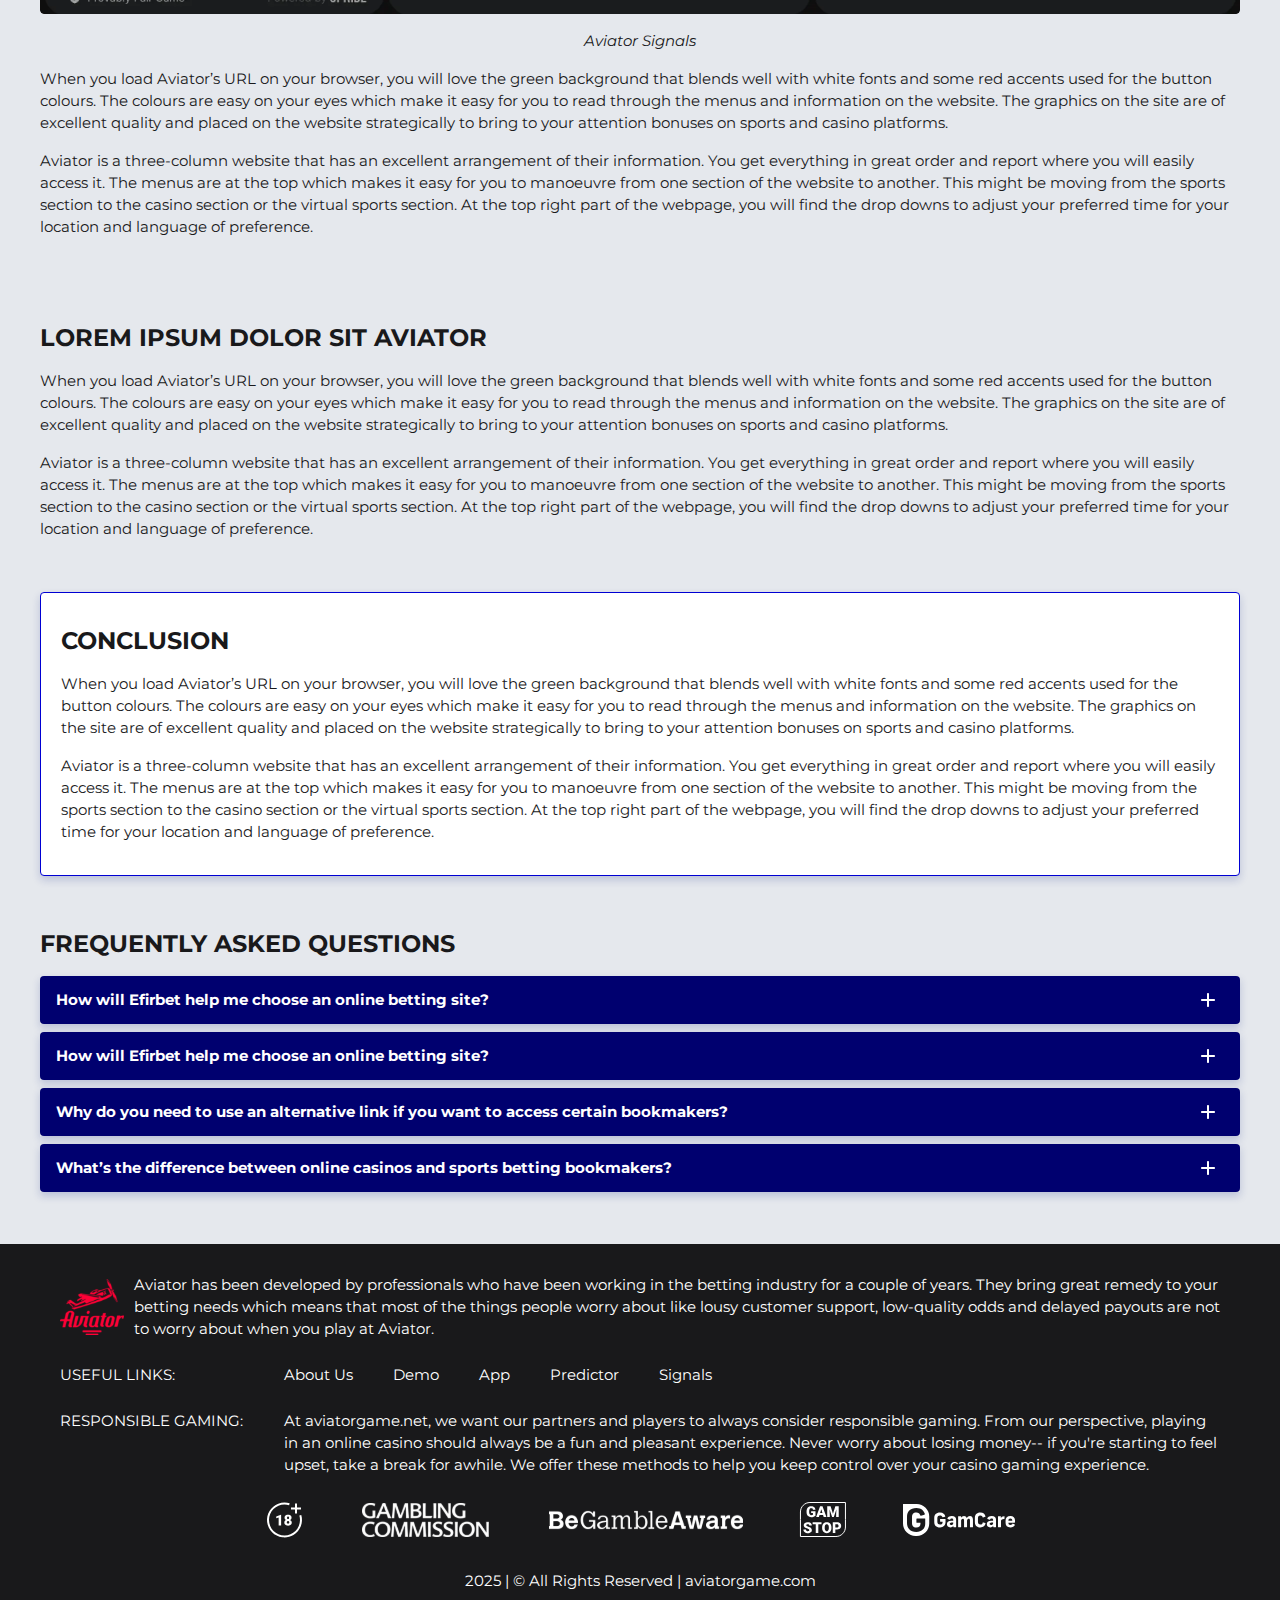
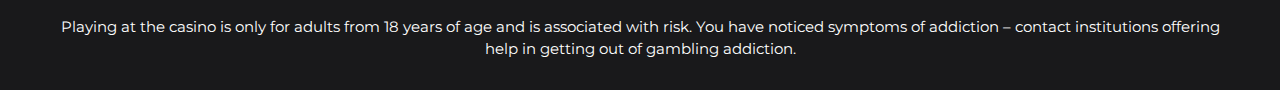
<file: signals.html>
<!DOCTYPE html>
<html lang="ke">
  <head>
    <meta charset="UTF-8" />
   
    <meta name="viewport" content="width=device-width, initial-scale=1.0" />
    <title>AVIATOR GAME
BEST BETTING SITES</title>
    <meta name="description" content />
    <meta property="og:site_name" content />
    <meta property="og:title" content />
    <meta property="og:type" content="website" />
    <meta property="og:url" content />
    <meta property="og:image" content />
    <meta property="og:image:alt" content />
    <meta property="og:locale" content="ke" />
    <meta property="og:description" content />
    <link rel="preconnect" href="https://fonts.googleapis.com" />
    <link rel="preconnect" href="https://fonts.gstatic.com" crossorigin />
   <link href="https://fonts.googleapis.com/css2?family=Montserrat:wght@100;200;300;400;500;600;700;800;900&display=swap" rel="stylesheet">

    <link rel="stylesheet" href="./css/reset.css" />
    <link rel="stylesheet" href="./css/main.css" />
    <link rel="stylesheet" href="./css/media.css"/>
    <link rel="icon" href="./images/logo.svg" type="image/x-icon"/>
    <script
    src="https://code.jquery.com/jquery-3.6.1.min.js"
    integrity="sha256-o88AwQnZB+VDvE9tvIXrMQaPlFFSUTR+nldQm1LuPXQ="
    crossorigin="anonymous"
  ></script>
  </head>
  <body>
    <header class="header">
      <section class="content header__content">
        <a href="./index.html" class="logo header__logo"
          ><img src="./images/logo.svg" alt="logo" title
        /></a>
        <button class="header__btn-menu" >
          <svg width="16px" height="16px" viewBox="0 0 16 16" xmlns="http://www.w3.org/2000/svg">
              <rect y="0" width="16" height="3" rx="1.5"></rect>
              <rect y="6.5" width="16" height="3" rx="1.5"></rect>
              <rect y="13" width="16" height="3" rx="1.5"></rect>
            </svg>
        </button>

          <nav class="menu header__menu">
            <ul class="header__menu-list">
                
              <li>
                <div class="header__menu-wrapper">
                <div class="js-button-expander js-button-expander--menu" >
                <a href="#" >
                <span>Aviator game</span>
              </a>
              </div>
              <div class="header__menu-wrap js-expand-content js-expand-content--menu">
                <ul class="header__menu-wrap-list">
                  <li>
                    <a href="./demo.html">
                    <span>Demo</span>
                  </a></li>
                 
                </ul>
              </div>
              </div>
               <a href="#" class="header__menu-item">
                <span>Aviator game</span>
              </a>
              </li>
              
              <li>
                <a href="./signals.html">
                Signals
                </a>
              </li>
               <li>
                <a href="./predictor.html">
              Predictor
                </a>
              </li> <li>
                <a href="./app.html">
                App
                </a>
              </li> 
              <li >
             <a href="./demo.html">Demo</a>
            </li>
             
            </ul>
            <div class="header__button header__button-menu " >
              <a href="#" class="button  button__login-menu">Play Aviator</a>
              
            </div>
           
          </nav>
            <a href="#" class="button button__login">Play Aviator</a>
           
           
            
            
              <div class="header__language">
                <div class="header__flag-wrap">
                  <a class="header__country" href="#">
                    <span><img src="./images/flag.png" alt=" Flag" title /></span>
                    <span>ke</span>
                  </a>
                </div>
                
              </div>  
      </section>
    </header>
     <main class="main home">
      <section class="content hero">
           
            <div class="background background-page">
              <img src="./images/signals/bg-signals.webp" alt="hero" title />
              
            </div>
            <div class="hero__wrapper hero__wrapper-main">
              <div class="hero__data">
                  <ul
              class="breadcrumbs"
             
            >
              <li
                
              >
                <a href="#" >
                  <span >Home</span></a
                >
                
              </li>
              <li
               
              >
                <a href="#" >
                  <span >Signals</span></a
                >
                
              </li>
            </ul>
                <h1 class="title general hero__title">
                 AVIATOR GAME
                </h1>
                <p class="hero__subtitle">BEST BETTING SITES</p>
                <p>Welcome to Aviator Game! In this website, we have tried to present the best and most popular bookmakers around the world. We have written detailed reviews of popular bookmakers where you can experience the thrill of online gambling and sports experiences.</p>
                
                <div class="hero__buttons">
                  <a href="#" class="button  hero__button">Play Aviator</a>
                <a href="#" class="button  hero__button">Download Aviator</a>
                </div>
              </div>
             
            </div>
          </section>
      <section class="main__wrap">
         
       <section class="content__wrapper ">

          
          <section class="content menu-review__content">
                <div class="menu__review-desk menu__review-content">Table of Contents
</div>
                <ul class="menu__review menu__review-list">
                    <li><a href="#">The Best Sites to Play Aviator Game</a></li>
                    <li><a href="#">What is Aviator Online?</a></li>
                    <li><a href="#">Best Websites to Play Aviator</a></li>
                    <li><a href="#">How to Start Play Aviator</a></li>
                    <li><a href="#">Aviator Demo</a></li>
                    <li><a href="#">Differences Between Aviator Game in Different Casinos</a></li>
                    <li><a href="#">Aviator Strategies</a></li>
                    <li><a href="#">Aviator Predictor</a></li>
                    <li><a href="#">Aviator App</a></li>
                    <li><a href="#">Legality of Aviator Game</a></li>
                    <li><a href="#">Aviator Reviews</a></li>
                    <li><a href="#">Responsible Gaming</a></li>
                    <li><a href="#">Conclusion</a></li>
                    <li><a href="#">FAQ</a></li>
                </ul>
             
          
          </section>
          <section class="content article">
             <h2 class="title high article__title">Lorem Ipsum Dolor Sit Aviator</h2>
            <div class="article__wrap">
                <div class="artilce__content">
               
          
            <p>
              When you load Aviator’s URL on your browser, you will love the green background that blends well with white fonts and some red accents used for the button colours. The colours are easy on your eyes which make it easy for you to read through the menus and information on the website. The graphics on the site are of excellent quality and placed on the website strategically to bring to your attention bonuses on sports and casino platforms.
            </p>

            <p>
             Aviator is a three-column website that has an excellent arrangement of their information. You get everything in great order and report where you will easily access it. The menus are at the top which makes it easy for you to manoeuvre from one section of the website to another. This might be moving from the sports section to the casino section or the virtual sports section. At the top right part of the webpage, you will find the drop downs to adjust your preferred time for your location and language of preference.
            </p>
            </div>
             <div class="images images-banner">
                <img src="./images/signals/banner-signals.webp" alt="banner" title />
                 
              </div>
            </div>
          </section>
         
               <section class="content article">
            <h2 class="title high article__title">Lorem Ipsum Dolor Sit Aviator</h2>
            <div class="images">
                <img src="./images/signals/image6.webp" alt="banner" title />
                 <p class="images__title">Aviator Signals</p>
              </div>
            <p>
              When you load Aviator’s URL on your browser, you will love the green background that blends well with white fonts and some red accents used for the button colours. The colours are easy on your eyes which make it easy for you to read through the menus and information on the website. The graphics on the site are of excellent quality and placed on the website strategically to bring to your attention bonuses on sports and casino platforms.
            </p>
  
            <p>
             Aviator is a three-column website that has an excellent arrangement of their information. You get everything in great order and report where you will easily access it. The menus are at the top which makes it easy for you to manoeuvre from one section of the website to another. This might be moving from the sports section to the casino section or the virtual sports section. At the top right part of the webpage, you will find the drop downs to adjust your preferred time for your location and language of preference.
            </p>
           
          </section>
              <section class="content article">
            <h2 class="title high article__title">Lorem Ipsum Dolor Sit Aviator</h2>
            <div class="images">
                <img src="./images/signals/image7.webp" alt="banner" title />
                 <p class="images__title">Aviator Signals</p>
              </div>
            <p>
              When you load Aviator’s URL on your browser, you will love the green background that blends well with white fonts and some red accents used for the button colours. The colours are easy on your eyes which make it easy for you to read through the menus and information on the website. The graphics on the site are of excellent quality and placed on the website strategically to bring to your attention bonuses on sports and casino platforms.
            </p>

            <p>
             Aviator is a three-column website that has an excellent arrangement of their information. You get everything in great order and report where you will easily access it. The menus are at the top which makes it easy for you to manoeuvre from one section of the website to another. This might be moving from the sports section to the casino section or the virtual sports section. At the top right part of the webpage, you will find the drop downs to adjust your preferred time for your location and language of preference.
            </p>
           
          </section>
        
          <section class="content article">
            <h2 class="title high article__title">Lorem Ipsum Dolor Sit Aviator</h2>
            <p>When you load Aviator’s URL on your browser, you will love the green background that blends well with white fonts and some red accents used for the button colours. The colours are easy on your eyes which make it easy for you to read through the menus and information on the website. The graphics on the site are of excellent quality and placed on the website strategically to bring to your attention bonuses on sports and casino platforms.</p>
            <p>Aviator is a three-column website that has an excellent arrangement of their information. You get everything in great order and report where you will easily access it. The menus are at the top which makes it easy for you to manoeuvre from one section of the website to another. This might be moving from the sports section to the casino section or the virtual sports section. At the top right part of the webpage, you will find the drop downs to adjust your preferred time for your location and language of preference.</p>
          </section>
         
           <section class="content article article__conclusion">
            <h2 class="title high article__title">Conclusion</h2>
            <p>When you load Aviator’s URL on your browser, you will love the green background that blends well with white fonts and some red accents used for the button colours. The colours are easy on your eyes which make it easy for you to read through the menus and information on the website. The graphics on the site are of excellent quality and placed on the website strategically to bring to your attention bonuses on sports and casino platforms.</p>
            <p>Aviator is a three-column website that has an excellent arrangement of their information. You get everything in great order and report where you will easily access it. The menus are at the top which makes it easy for you to manoeuvre from one section of the website to another. This might be moving from the sports section to the casino section or the virtual sports section. At the top right part of the webpage, you will find the drop downs to adjust your preferred time for your location and language of preference.</p>
          </section>
          <section class="content faq">
            <h2 class="title high faq__title">Frequently Asked Questions</h2>
            <ul class="faq__list " >
              <li class="faq__item"  >
                <h3 class="title medium faq__subtitle js-button-expander"  >How will Efirbet help me choose an online betting site?
                 </h3>
                <div  class="faq__answer js-expand-content" >
                  <p  >
                   Aviator is a three-column website that has an excellent arrangement of their information. You get everything in great order and report where you will easily access it.
                  </p>
                </div>
              </li>
              <li class="faq__item"  >
                <h3 class="title medium faq__subtitle js-button-expander"  >How will Efirbet help me choose an online betting site?</h3>
                <div class="faq__answer js-expand-content" >
                  <p  >
                  Aviator is a three-column website that has an excellent arrangement of their information. You get everything in great order and report where you will easily access it.
                  </p>
                </div>
              </li> 
              <li class="faq__item" >
                <h3 class="title medium faq__subtitle js-button-expander" >Why do you need to use an alternative link if you want to access certain bookmakers?</h3>
                <div class="faq__answer js-expand-content">
                  <p >
                   Aviator is a three-column website that has an excellent arrangement of their information. You get everything in great order and report where you will easily access it.
                  </p>
                </div>
              </li> 
              <li class="faq__item"  >
                <h3 class="title medium faq__subtitle js-button-expander" >What’s the difference between online casinos and sports betting bookmakers?</h3>
                <div class="faq__answer js-expand-content" >
                  <p >
                   Aviator is a three-column website that has an excellent arrangement of their information. You get everything in great order and report where you will easily access it.
                  </p>
                </div>
              </li> 
            </ul>
          </section>
          
        </section> 
     
        <div class=""  onclick="scrollToTop()">
          <button class="main__arrow" id="scrollToTopBtn"></button>
        </div> 
        
      </section>
    </main> 
     <footer class=" footer ">
      <section class="content footer__content">
        <div class="footer__box">
          <img src="./images/logo.svg" alt="logo" title class="footer__logo">
          <p>Aviator has been developed by professionals who have been working in the betting industry for a couple of years. They bring great remedy to your betting needs which means that most of the things people worry about like lousy customer support, low-quality odds and delayed payouts are not to worry about when you play at Aviator.</p>
        </div>
<div class="footer__links">
  <p>Useful Links: </p>
  <ul>
    <li><a href="./about-us.html">About Us</a></li>
    <li><a href="./demo.html">Demo</a></li>
    <li><a href="./app.html">App</a></li>
    <li><a href="./predictor.html">Predictor</a></li>
    <li><a href="./signals.html">Signals</a></li>
  </ul>
</div>
<div class="footer__resp">
<p>Responsible Gaming:</p>
<div><p>At aviatorgame.net, we want our partners and players to always consider responsible gaming. From our perspective, playing in an online casino should always be a fun and pleasant experience. Never worry about losing money-- if you're starting to feel upset, take a break for awhile. We offer these methods to help you keep control over your casino gaming experience.</p>

</div></div>
<ul class="footer__cards">
  <li><a href="#"><img src="./images/footer/footer-icon1.svg" alt="card" title></a></li>
  <li><a href="#"><img src="./images/footer/footer-icon2.svg" alt="card" title></a></li>
  <li><a href="#"><img src="./images/footer/footer-icon3.svg" alt="card" title></a></li>
  <li><a href="#"><img src="./images/footer/footer-icon4.svg" alt="card" title></a></li>
  <li><a href="#"><img src="./images/footer/footer-icon5.svg" alt="card" title></a></li>
</ul>
<span class="footer__info">
  <span>2025</span>
  <span>|</span>
  <span>&copy; All Rights Reserved </span>
  <span>|</span>
  <span><a href="#">aviatorgame.com</a></span>
</span>
<p class="footer__text">Playing at the casino is only for adults from 18 years of age and is associated with risk. You have noticed symptoms of addiction – contact institutions offering help in getting out of gambling addiction.</p>
      </section>
    </footer>
    <script src="./js/arrowUp.js" defer></script>
    <script src="./js/sidebar.js" defer></script>
    <script src="./js/expander.js" defer></script>
    <script src="./js/mobile-menu.js" defer></script>
  
  </body>
</html>
</file>
<file: css/main.css>
html {
  -webkit-text-size-adjust: 100%;
  scroll-behavior: smooth;
}

body {
  display: block;
  position: relative;
  width: 100%;
  background: #E5E8ED;
  font-family: 'Montserrat', sans-serif;
  font-size: 15px;
  font-weight: 400;
  line-height: 22px;
  text-align: left;
  color: #19191B;
  overflow-x: hidden;
}

body.no-scroll {
  overflow: hidden;
}


.content {
  display: block;
  position: relative;
  width: 100%;
  max-width: 1200px;
  /* max-width: 100%; */
  /* overflow: hidden; */
  border-radius: 4px;
 
  padding: 32px 0;
  margin: 0 auto 20px auto;
}

h1,
h2,
h3,
h4,
.title {
  display: block;
  position: relative;
  font-size: 40px;
  font-weight: 700;
  line-height: 48px;
  text-align: center;
  color: #FFFFFF;
}

h1,
.title.general {
  text-transform: uppercase;
}

h2,
.title.high {
  display: flex;
  align-items: center;
  justify-content:flex-start;
  font-size: 24px;
  line-height: 32px;
  color: #19191B;
  text-transform: uppercase;
 
width: 100%;

margin-left: auto;margin-right: auto;



}


h3,
title.medium {
  font-size: 15px;
  line-height: 22px;
  text-align: left;
  text-transform: uppercase;
  color: #19191B;
}

article > *,
.article > *,
.desk > * {
  margin-top: 16px;
}

article > *:first-child,
.article > *:first-child,
.desk > *:first-child {
  margin-top: 0 !important;
}

article > h2,
.article > h2,
.desk > h2 {
  margin-top: 32px;
}

article > h3,
.article > h3,
.desk > h3 {
  margin-top: 16px;
}

.button {
  position: relative;

  min-width: 200px;
  height: 48px;
  border-radius: 48px;
 background: #FF0036;
  overflow: hidden;
  font-size: 15px;
  font-weight: 700;
  line-height: 22px;
  text-align: center;
  text-decoration: none;
  text-transform: uppercase;
  color: #ffffff;
  white-space: nowrap;
  cursor: pointer;
  padding: 13px 20px;
  margin: 0 auto;

  transition: all 0.5s;
}

.button:hover {
  background: #FFFFFF;
  color:#FF0036;
  

}

.header,
.main,
.footer {
  display: flex;
  position: relative;
  justify-content: space-between;
  align-items: center;

  max-width: 1600px;
  max-width: 100%;

  margin: 0 auto;
}

.background {
  display: block;
  position: absolute;
  bottom: 0;
  left: 0;
  height: 100%;
  width: 100%;
  overflow: hidden;
}

.background img {
  position: relative;
  width: 100%;
  height: 100%;
  object-fit: cover;
  object-position: 90%;
  
}

.images img {
  border-radius: 4px;
  width: 100%;
  height: 100%;
  overflow: hidden;
  display: block;
}


.faq {
  overflow-anchor: none;
}

/* -------------------HEADER---------------- */
.header {
  position: fixed;
  top: 0;
  left: 0;
  right: 0;
  width: 100%;
  z-index: 100;
 background: #19191B;

}

.header__content {
  position: relative;
  display: flex;
  flex-direction: row;
  align-items: center;
  justify-content: space-between;
  max-width: 1200px;
  max-height: 80px;
  border-radius: 0;
 background: #19191B;
  padding: 20px 0;
  margin: 0 auto;
}

.logo {
  display: block;
  position: relative;
  max-width: 64px;
  margin-right: 40px;
}

.logo img {
  display: block;
  position: relative;
  width: auto;
  max-height: 56px;
}

.logo:hover {
  transform: scale(1.1);
}
.header__menu {
  display: flex;
  white-space: nowrap;
  max-height: calc(100vh - 80px);
  /* overflow-y: auto; */
}

.header__menu-list {
  display: flex;
  justify-content: center;
  align-items: center;
  white-space: nowrap;
  flex: 1 1 auto;
  gap: 8px;
 
  border-radius: 60px;
  padding: 0 28px;
}
.header__menu-list li {
  display: block;
  padding: 0 12px;
}



.header__menu-list li a {
  display: inline-flex;
  position: relative;
  align-items: center;
  font-weight: 400;
  font-size: 15px;
  line-height: 22px;
  text-transform: none;
  color: #ffffff;
  transition: all 0.5s;
}

.header__menu-list a:hover {
  color:#FF0036;
}

.menu a {
  display: none;
}

span {
  display: inline-block;
}

.header__menu-list a img,
.header__flag img {
  width: 24px;
  height: 24px;
  vertical-align: middle;
}



.header__flag span:first-child {
  flex: 0 1 24px;
}

.header__flag {
  margin-left: 16px;
}

.button__login {
  margin-left: auto;
}

.button__login {
  min-width: 151px;
  /* background: #185a61; */
 
  margin: 0 0 0 auto;
}

.button__singup {
  margin: 0;
}


.header__country {
  display: flex;
  align-items: center;
  gap: 8px;
  border-radius: 20px;
  padding: 8px;
  margin-left: auto;
}

.header__language {
  margin-left: 24px;
}

.header__country span:last-child {
  color: #ffffff;
  font-weight: 500;
  font-size: 14px;
  line-height: 100%;
  text-transform: uppercase;
  transition: all 0.5s;
}
.header__country span:hover:last-child {
  color: #FF0036;
}

.header__country img,
.header__flag-link img {
  width: 24px;
  height: 24px;
  vertical-align: middle;
}

.header__menu-list li {
  display: block;
  text-align: left;
  transition: all 0.5s;
}

.header__menu-list li:first-child a::after{
  content: '';
  display: block;position: absolute;
  width: 20px;height: 20px;
  right: 0;
  top: 50%;
  transform: translateY(-50%);
  background: url(../images/header-arrowDown.svg) no-repeat center center / contain;
  transition: transform 0.5s ease;
}



.header__menu-list li:first-child:hover a::after{
transform: translateY(-50%) rotate(180deg);
}




.header__menu-wrap{
  
  display: none;
  width: 100%;
  text-align: center;
  position: absolute;
  left: 0;
  top: 40px;
  height: auto;
 background: #19191B;
  border-radius: 0 0 8px 8px;
  padding: 8px 10px;
  
z-index: 100;
overflow-y:hidden;
}
.header__menu-list > li {
  position: relative;
}

.header__menu-wrap ul li:nth-last-child(-n+1){
  display: block;
}

.header__menu-list li .header__menu-wrap ul li a{
  color:#FFFFFF;
  padding-right: 12px;
  display: flex;
  justify-content: center;
}

.header__menu-list li .header__menu-wrap ul li a:hover{
color: #FF0036;
}

.header__menu-list li .header__menu-wrap ul li a::after{
  display: none;
}

.header__menu-wrap.js-expand-content.expanded {
  height: auto;
}

li.active .header__menu-wrap{
display: flex;
  gap: 8px;
}



.js-button-expander.active a::after {
 
filter: brightness(0) saturate(100%) invert(49%) sepia(92%) saturate(474%) hue-rotate(59deg) brightness(98%) contrast(97%);

 
  filter: brightness(0) saturate(100%) invert(21%) sepia(97%) saturate(7464%) hue-rotate(-6deg) brightness(108%) contrast(115%);
}





.header__menu-list .header__menu-item{
  display: none;
}

.header__menu-list li:first-child .header__menu-item{
  padding-left: 0;
}
.header__menu-list li:first-child .header__menu-item::after {
  display: none;
}

.header__menu-wrap-list li a{
  font-size: 13px;
  line-height: 128%;font-weight: 400;
  text-transform: capitalize;
}

.header__menu-list li:first-child a{
  padding: 0 25px 0 12px;
}

.header__menu-list li:last-child{
  display: none;
}

.header__menu-list li a {
  display: block;
  color: #ffffff;
  font-weight: 400;
  padding: 10px 0;
}

.header__menu li a:hover {
  color: #FF0036;
}

.sidebar__country span {
  display: inline-block;
}

.sidebar__country-menu img {
  width: 24px;
  height: 24px;
  vertical-align: middle;
  margin-right: 10px;
}

.header__country.active {
  border-bottom-right-radius: 0;
  border-bottom-left-radius: 0;
}

.header__btn {
  display: none;
}

.header__flag-menu.active {
  display: block;
}

.header__flag-menu ul li + li {
  margin-top: 8px;
}

.header__flag-link:last-child span {
  font-weight: 500;
  color: #ffffff;
  text-transform: uppercase;
}

/* ----------- */

.header__btn-menu {
  display: block;
  flex: 0 1 auto;
  min-width: 0;
  border: 1px solid #ffffff;
  border-radius: 10px;
  background: #19191B;
  padding: 12px;
  margin-left: 8px;
  order: 3;
}

svg {
  position: relative;
  fill: #ffffff;
  line-height: 1;
  vertical-align: 1;
}

/* ------------------ MAIN------------- */
.main.home {
  display: flex;
  flex-direction: column;
  /* margin-bottom: 60px; */
}

.main__wrap {
  display: flex;
  flex-direction: column;
  position: relative;
  flex: 1 1 100%;
  justify-content: center;
  align-items: stretch;
  max-width: 1600px;
  padding: 20px 30px;
  padding:  20px 30px;
  margin: 0 auto;
}

/*--------------------MAIN__SIDEBAR-------------- */


.menu__review-desk {
  position: relative;background: #00006F;
  font-weight: 700;
  font-size: 15px;
  line-height: 22px;
  text-transform: uppercase;
  color: #ffffff;

  padding: 6px 12px;
}



.menu__review li {
  position: relative;
  padding: 8px 16px;
}



.menu__review li {
  padding: 8px 20px;
  transition: all 0.5s;
}


.menu__review li a {
  position: relative;
  color:#19191B;
  font-weight: 400;
  font-size: 15px;
  line-height: 22px;
  
}




.menu__review-content::after {
  content: "";
  position: absolute;
  right: 20px;
  top: 50%;
  transform: translateY(-50%);
  width: 23px;
  height: 23px;
  background: url(../images/faq-plus.svg) no-repeat center
    center / contain;
  transition: transform 0.3s ease-in-out;
}



.menu__review-content.active::after {
  background: url(../images/faq-minus.svg) no-repeat center
    center / contain;
  transform: translateY(-50%) rotate(180deg);
}


.menu-review__content {
  
  padding: 0;
  margin-bottom: 20px;
  background: transparent;
  cursor: pointer;
}

.menu__review-content {
  position: relative;

  color: #ffffff;
  padding: 20px 50px 20px 20px;
  border-radius: 6px;
}



.menu__review-content.active {
  border-bottom-left-radius: 0;
  border-bottom-right-radius: 0;
  border-bottom: 1px solid #f1f3f5;
}

.menu__review li a {
  position: relative;
  display: flex;
  transition: all 0.5s;
}

.menu__review li:hover a {
  color:#FF0036;
  font-weight: 700;
  
}

.menu__review li:hover a::before {
  background: #2E9344;
}

.menu__review{
   background: #ffffff;


}
.menu__review.active {
  display: block;

  border-radius: 0 0 6px 6px;
}
.menu__review-list {
  padding: 0;
}
.menu__review-list li {
  padding: 8px 16px;
}
.content__wrapper {
  
 position: relative;
  flex: 0 1 calc(100% - 240px * 2 - 10px * 2);
  flex:1 1 100%;
}




.sidebar__wrap {
  max-height: 158px;
  border-bottom-left-radius: 6px;
  border-bottom-right-radius: 6px;
  background: #ffffff;
  margin-bottom: 10px;
}


/* -----------hero ----------- */


.hero {
  padding: 0;
  min-height: 400px;
  height: auto;max-width: 100%;
  display: flex;
  background: none;
  align-items: center;
  padding:  30px;
   padding-left: calc(50% - 600px);
  padding-right: calc(50% - 600px);
  margin-top: 80px;
  margin-bottom: 0;
  
}

.hero__wrapper {
  display: flex;
  align-items: center;
 
}

.hero__data {
  display: block;
  text-align: left;
  position: relative;
  max-width: 500px;

  border-radius: 6px;
  padding: 12px 20px;
}

.hero__title {
 
  text-align: left;
}

.hero__data .hero__title span {
  font-size: 32px;
  font-weight: 700;
  line-height: 120%;
  color: #ffffff;
}

.hero__data p {
  color: #ffffff;
  text-align: left;
   margin-top: 16px;
}

.hero__data .hero__subtitle{
  font-weight: 700;font-size: 24px;line-height: 32px;
  margin-top: 5px;
}
.hero__rating {
  display: flex;
  font-weight: 700;
  align-items: center;
  justify-content: left;
  text-transform: uppercase;
  color: #ffffff;
  margin-top: 16px;
}

.hero__rating span{
  white-space: nowrap;
}
.hero__data .hero__rating span {
  font-weight: 700;
}
.hero__rating p {
  margin-right: 10px;
  font-weight: 700;
  margin-top: 0;
}
.hero__buttons{
  display: flex;
  gap: 16px;
  margin-top: 16px;
}
.hero__button {
  display: inline-block;
 font-size: 15px;line-height: 22px;
  background: #FF0036;

  box-shadow: 0px 4px 18px 0px #0e181140;
  padding: 13px 16px;
 
  margin-left: 0;margin-right: 0;
 
}

.hero__button:last-child{
  color: #FF0036;
  background: #FFFFFF;
  border: 1px solid #FF0036;

}

.hero__button:last-child:hover{
background: #FF0036;
color: #FFFFFF;

}
.hero__data span {
  font-size: 15px;
  font-weight: 400;
  line-height: 18px;

  color: #ffffff;
}

.hero__data .hero__span {
  display: block;

  font-size: 10px;
  line-height: 150%;
  color: #ffffff;
  text-align: left;
  margin-left: 15px;
}

/* ----------sites------------ */
.sites{
  padding: 32px 0;
  background: none;
}

.sites__title,.slider__title{
  margin-bottom: 16px;
}
.angled-numbered-list {
  counter-reset: item;
  list-style: none;
  display: flex;
  flex-direction: column;
  gap: 8px;
  padding: 0;
  margin: 0;
}

.angled-numbered-list li {
  position: relative;
  border: 1px solid #0000D3;
  background: #fff;
  border-radius: 8px;
  overflow: hidden;
  box-shadow: 0px 4px 8px 0px #14268633;

}

.angled-numbered-list li  ul li{
  box-shadow: none;
  display: flex;align-items: center;gap: 5px;
  box-shadow: none;
  border:none;
}

.angled-numbered-list li  ul li img{
  width: 20px;height: 20px;
}
.angled-numbered-list .number-label {
  counter-increment: item;
  position: absolute;
  top: 0;
  left: 0;
  width: 40px;
  height: 40px;
 background: #0000D3;
  clip-path: polygon(0 0, 100% 0, 0 100%);
  color: #fff;
  font-weight: bold;
  font-size: 15px;
  display: flex;
  align-items: flex-start;
  justify-content: flex-start;
  padding: 4px 8px;
  content: counter(item);
}

.angled-numbered-list .number-label::before {
  content: counter(item);
}

.card-content {
  display: flex;
  align-items: center;
  
  gap: 20px;
  padding: 20px;
}

.card-content img {
  width: 112px;
 
  height: auto;
}

.card-content .info {
  width: 50%;
  
  display: flex;
  flex-direction: column;
  font-size: 16px;
 
}
.info__wrap{
  display: flex;
  gap: 4px;
  

}

.card-content-text{
  font-weight: 700;
  width: 100%;
}

.ratings__img{
  display: flex;
}

.ratings__img img{
  width: 20px;
  height: 20px;
}

.sites__buttons{
  display: flex;
flex-direction: column;
  gap:8px;
}

.sites__btn{
  min-width: 151px;
  height: 40px;
  padding: 9px 12px;

}

.sites__btn:hover{
  transform: scale(1.1);
  background: #FF0036;
color: #ffffff;
}

.sites__btn:last-child{
  color: #19191B;
  background: none;
  text-decoration: underline;
  text-transform: capitalize;
  font-weight: 400;
}
.site__btn{
  display: block;width: max-content;
  background: #FFFFFF;
border: 1px solid #FF0036;
color: #FF0036;
  margin-left: auto;margin-right: auto;
  margin-top: 16px;
}

.site__btn:hover{
transform: scale(1.1);
}

/* --------------------features----------- */

.features{
  background: none;
  padding: 0;
}
.features__content {
  display: flex;
  gap: 20px;
}
.features__wrap {
  display: flex;
  flex-direction: row;
  gap: 20px;
  width: 100%;
}

.features__title {
  margin-bottom: 16px;
}
.features__list{
  display: flex;
  flex-direction: column;
  gap: 16px;
}

.features__list li {
  position: relative;
display: flex;align-items: center;
gap: 20px;
  padding: 15px 20px ;
}

.features__table tr,
.features__list li {
  color:#19191B;
  border-radius: 6px;
  background: #FFFFFF;
border: 1px solid #00006F;
  
}


.features__table {
  border-collapse: separate;
  display: flex;
  gap: 20px;


}

.features__table tr {
  font-weight: 700;
  display: flex;
  padding: 15px 20px;
}

.features__table tr td:last-child {
  font-weight: 400;
  padding-left: 5px;
}

.features__table td {
  width: 50%;
}
.features__list li img{
   width: 24px;
  height: 24px;
}
.features__group{
  display: flex;
  flex-direction: column;
  width: 100%;
  gap: 2px;
}
/* ---------slider---------- */
.sliders{
  background: none;
  padding: 32px 0;
}
.slider {
  position: relative;
  max-width: 100%;
  margin: 0px auto;
  /* overflow: hidden; */
 
}

.slides-wrapper {
  overflow: hidden;
}

.slides {
  display: flex;
  transition: transform 0.5s ease;
}

.slide {
  flex: 0 0 25%;
  max-width: 25%;
  box-sizing: border-box;
  padding:0 6px;
}
.slide img {
  width: 100%;
  display: block;
  border-radius: 8px;
}

/* Стрелки */
button.prev,
button.next {
  position: absolute;
  top: 50%;
  transform: translateY(-50%);
  background: none;
  border: none;
  cursor: pointer;
  padding: 0;
  width: 32px;
  height: 32px;
  z-index: 10;
}

button.prev {
  left: -30px; /* вынос за пределы слайдера */
}

button.next {
  right: -30px;
}

button img {
  width: 100%;
  height: auto;
}

/* -------------banner---------------- */

.banner {
  display: flex;
  align-items: center;flex-direction: column;
  justify-content: center;
  overflow: hidden;
  min-height: 400px;
  background: none;
  padding: 20px;
  margin-bottom: 0;
}
.banner__wrap{
  padding: 0;
  background: none;
}

.banner__info {
  display: block;
  position: relative;
/* 
  width: 450px; */
  text-align: center;
  border-radius: 6px;
  padding: 12px 20px;
  z-index: 3;
}

.banner__info .banner__title {
  flex-direction: column;
  line-height:32px;
  font-size: 24px;
  color: #ffffff;
  align-items: center;
  text-align: center;
  text-transform: uppercase;
  border: none;
  background: none;
  padding: 0;
  margin-bottom: 16px;
}
.banner__info .banner__subtitle {
  font-size: 80px;line-height: 88px;font-weight: 700;
  color:#FF0036;
  text-transform: uppercase;
  margin-bottom: 20px;
}
.banner__info .banner__title::after {
  display: none;
}

.banner__footnote,.banner__footnote span {
  font-size: 18px;
  font-weight: 700;
  line-height: 100%;
  color:#FFffff;
  text-transform: none;
  margin-top: 10px;
}
.banner__footnote{
  margin-top: 0;
}

.banner__button,
.article .button {
  display: inline-block;
  margin-right: 0;
  min-width: 214px;
      margin-left: auto;
    margin-right: auto;
    display: block;
    width: max-content;

  z-index: 3;
  margin-top: 20px;
}

.banner__button:hover {
  border: 1px solid #ffffff;
  transform: scale(1.1);
}


.background .banner__img {
  top: 0;
  left: 0;
  position: absolute;
  z-index: 2;
}

.images-banner,.artilce__content{
  width: 50%;
}

.artilce__content p + p{
  margin-top: 16px;
}

/* ----------------review------------- */
.article__wrap{
  display: flex;
  gap: 20px;
}
.article {
  display: flex;
  flex-direction: column;
}
.article ul li {
  position: relative;
  padding-left: 15px;
}

.article ul li + li {
  margin-top: 8px;
}

.article ul li::before,
.article .article__list li::before {
  content: "";
  position: absolute;
  left: 0;
  top: 50%;
  transform: translateY(-50%);
  width: 4px;
  height: 4px;
  border-radius: 50%;
  background: #282b30;
}

.article .article__list li::before {
  width: 3px;
  height: 3px;
  border-radius: 50%;
}

.article .button,
.ratings__button {
 
  display: block;
  width: max-content;
  min-width: 200px;
  margin: 16px auto 0 0;
  background: #ff4949;
}
.article .button:hover,
.ratings__button:hover {
  background: #2e9344;
}

.article a:not(.button) {
  color: #4ea522;
}

/* для нумерованного списка */

.article ol {
  counter-reset: ol;
  position: relative;
}

.article ol li {
  counter-increment: ol;
  position: relative;
  padding-left: 20px;
}

.article ol li::before {
  content: counter(ol) ".";
  display: inline-block;
  position: absolute;
  font: inherit;
  font-weight: 400;
  color: inherit;
  left: 0;
  top: 50%;
  transform: translateY(-50%);
}

.images__title{
  text-align: center;
  font-style: italic;
  margin-top: 16px;
}

.article__conclusion{
  background: #FFFFFF;
box-shadow: 0px 4px 8px 0px #14268633;

  border: 1px solid #0000D3;
  padding: 32px 20px;
}

/* ----------faq----------------------- */

.faq{
  background: none;
  padding: 32px 0;
}
.content:last-child{
  margin-bottom: 0;
}
.faq__subtitle {
  position: relative;
  font-weight: 700;
  font-size: 15px;
  line-height:22px;
  text-align: left;
background: #00006F;

  border-radius: 4px;
  color: #ffffff;
  cursor: pointer;
  text-transform: none;
  padding: 13px 60px 13px 16px;
}

.faq__list li + li {
  margin-top: 8px;
}

.faq__title {
  margin-bottom: 16px;
}

.faq__subtitle::after {
  content: "";
  display: block;
  position: absolute;
  top: 50%;
  transform: translateY(-50%);
  right: 20px;
  width: 24px;
  height: 24px;
  background: url(../images/faq-plus.svg) no-repeat center center / contain;
  transition: transform 0.3s ease-in-out;
}

.faq__subtitle.active::after {
  background: url(../images/faq-minus.svg) no-repeat center center / contain;
  transform: translateY(-50%) rotate(180deg);
}

.faq__item {
  position: relative;
  box-shadow: 0px 4px 8px 0px #14268633;

}

.faq__subtitle.active {
  background: #0000D3;

  border-bottom-right-radius: 0;
  border-bottom-left-radius: 0;
}

.faq__answer {
  position: relative;
  color: #19191B;
  padding: 13px 16px;
  border-radius: 4px;
 background: #ffffff;

  border-top: none;
  border-top-left-radius: 0;
  border-top-right-radius: 0;
}

.js-expand-content {
  display: none;
  overflow: hidden;
}

.js-expand-content.expanded {
  height: 100%;
}

/* ---------main__arrow------ */
.main__arrow {
  display: block;
  position: fixed;
  width: 40px;
  height: 40px;
  right: 20px;
  
  border-radius: 50%;
  bottom: 20px;
  background: url(../images/ArrowUp.svg) no-repeat center center / contain;
  z-index: 100;
}

/* ------------footer----------------- */
.footer {
  display: flex;
  position: relative;

  background: #19191B;

}

.footer__content {
  
  padding: 30px 20px ;
  background: transparent;
  color: #ffffff;
  display: flex;
  flex-direction: column;
  gap: 24px;
}

.footer__box{
  display: flex;
  align-items: center;
  gap: 10px;
}

.footer__links,.footer__resp{
  display: flex;
  width: 100%;
  gap: 24px;
}

.footer__links p,.footer__resp p{
  text-transform: uppercase;flex: 0 0 200px;
}

.footer__resp div p{
  
  text-transform: none;
}
.footer__links ul{
  display: flex;gap: 40px;
  flex-direction: row;
  flex-wrap: wrap;
}

.footer__links ul li a{
  color:inherit;
  transition: all 0.5s;
}

.footer__links ul li a:hover{
  color: #FF0036;
}

.footer__cards{
  display: flex;
  flex-wrap: wrap;
  justify-content: center;gap: 56px;
}

.footer__cards a{
  display: block;
  transition: all 0.5s;
}

.footer__cards a:hover{
  transform: scale(1.1);
}
.footer__info{
  text-align: center;
}

.footer__info span a{
  color:inherit;
}

.footer__text {
  text-align: center;
}


/* -------------- page------------- */
.breadcrumbs {
  display: flex;
  text-align: center;
  justify-content: left;
  /* margin-bottom: 12px; */
  white-space: nowrap;
}

.breadcrumbs li:not(:last-child) a {
  padding-left: 0;
}

.breadcrumbs li a span {
  font-weight: 400;
  color: #ffffff;
  padding: 10px;
}

.breadcrumbs li:first-child a:hover span {
  color: #2e9344;
}

.breadcrumbs li:last-child a span {
  font-weight: 700;
  cursor: default;
}

.breadcrumbs li:first-child a span {
  padding-left: 0;
}

.breadcrumbs > li:not(:last-child):after {
  content: "|";
  position: relative;
  color: #ffffff;
}



.main-page.home {
  
  display: block;
}

.main__wrap-page {
  justify-content: flex-start;
  padding:  20px 30px;
}

.home .hero__page {
  position: relative;
  width: 100vw;
  display: flex;
  justify-content: start;
  align-items: center;
  background: linear-gradient(
    to right,
    rgba(23, 25, 35, 0.8) 100%,
    rgba(23, 25, 35, 0.6) 40%,
    rgba(23, 25, 35, 0.2) 70%,
    rgba(23, 25, 35, 0.8) 80%
  );
  padding-top: 24px;
  padding-bottom: 24px;
  padding-left: calc(50% - 492px);
  padding-right: calc(50% - 492px);
  margin-top: 80px;
}

.content__wrapper-page {
  top: 0;
  margin-right: 0;
}

/* demo */
.demo{
  background: none;
  padding: 0;
}
.demo__game-wrapper {
    width: 100%;
}

.demo__button {display: block;

    min-width: 231px;
    width: max-content;
    margin-top: 16px;
    margin-left: auto;margin-right: auto;
    margin-bottom: 20px;
}

.demo__games {
    width: 100%;
    min-height: 70vh;
    border-radius: 4px;
}

.author{
  background: none;
  padding:32px 0;
}
.author__list{
  display: flex;
  flex-direction: column;
  gap: 16px;
}

.author__list li{
  display: flex;
  align-items: center;
  gap: 20px;
  background: #FFFFFF;
border-radius: 4px;
padding:  20px;}

.author__list li img{
  width: 120px;height: 120px;display: block;
}
.author__info h2{
  font-size: 15px;
  text-transform: capitalize;
}

.author__info p + p {
  margin-top: 8px;
}

.author__title{
  margin-bottom: 16px;
}
</file>
<file: css/media.css>
@media screen and (max-width: 480px) {
  .content {
    margin-left: 0;
    margin-right: 0;
  }
}

/* ----------------header------------------- */

@media screen and (max-width: 1281px) {
  .header__btn-menu.active {
    background:#19191B;
  }

  .header__content {
    padding: 20px;
  }
}

@media screen and (min-width: 1211px) {
  .header__btn-menu {
    display: none;
  }
}

@media screen and (max-width: 1211px) {
  .header__btn-menu svg {
    display: block;
    margin: 0;
  }
}

@media screen and (max-width: 1211px) {
  .header__btn-menu svg rect {
    transform-origin: 50% 50%;
    transition: all 0.5s;
  }
}

@media screen and (max-width: 1211px) {
  .header__btn-menu.active svg rect:nth-child(1) {
    x: -2px;
    y: 6px;
    width: 20px;
    transform: rotate(225deg);
  }

  .header__btn-menu.active svg rect:nth-child(3) {
    opacity: 0;
  }

  .header__btn-menu.active svg rect:nth-child(2) {
    x: -2px;
    y: 6px;
    width: 20px;
    transform: rotate(135deg);
  }

  .header__menu-list li:first-child a {
    padding: 0;
  }

  .header__menu-list li:last-child

 {
    display: block;
}
}

@media screen and (max-width: 1211px) {
  .header__menu {
    position: fixed;
    top: 80px;
    left: 0;
    width: 100%;
    height: 0;
    overflow: hidden;
    background:#19191B;
    text-align: center;
    z-index: 100;
    transition: height 0.5s ease, opacity 0.5s ease;
    opacity: 0;
    padding: 20px 50px;
    overflow-y: auto;
    display: block;
  }

  .header__menu.active {
    display: block;
    height: 100vh;
    opacity: 1;
  }

  .header {
    z-index: 101;
  }

  
}

@media screen and (max-width: 1211px) {
  .header__menu ul {
    display: flex;
    flex-direction: column;
    justify-content: center;
    text-align: center;
    margin-bottom: 16px;
    gap: 5px;
    background: none;
  }

  .header__menu ul li {
    font-size: 15px;
    white-space: nowrap;
    padding: 5px;
  }

  .header__menu ul li + li {
    margin-top: 5px;
  }

  .menu ul li:not(:last-child) {
    margin-right: 0;
  }

  .logo {
    margin-right: auto;
  }

  /*  */
.header__menu-list li a{
padding: 0;
}
    .header__menu-list li:last-child a{
    padding-right: 0;
  }
  .header__menu-list li:last-child a::after,.header__menu-wrapper{
    display: none;
  }
  .header__menu-list .header__menu-item {
  display: block;
}
}

@media screen and (max-width: 1125px) {
  .hero__data{
    background: rgba(0, 0, 0, 0.5);
    border-radius: 4px;
    margin-left: 20px;
    padding: 20px;
    margin-right: 20px;
  }

  
}


@media screen and (max-width: 1098px) {

  button.prev {
    left: -20px;
}

.article__wrap {
  flex-direction: column;
}
.images-banner, .artilce__content {
    width: 100%;}

button.next {
    right: -20px;
}
.slide {
    flex: 0 0 33.333%;
    max-width: 33.333%;
}}

@media screen and (max-width: 1089px) {
  .card-content {
    flex-direction: column;
  }

  .main__wrap {
    padding: 20px;
  }

   .angled-numbered-list {
    display: grid;
    grid-template-columns: repeat(3,1fr);
    
  }

  .card-content .info {
    align-items: center;
    width: 100%;
  }

  .card-content ul{
    flex-direction: column;
    display: flex;align-items:  center;
  }

  .card-content-text {
    text-align: center;
  }
}


@media screen and (max-width: 876px) {
  .angled-numbered-list {
   
    grid-template-columns: repeat(2,1fr);
  }

  .main__wrap {
    padding:  16px;
  }

  .footer__cards{
    gap: 32px;
  }
}

@media (max-width: 768px) {
  .slide {
    flex: 0 0 50%;
    max-width: 50%;
  }

      button.prev {
        left: -18px;
    }
        button.next {
        right: -18px;
    }
    .author__list li {
      flex-direction: column;
      align-items: flex-start;
    }
}




@media screen and (max-width: 620px) {
  .features__table tr {
    flex-direction: column;
    text-align: center;
  }
  .features__table td {
    width: 100%;}
}
@media screen and (max-width: 520px) {
  .hero__buttons {
    flex-direction: column;
   align-items: center;
  }
  .hero__rating {
    justify-content: center;
  }
  .footer__box,.footer__links, .footer__resp  {
    flex-direction: column;
    align-items: center;
  }
  .footer__links p, .footer__resp p{    flex: 0}

  .angled-numbered-list {
   
    grid-template-columns: repeat(1,1fr);
  }
      .footer__links ul{
        justify-content: center;
      }

 .footer__resp div p {
  text-align: center;
 }

  .footer__links ul {
    gap: 20px;
  }
  .background img {
    object-position: 85%;
  }

  .background-page img{
    object-position: 80%;
  }

  .hero__title ,.hero__data .hero__subtitle,.hero__data p{
    text-align: center;
  }
  .breadcrumbs {
    justify-content: center;
  }

  .hero__button {
    width: max-content;
  }

  .button__login {
    display: none;
  }

  .header__button-menu .button__login-menu{
    display: block;
    width: max-content;
  }
}

@media (max-width: 480px) {
  .slide {
    flex: 0 0 100%;
    max-width: 100%;
  }

  h2, .title.high {
    font-size: 22px;
  }

  .hero__title {
    font-size: 36px;
    line-height: 40px;
  }

  .banner__info .banner__subtitle {
    font-size: 50px;
    line-height: 50px;
  }
}

@media (max-width: 375px) {
  .hero__title {
    font-size: 32px;}
    .card-content ul {
      align-items: flex-start;
    }
}
</file>
